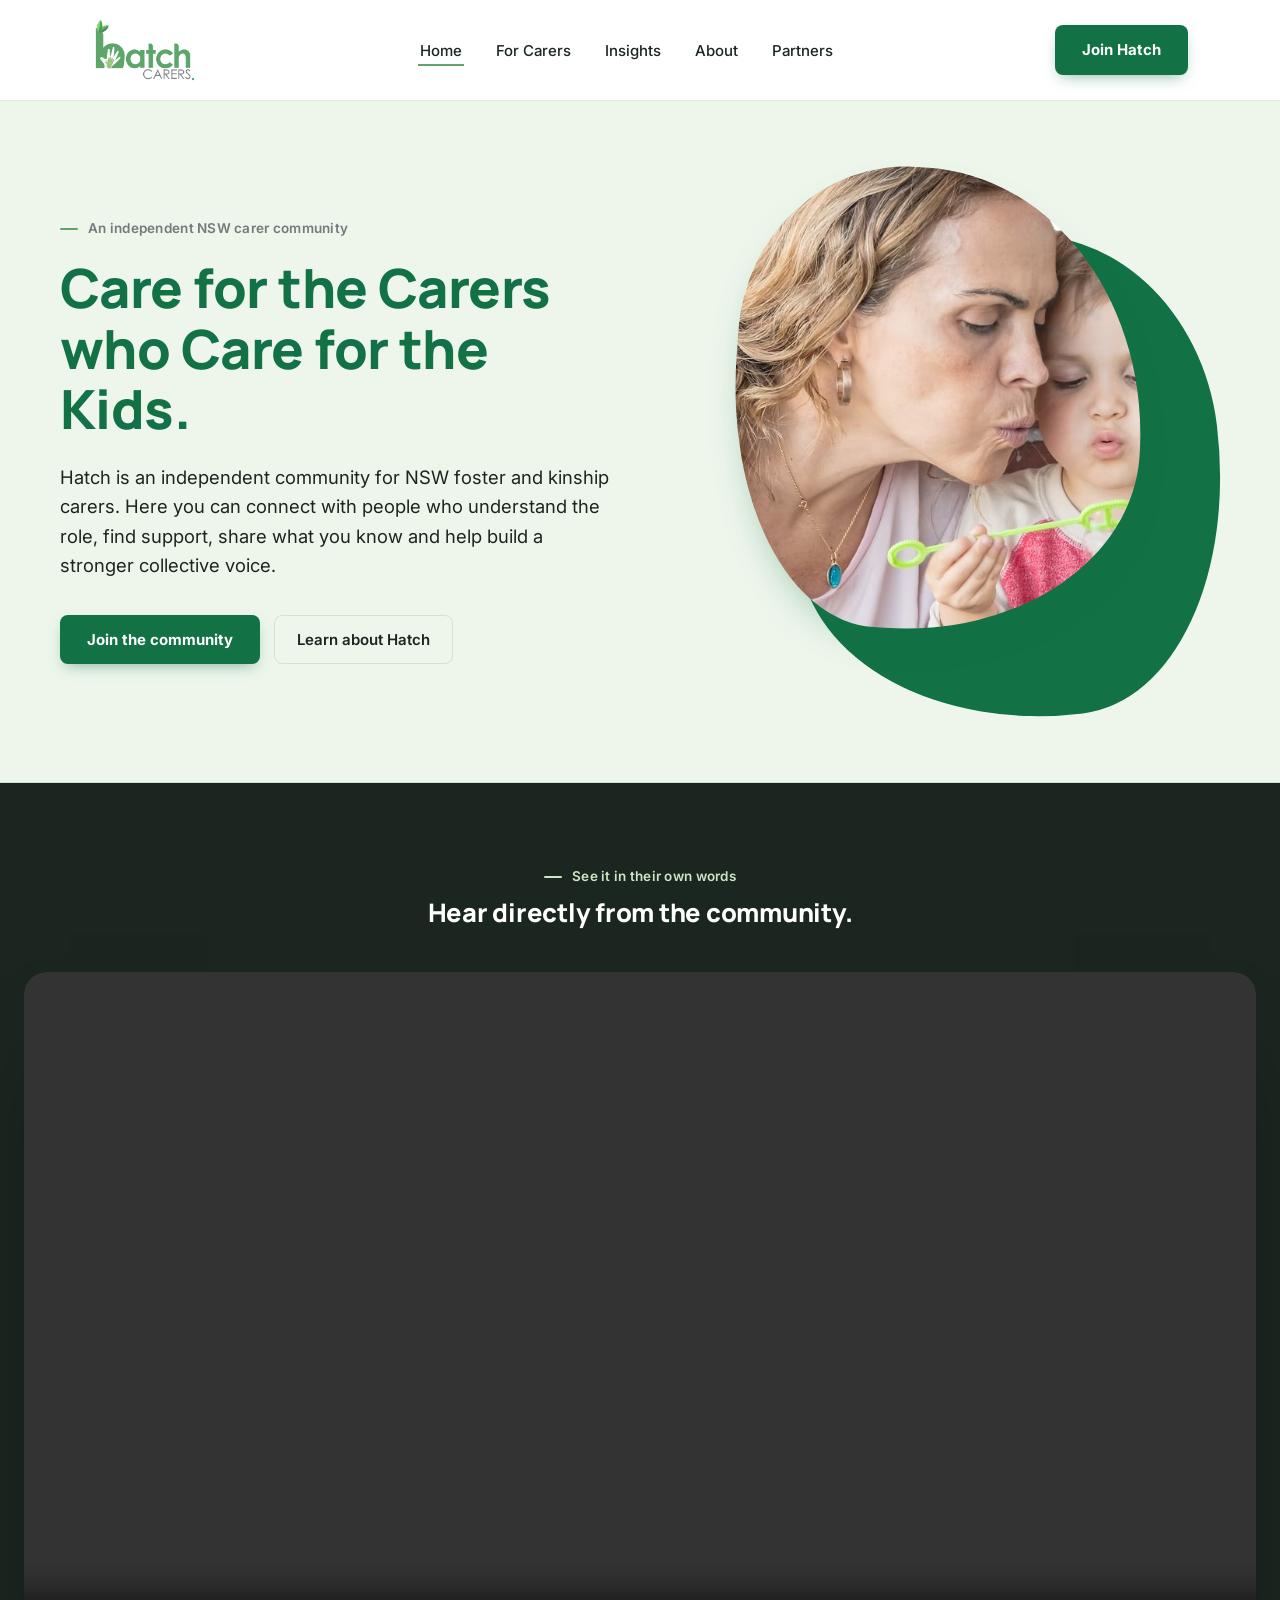
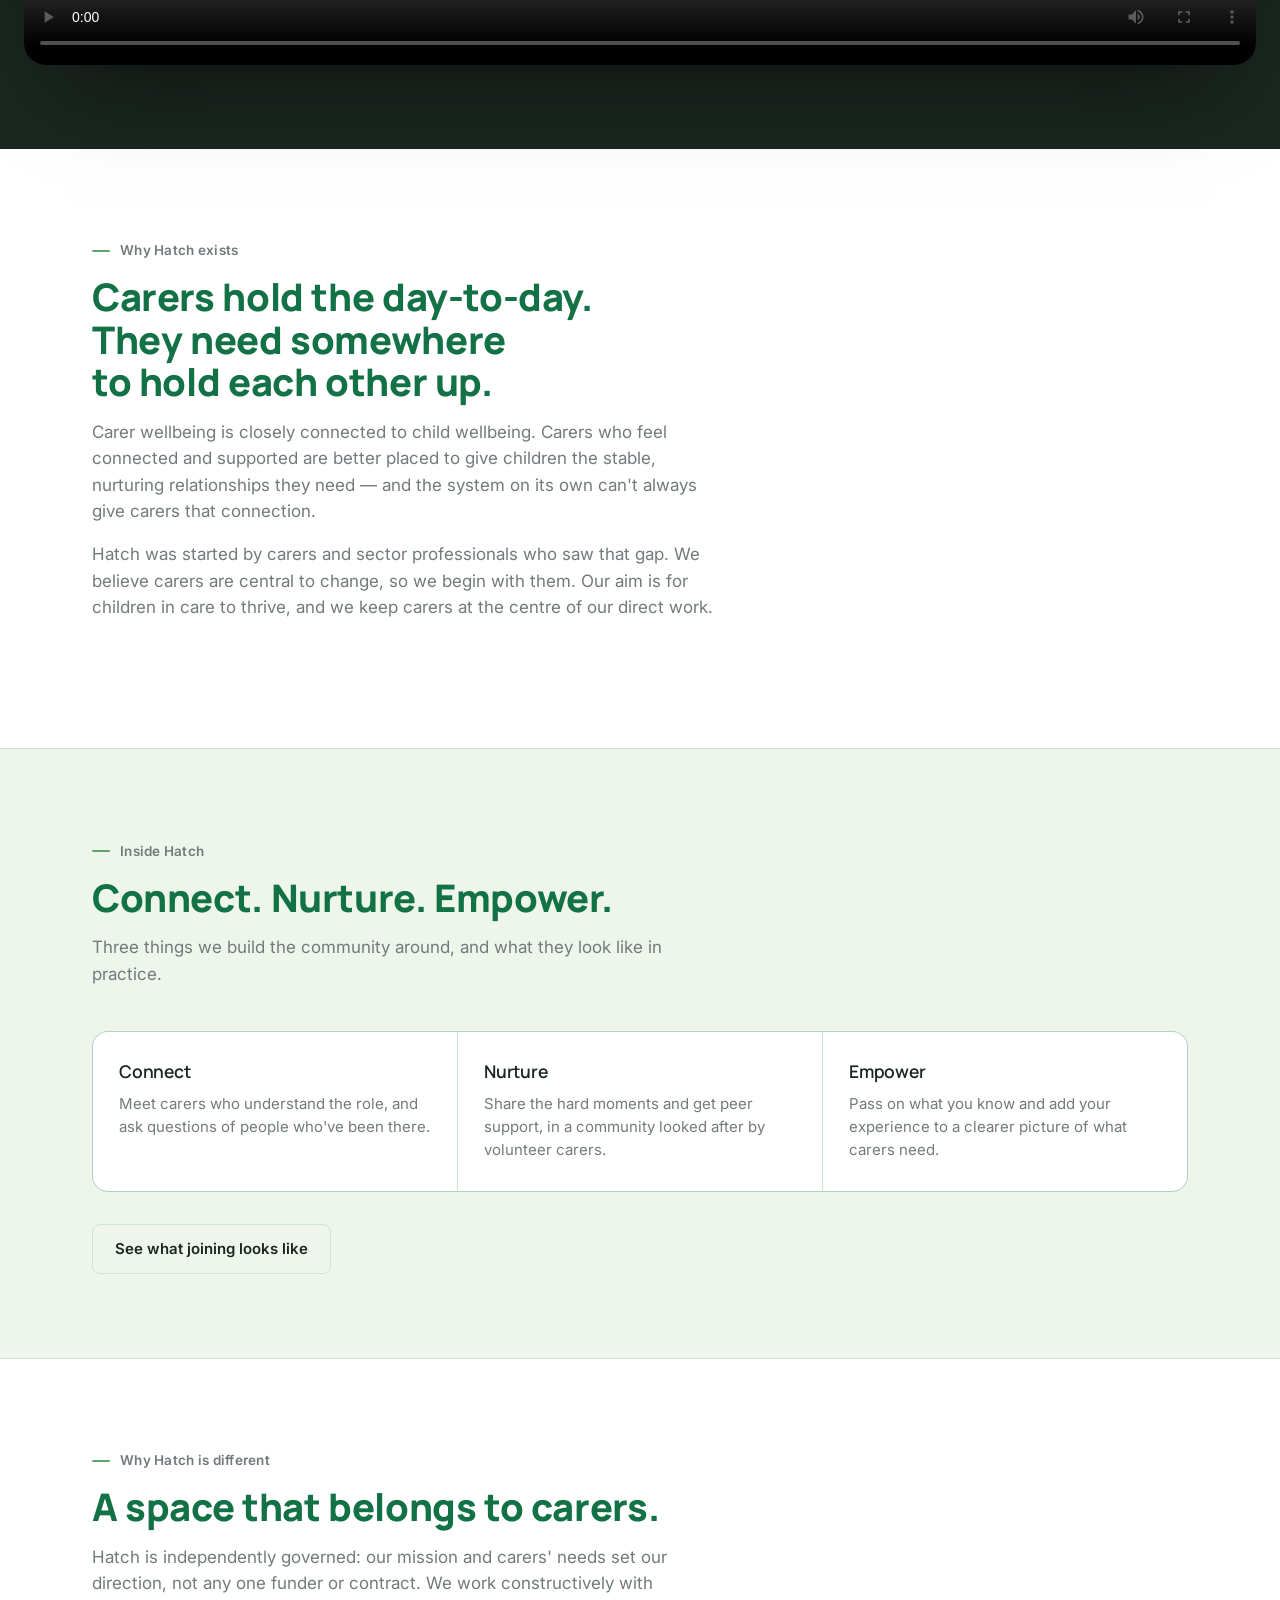
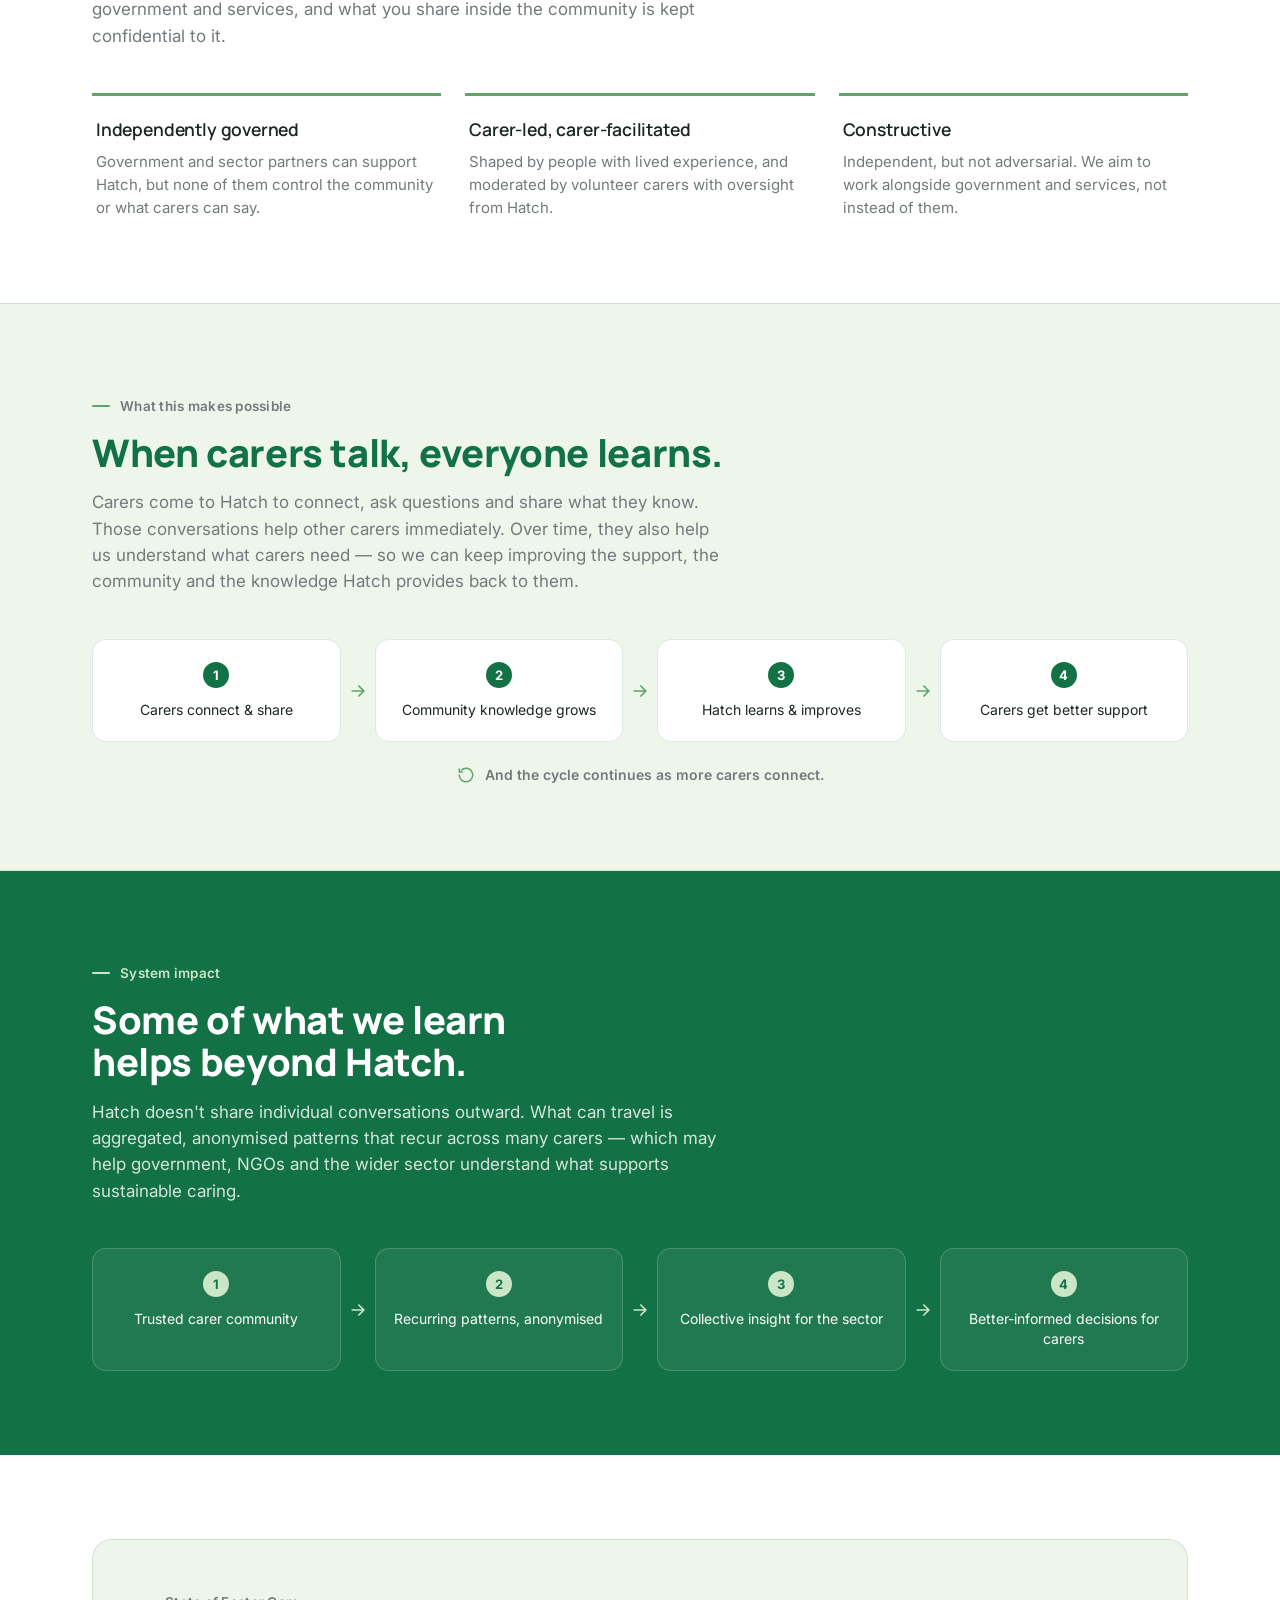
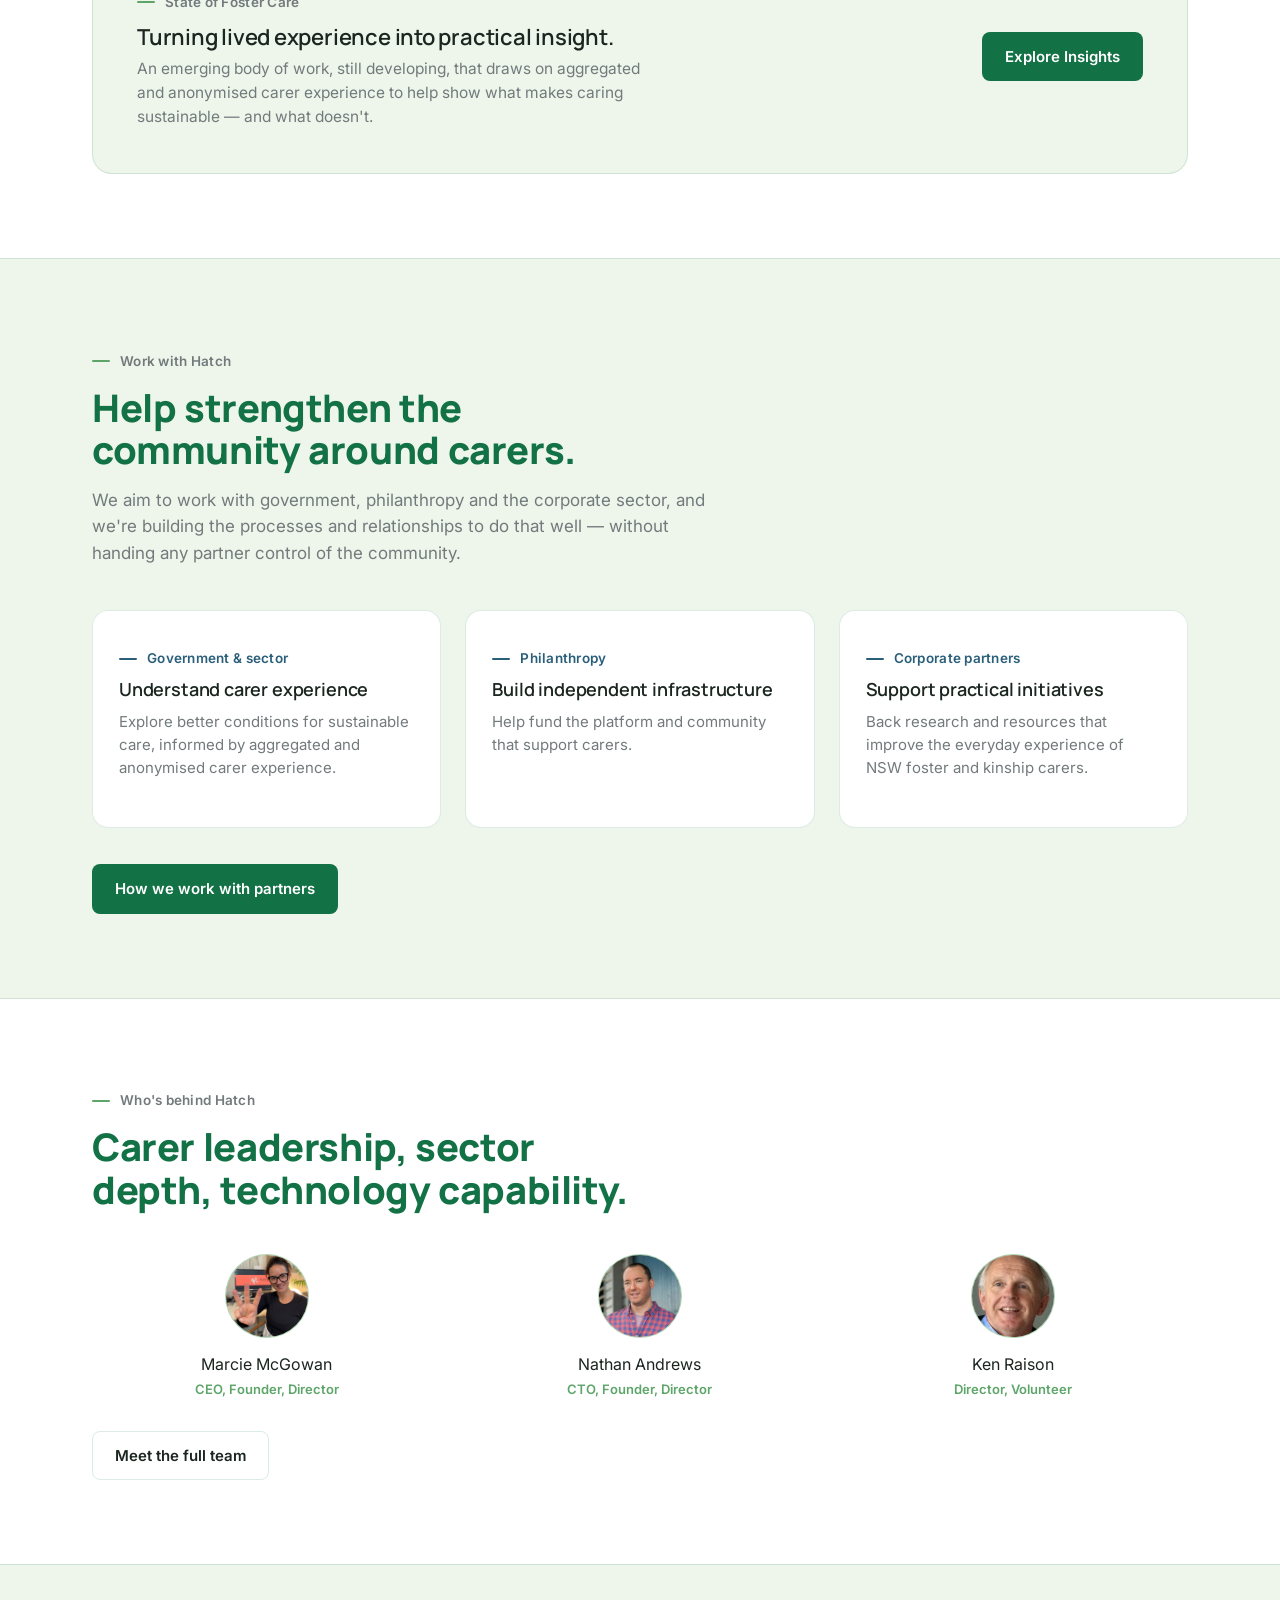
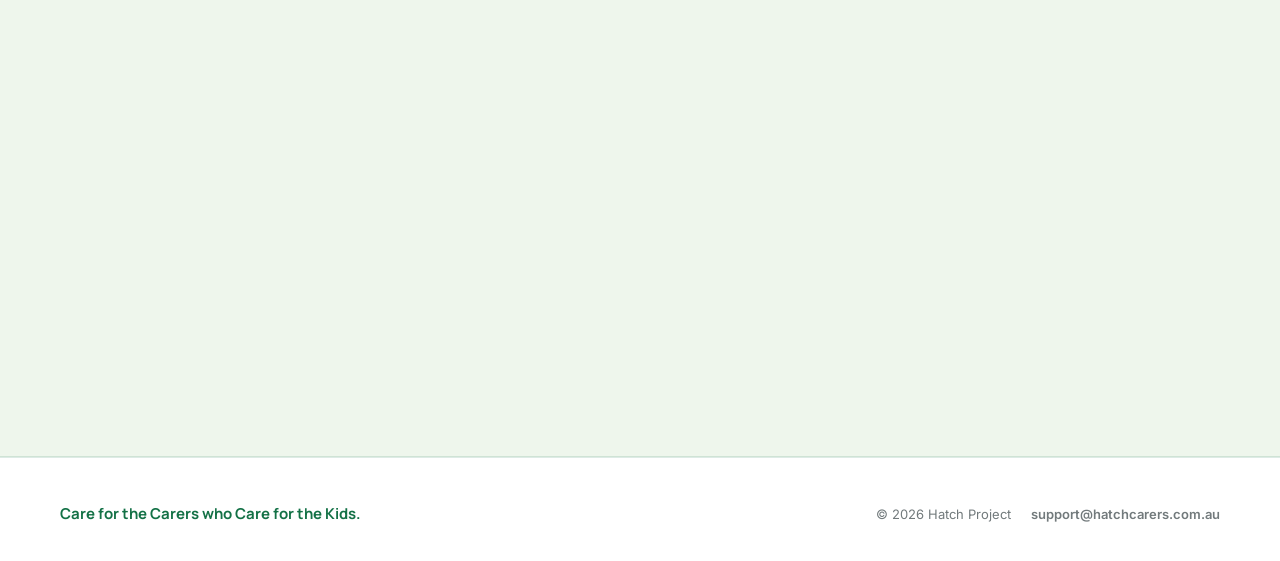
<file: index.html>
<!DOCTYPE html>
<html lang="en">
<head>
<meta charset="UTF-8">
<meta name="viewport" content="width=device-width, initial-scale=1.0">
<title>Hatch Carers — Care for the Carers who Care for the Kids</title>
<meta name="description" content="Hatch is an independent community for NSW foster and kinship carers. Connect with people who understand the role, find support, share what you know and help build a stronger collective voice.">
<link rel="preconnect" href="https://fonts.googleapis.com">
<link rel="preconnect" href="https://fonts.gstatic.com" crossorigin>
<link href="https://fonts.googleapis.com/css2?family=Manrope:wght@600;700;800&family=Inter:wght@400;500;600&display=swap" rel="stylesheet">
<link rel="stylesheet" href="assets/site.css">
<style>
  /* ---------- homepage-only hero ---------- */
  .hero{
    position:relative;
    padding:88px 32px 96px;
    overflow:hidden;
    background:var(--sage-tint);
    border-bottom:1px solid var(--line);
  }
  .hero-grid{
    max-width:var(--max); margin:0 auto;
    display:grid; grid-template-columns:1.1fr 0.9fr;
    gap:56px; align-items:center;
    position:relative; z-index:2;
  }
  .hero h1{ font-size:clamp(34px, 4.6vw, 54px); max-width:15ch; }
  .hero-lede{ margin:24px 0 0; font-size:18.5px; color:var(--ink); max-width:46ch; line-height:1.6; }
  .hero-ctas{ display:flex; gap:14px; margin-top:34px; flex-wrap:wrap; }

  /* ---------- hero photo (two-blob treatment, as approved) ---------- */
  .hero-blob-shadow{
    position:absolute;
    top:10%; left:9%; right:-7%; bottom:-7%;
    background:var(--forest);
    border-radius:58% 42% 39% 61% / 61% 44% 56% 39%;
    transform:rotate(-7deg);
  }
  .hero-blob-photo{
    position:absolute;
    top:-4%; left:-4%; right:11%; bottom:11%;
    border-radius:42% 58% 61% 39% / 39% 61% 42% 58%;
    overflow:hidden;
    transform:rotate(4deg);
    box-shadow:0 18px 40px -18px rgba(19,113,70,0.45);
  }
  .hero-blob-photo img{
    position:absolute; inset:0;
    width:100%; height:100%;
    object-fit:cover; object-position:50% 32%;
    transform:rotate(-4deg) scale(1.22);
  }

  /* ---------- feature video: the human heart of the page ---------- */
  .feature-video{
    background:var(--ink);
    padding:76px 0 84px;
  }
  .feature-video .eyebrow{ color:var(--sage); }
  .feature-video .eyebrow::before{ background:var(--sage); }
  .feature-video h2{ color:#fff; margin-top:12px; }
  .feature-video-stage{
    width:calc(100% - 48px);
    max-width:1400px;
    margin:44px auto 0;
    aspect-ratio:16/9;
    border-radius:22px;
    overflow:hidden;
    background:#000;
    box-shadow:0 50px 90px -45px rgba(0,0,0,0.6);
  }
  .feature-video-stage video{
    display:block; width:100%; height:100%; object-fit:cover;
  }
  @media (max-width:700px){
    .feature-video-stage{ width:100%; border-radius:0; box-shadow:none; }
    .feature-video{ padding:56px 0 64px; }
  }

  @media (max-width: 980px){
    .hero-grid{ grid-template-columns:1fr; }
    .organic-figure{ max-width:320px; margin:0 auto; order:-1; }
  }
  @media (max-width: 760px){
    .hero{ padding:52px 20px 64px; }
  }
</style>
</head>
<body>

<a href="#main" class="skip-link">Skip to content</a>

<header>
  <nav class="nav">
    <a href="index.html" class="logo-link" aria-label="Hatch Carers, home">
      <img src="assets/hatch-logo.png" alt="Hatch Carers">
    </a>

    <button class="nav-toggle" id="navToggle" aria-expanded="false" aria-controls="navLinks" aria-label="Toggle menu">
      <svg viewBox="0 0 24 24" fill="none" stroke-width="2" stroke-linecap="round"><line x1="3" y1="6" x2="21" y2="6"/><line x1="3" y1="12" x2="21" y2="12"/><line x1="3" y1="18" x2="21" y2="18"/></svg>
    </button>

    <ul class="nav-links" id="navLinks">
      <li><a href="index.html" aria-current="page">Home</a></li>
      <li><a href="for-carers.html">For Carers</a></li>
      <li><a href="insights.html">Insights</a></li>
      <li><a href="about.html">About</a></li>
      <li><a href="partners.html">Partners</a></li>
    </ul>

    <div class="nav-cta">
      <a href="join.html" class="btn btn-primary btn-cta">Join Hatch</a>
    </div>
  </nav>
</header>

<main id="main">

  <!-- ================= 1. WHO WE ARE ================= -->
  <section class="hero">
    <div class="hero-grid">
      <div>
        <span class="eyebrow">An independent NSW carer community</span>
        <h1 style="margin-top:18px;">Care for the Carers who Care for the Kids.</h1>
        <p class="hero-lede">
          Hatch is an independent community for NSW foster and kinship carers. Here you
          can connect with people who understand the role, find support, share what you
          know and help build a stronger collective voice.
        </p>
        <div class="hero-ctas">
          <a href="join.html" class="btn btn-primary btn-cta">Join the community</a>
          <a href="about.html" class="btn btn-ghost">Learn about Hatch</a>
        </div>
      </div>

      <div class="organic-figure">
        <div class="hero-visual">
          <div class="hero-blob-shadow"></div>
          <div class="hero-blob-photo">
            <img src="assets/hatch-hero-photo.jpg" alt="">
          </div>
        </div>
      </div>
    </div>
  </section>

  <!-- ================= VIDEO ================= -->
  <section class="feature-video">
    <div class="wrap-narrow" style="text-align:center;">
      <span class="eyebrow" style="justify-content:center;">See it in their own words</span>
      <h2>Hear directly from the community.</h2>
    </div>
    <div class="feature-video-stage reveal">
      <video
        controls
        preload="metadata"
        playsinline
        src="https://video.wixstatic.com/video/26561e_5443d78ac1c54747a25dea208c7080bf/1080p/mp4/file.mp4">
        Your browser doesn't support embedded video.
        <a href="https://video.wixstatic.com/video/26561e_5443d78ac1c54747a25dea208c7080bf/1080p/mp4/file.mp4">Watch it here instead.</a>
      </video>
    </div>
  </section>

  <!-- ================= 2. WHY HATCH EXISTS ================= -->
  <section id="why-hatch">
    <div class="wrap">
      <div class="section-head reveal">
        <span class="eyebrow">Why Hatch exists</span>
        <h2>Carers hold the day&#8209;to&#8209;day. They need somewhere to hold each other up.</h2>
        <p>
          Carer wellbeing is closely connected to child wellbeing. Carers who feel
          connected and supported are better placed to give children the stable, nurturing
          relationships they need &mdash; and the system on its own can't always give
          carers that connection.
        </p>
        <p style="margin-top:16px;">
          Hatch was started by carers and sector professionals who saw that gap. We believe
          carers are central to change, so we begin with them. Our aim is for children in
          care to thrive, and we keep carers at the centre of our direct work.
        </p>
      </div>
    </div>
  </section>

  <!-- ================= 3. THREE PILLARS ================= -->
  <section id="what-you-get" style="background:var(--sage-tint); border-top:1px solid var(--line); border-bottom:1px solid var(--line);">
    <div class="wrap">
      <div class="section-head reveal">
        <span class="eyebrow">Inside Hatch</span>
        <h2>Connect. Nurture. Empower.</h2>
        <p>Three things we build the community around, and what they look like in practice.</p>
      </div>

      <div class="chapter-grid three">
        <div class="chapter-card reveal">
          <h3>Connect</h3>
          <p>Meet carers who understand the role, and ask questions of people who've been there.</p>
        </div>
        <div class="chapter-card reveal">
          <h3>Nurture</h3>
          <p>Share the hard moments and get peer support, in a community looked after by volunteer carers.</p>
        </div>
        <div class="chapter-card reveal">
          <h3>Empower</h3>
          <p>Pass on what you know and add your experience to a clearer picture of what carers need.</p>
        </div>
      </div>

      <div style="margin-top:32px;">
        <a href="for-carers.html" class="btn btn-ghost">See what joining looks like</a>
      </div>
    </div>
  </section>

  <!-- ================= 3b. WHY HATCH IS DIFFERENT ================= -->
  <section>
    <div class="wrap">
      <div class="section-head reveal">
        <span class="eyebrow">Why Hatch is different</span>
        <h2>A space that belongs to carers.</h2>
        <p>
          Hatch is independently governed: our mission and carers' needs set our direction,
          not any one funder or contract. We work constructively with government and
          services, and what you share inside the community is kept confidential to it.
        </p>
      </div>

      <div class="pillar-grid three">
        <div class="pillar reveal">
          <h3>Independently governed</h3>
          <p>Government and sector partners can support Hatch, but none of them control the community or what carers can say.</p>
        </div>
        <div class="pillar reveal">
          <h3>Carer-led, carer-facilitated</h3>
          <p>Shaped by people with lived experience, and moderated by volunteer carers with oversight from Hatch.</p>
        </div>
        <div class="pillar reveal">
          <h3>Constructive</h3>
          <p>Independent, but not adversarial. We aim to work alongside government and services, not instead of them.</p>
        </div>
      </div>
    </div>
  </section>

  <!-- ================= 4. WHAT THIS MAKES POSSIBLE ================= -->
  <section id="collective-voice" style="background:var(--sage-tint); border-top:1px solid var(--line); border-bottom:1px solid var(--line);">
    <div class="wrap">
      <div class="section-head reveal">
        <span class="eyebrow">What this makes possible</span>
        <h2>When carers talk, everyone learns.</h2>
        <p>
          Carers come to Hatch to connect, ask questions and share what they know.
          Those conversations help other carers immediately. Over time, they also help
          us understand what carers need — so we can keep improving the support, the
          community and the knowledge Hatch provides back to them.
        </p>
      </div>

      <div class="loop-wrap reveal">
        <div class="flow">
          <div class="flow-step"><span class="flow-index">1</span><p>Carers connect &amp; share</p></div>
          <div class="flow-arrow"><svg viewBox="0 0 24 24" fill="none" stroke="currentColor" stroke-width="2" stroke-linecap="round"><path d="M5 12h14M13 6l6 6-6 6"/></svg></div>
          <div class="flow-step"><span class="flow-index">2</span><p>Community knowledge grows</p></div>
          <div class="flow-arrow"><svg viewBox="0 0 24 24" fill="none" stroke="currentColor" stroke-width="2" stroke-linecap="round"><path d="M5 12h14M13 6l6 6-6 6"/></svg></div>
          <div class="flow-step"><span class="flow-index">3</span><p>Hatch learns &amp; improves</p></div>
          <div class="flow-arrow"><svg viewBox="0 0 24 24" fill="none" stroke="currentColor" stroke-width="2" stroke-linecap="round"><path d="M5 12h14M13 6l6 6-6 6"/></svg></div>
          <div class="flow-step"><span class="flow-index">4</span><p>Carers get better support</p></div>
        </div>

        <div class="loop-return">
          <svg viewBox="0 0 24 24" fill="none" stroke="currentColor" stroke-width="2" stroke-linecap="round" stroke-linejoin="round"><path d="M3 12a9 9 0 1 0 3-6.7"/><path d="M3 4v4h4"/></svg>
          <span>And the cycle continues as more carers connect.</span>
        </div>
      </div>
    </div>
  </section>

  <!-- ================= 5. IMPACT / SYSTEM CONNECTION ================= -->
  <section class="chain-dark" id="impact">
    <div class="wrap">
      <div class="section-head reveal">
        <span class="eyebrow">System impact</span>
        <h2>Some of what we learn helps beyond Hatch.</h2>
        <p>
          Hatch doesn't share individual conversations outward. What can travel is
          aggregated, anonymised patterns that recur across many carers &mdash; which may
          help government, NGOs and the wider sector understand what supports sustainable
          caring.
        </p>
      </div>

      <div class="flow reveal">
        <div class="flow-step"><span class="flow-index">1</span><p>Trusted carer community</p></div>
        <div class="flow-arrow"><svg viewBox="0 0 24 24" fill="none" stroke="currentColor" stroke-width="2" stroke-linecap="round"><path d="M5 12h14M13 6l6 6-6 6"/></svg></div>
        <div class="flow-step"><span class="flow-index">2</span><p>Recurring patterns, anonymised</p></div>
        <div class="flow-arrow"><svg viewBox="0 0 24 24" fill="none" stroke="currentColor" stroke-width="2" stroke-linecap="round"><path d="M5 12h14M13 6l6 6-6 6"/></svg></div>
        <div class="flow-step"><span class="flow-index">3</span><p>Collective insight for the sector</p></div>
        <div class="flow-arrow"><svg viewBox="0 0 24 24" fill="none" stroke="currentColor" stroke-width="2" stroke-linecap="round"><path d="M5 12h14M13 6l6 6-6 6"/></svg></div>
        <div class="flow-step"><span class="flow-index">4</span><p>Better-informed decisions for carers</p></div>
      </div>
    </div>
  </section>

  <section style="background:var(--paper);">
    <div class="wrap">
      <div class="cta-card reveal">
        <div>
          <span class="eyebrow">State of Foster Care</span>
          <h3>Turning lived experience into practical insight.</h3>
          <p>An emerging body of work, still developing, that draws on aggregated and anonymised
             carer experience to help show what makes caring sustainable &mdash; and what doesn't.</p>
        </div>
        <div class="cta-actions">
          <a href="insights.html" class="btn btn-primary">Explore Insights</a>
        </div>
      </div>
    </div>
  </section>

  <!-- ================= 6. FOR PARTNERS ================= -->
  <section style="background:var(--sage-tint); border-top:1px solid var(--line); border-bottom:1px solid var(--line);">
    <div class="wrap">
      <div class="section-head reveal">
        <span class="eyebrow">Work with Hatch</span>
        <h2>Help strengthen the community around carers.</h2>
        <p>We aim to work with government, philanthropy and the corporate sector, and we're building the processes and relationships to do that well &mdash; without handing any partner control of the community.</p>
      </div>

      <div class="partner-grid">
        <div class="partner-card reveal">
          <span class="eyebrow">Government &amp; sector</span>
          <h3>Understand carer experience</h3>
          <p>Explore better conditions for sustainable care, informed by aggregated and anonymised carer experience.</p>
        </div>
        <div class="partner-card reveal">
          <span class="eyebrow">Philanthropy</span>
          <h3>Build independent infrastructure</h3>
          <p>Help fund the platform and community that support carers.</p>
        </div>
        <div class="partner-card reveal">
          <span class="eyebrow">Corporate partners</span>
          <h3>Support practical initiatives</h3>
          <p>Back research and resources that improve the everyday experience of NSW foster and kinship carers.</p>
        </div>
      </div>

      <div style="margin-top:36px;">
        <a href="partners.html" class="btn btn-primary">How we work with partners</a>
      </div>
    </div>
  </section>

  <!-- ================= TEAM PREVIEW ================= -->
  <section>
    <div class="wrap">
      <div class="section-head reveal">
        <span class="eyebrow">Who's behind Hatch</span>
        <h2>Carer leadership, sector depth, technology capability.</h2>
      </div>

      <div class="team-preview-grid reveal">
        <div class="team-preview-card">
          <img src="assets/team/marcie.jpg" alt="Marcie McGowan">
          <div class="team-name">Marcie McGowan</div>
          <div class="team-title">CEO, Founder, Director</div>
        </div>
        <div class="team-preview-card">
          <img src="assets/team/nathan.jpeg" alt="Nathan Andrews">
          <div class="team-name">Nathan Andrews</div>
          <div class="team-title">CTO, Founder, Director</div>
        </div>
        <div class="team-preview-card">
          <img src="assets/team/ken.png" alt="Ken Raison">
          <div class="team-name">Ken Raison</div>
          <div class="team-title">Director, Volunteer</div>
        </div>
      </div>

      <div style="margin-top:32px;">
        <a href="about.html#team" class="btn btn-ghost">Meet the full team</a>
      </div>
    </div>
  </section>

  <!-- ================= CONTACT ================= -->
  <section id="contact" style="background:var(--sage-tint); border-top:1px solid var(--line); border-bottom:1px solid var(--line);">
    <div class="wrap">
      <div class="contact-simple reveal">
        <span class="eyebrow">Get in touch</span>
        <h2>Have a question?</h2>
        <p>
          If you're a NSW foster or kinship carer ready to join, head to the
          <a href="join.html">application form</a>. If you'd like to volunteer, collaborate
          or partner with us, send us an email.
        </p>
        <a href="mailto:support@hatchcarers.com.au" class="btn btn-primary">Email support@hatchcarers.com.au</a>

        <div class="socials">
          <a class="social-link" href="https://www.facebook.com/p/Hatch-Project-100087091806717" aria-label="Hatch Carers on Facebook">
            <svg viewBox="0 0 24 24" fill="none" stroke-width="1.8"><path d="M14 9h3V6h-3a4 4 0 0 0-4 4v2H7v3h3v6h3v-6h3l1-3h-4v-2a1 1 0 0 1 1-1Z"/></svg>
          </a>
          <a class="social-link" href="https://www.linkedin.com/company/hatchcarers/" aria-label="Hatch Carers on LinkedIn">
            <svg viewBox="0 0 24 24" fill="none" stroke-width="1.8"><rect x="3" y="3" width="18" height="18" rx="2"/><path d="M7 10v7M7 7v.01M12 17v-4.5a2.5 2.5 0 0 1 5 0V17M12 10v7"/></svg>
          </a>
          <a class="social-link" href="https://www.instagram.com/" aria-label="Hatch Carers on Instagram">
            <svg viewBox="0 0 24 24" fill="none" stroke-width="1.8"><rect x="3" y="3" width="18" height="18" rx="5"/><circle cx="12" cy="12" r="3.5"/><circle cx="17.2" cy="6.8" r="1"/></svg>
          </a>
        </div>
      </div>
    </div>
  </section>

</main>

<footer>
  <div class="footer-inner">
    <span class="footer-mission">Care for the Carers who Care for the Kids.</span>
    <span class="footer-meta">
      <span>© <span id="year"></span> Hatch Project</span>
      <a href="mailto:support@hatchcarers.com.au">support@hatchcarers.com.au</a>
    </span>
  </div>
</footer>

<script src="assets/site.js"></script>
</body>
</html>
</file>
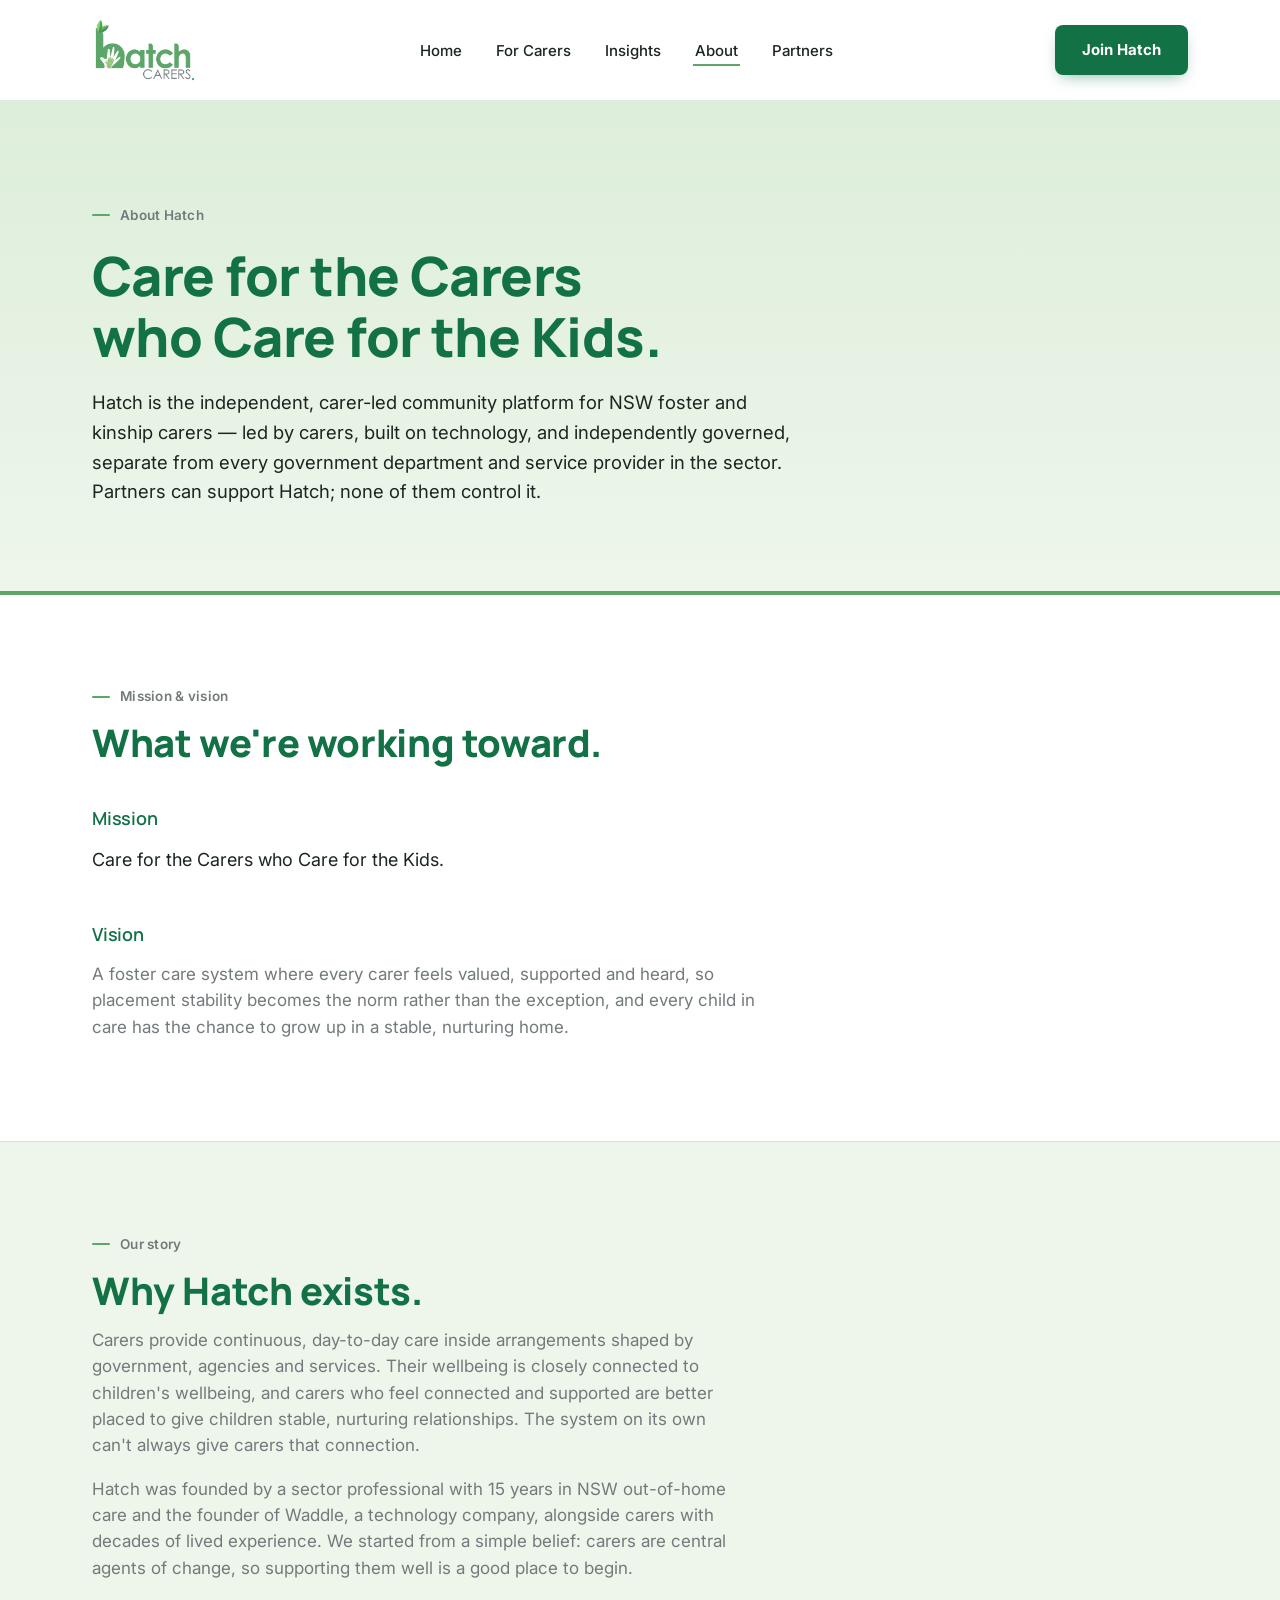
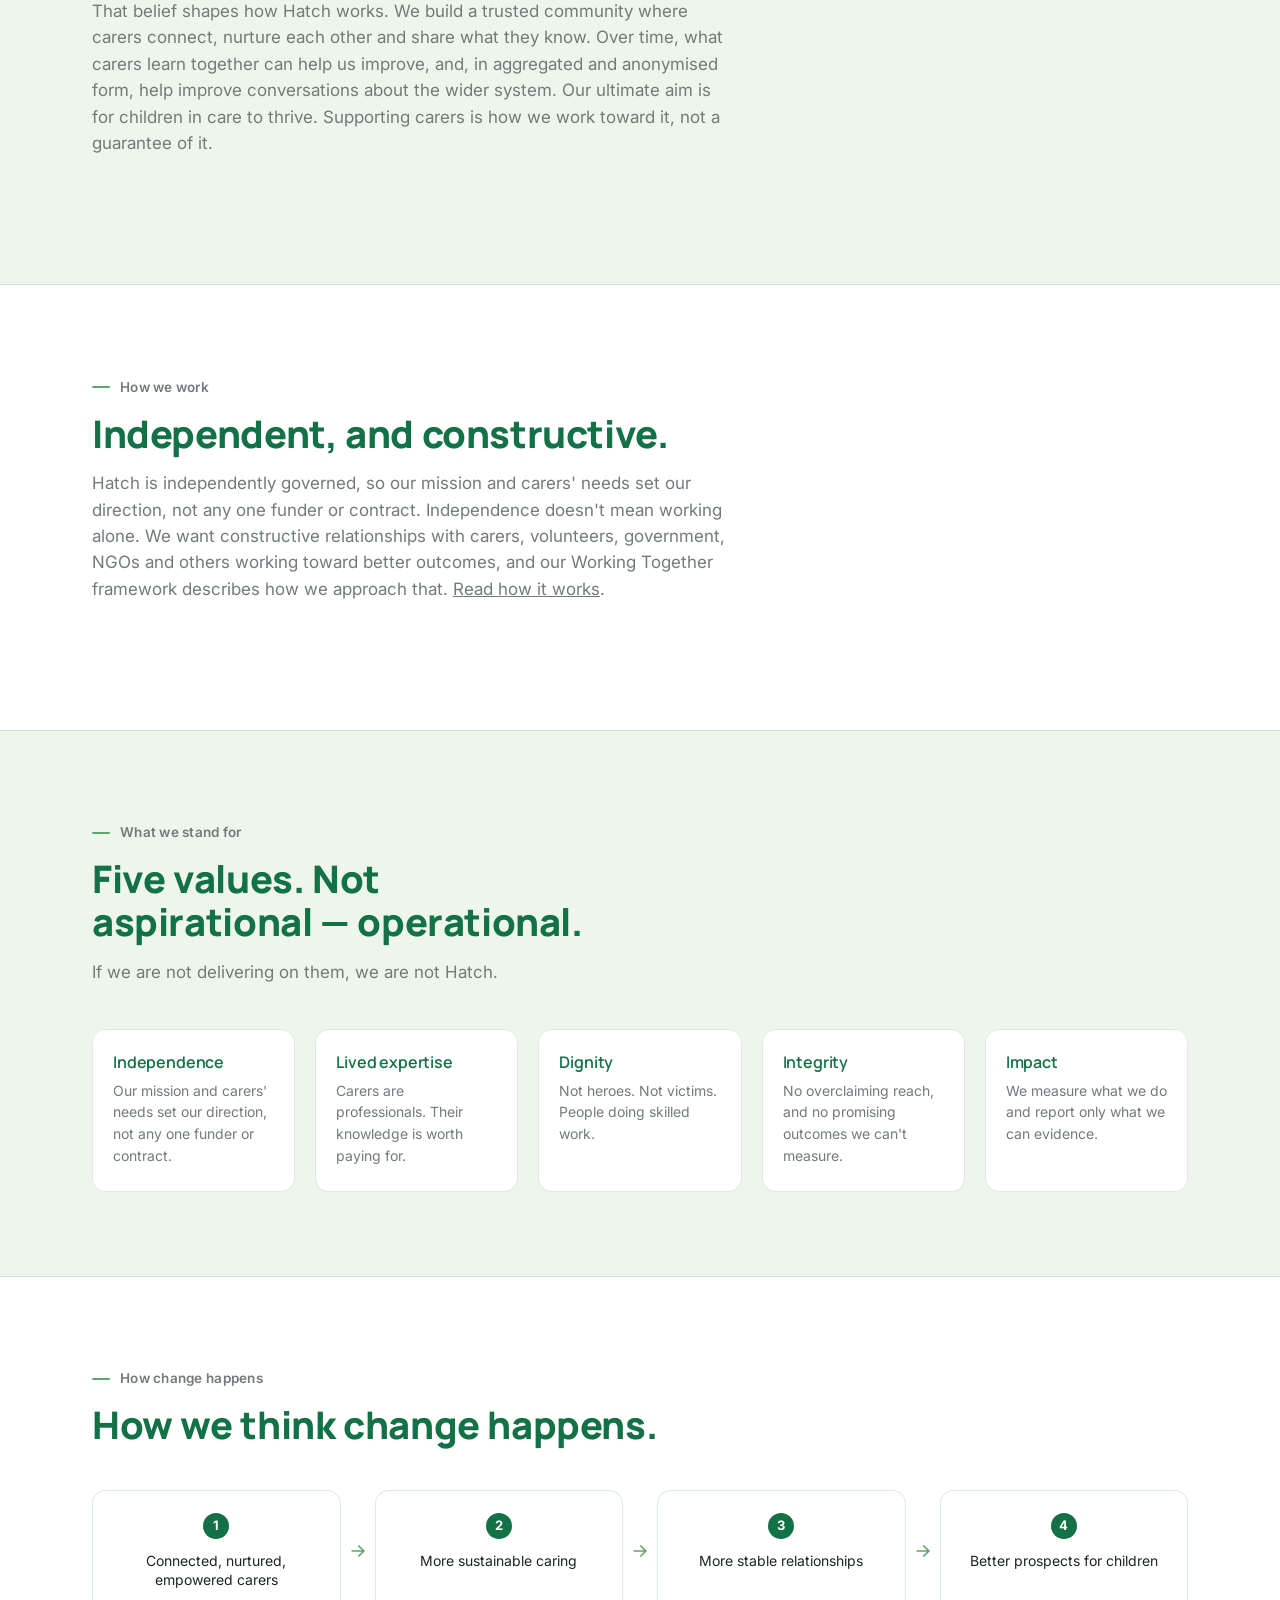
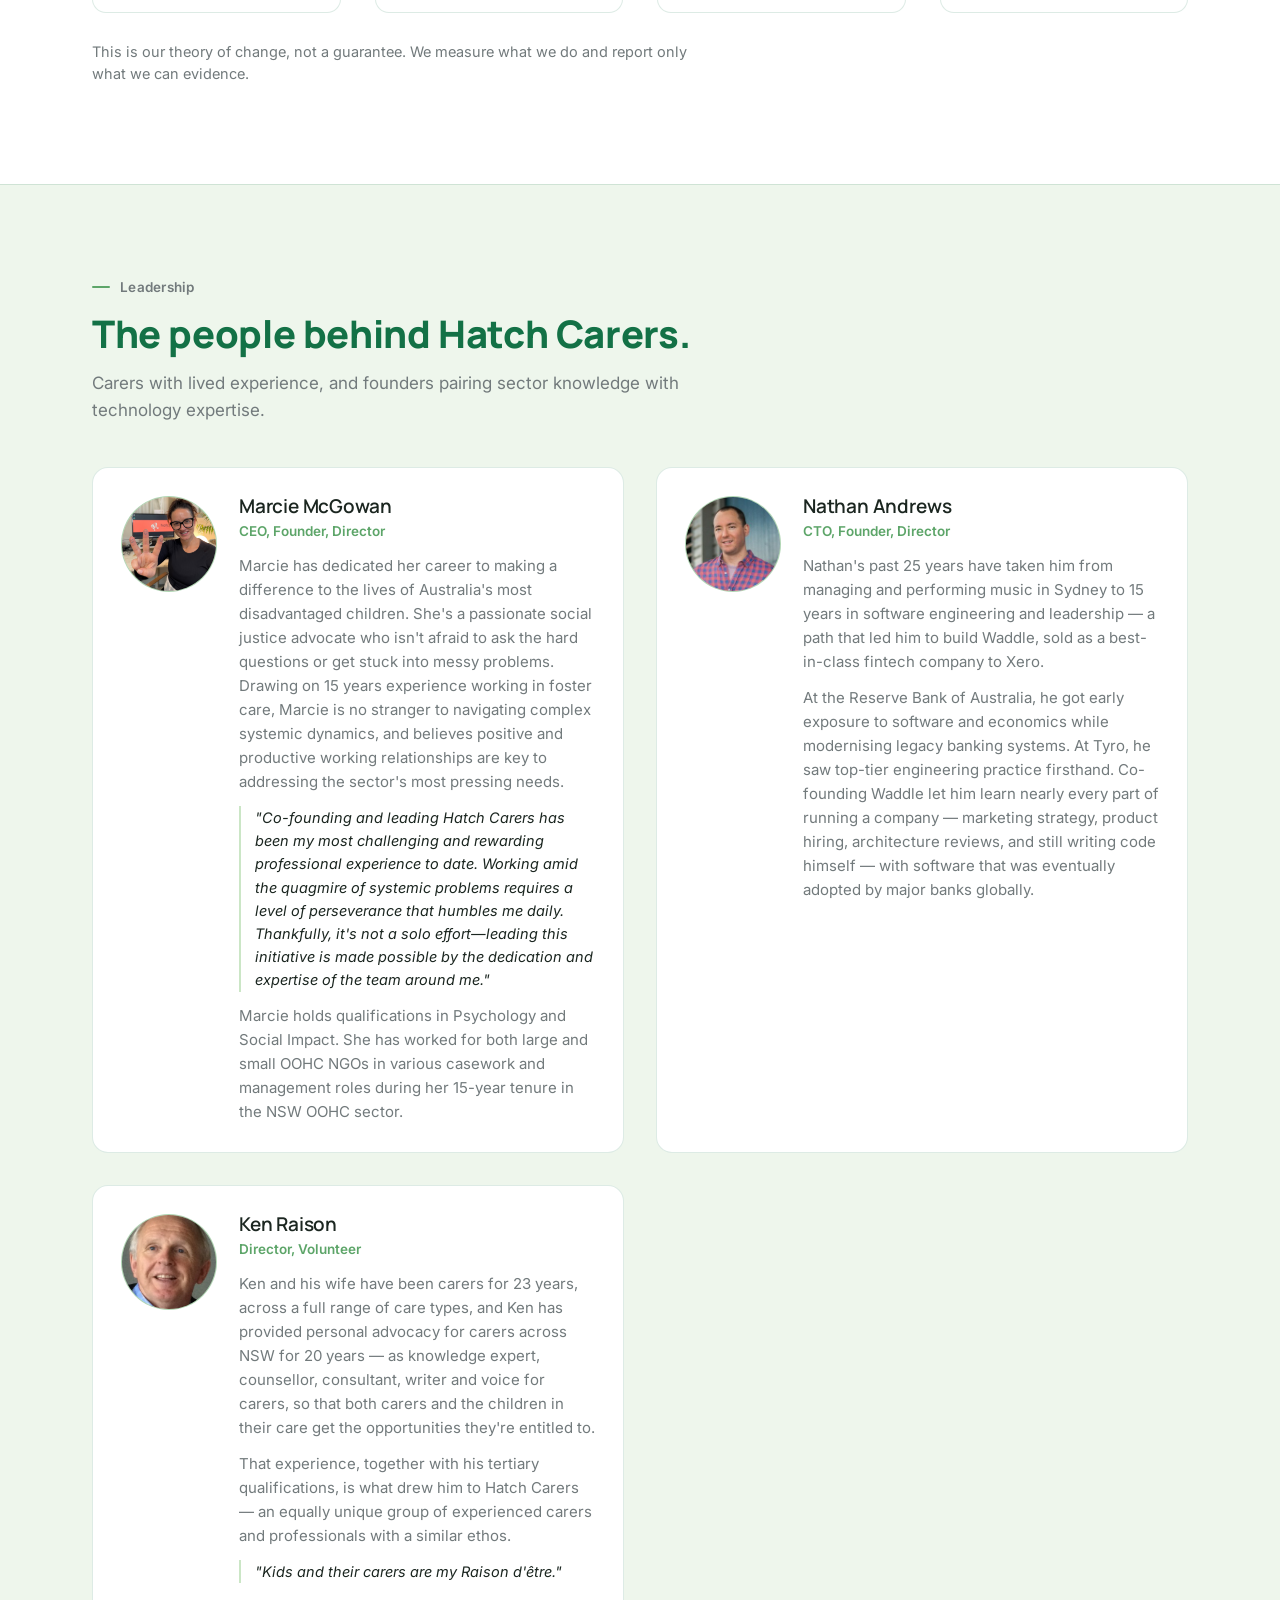
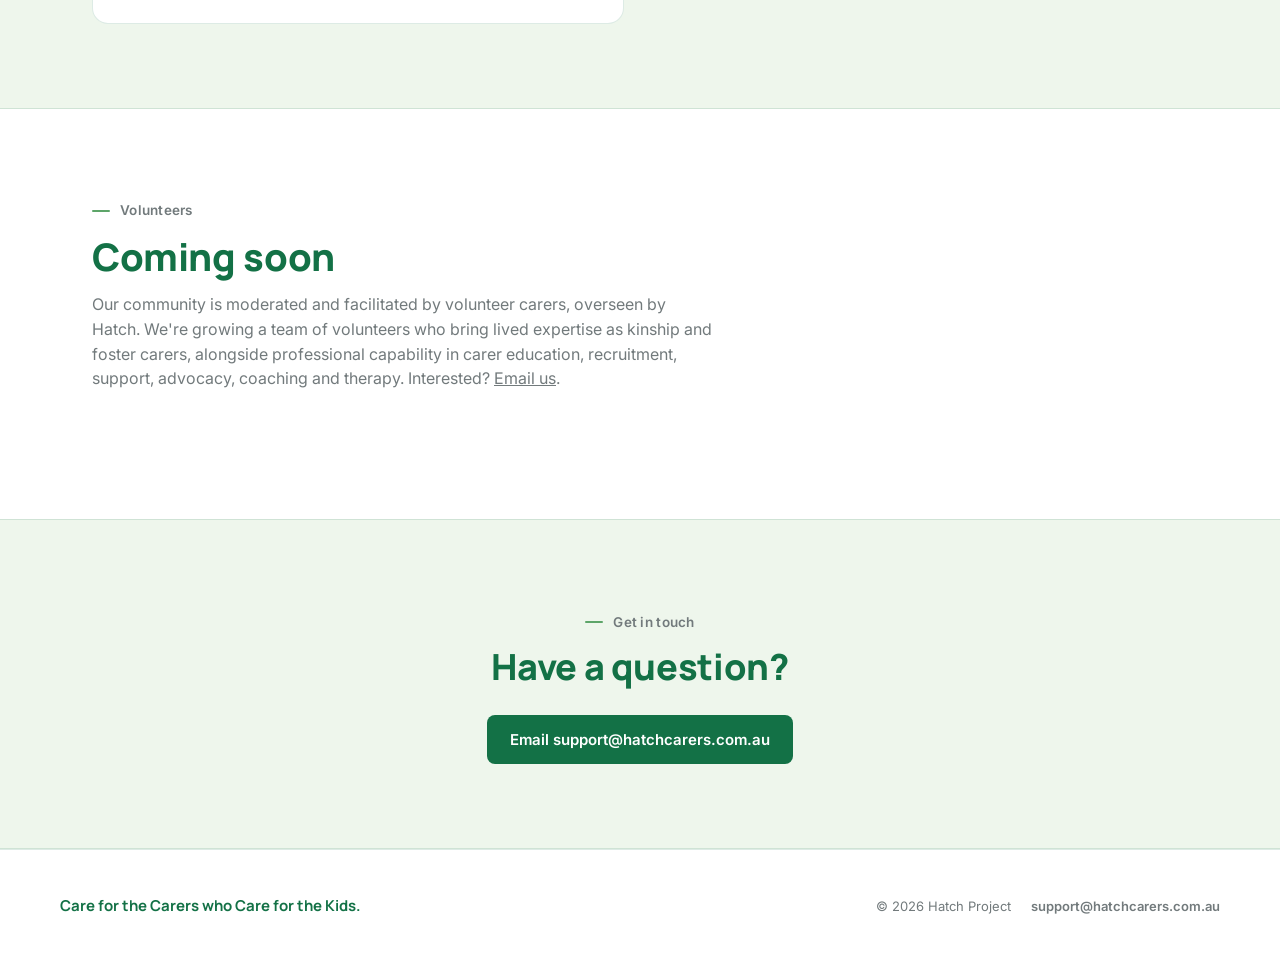
<file: about.html>
<!DOCTYPE html>
<html lang="en">
<head>
<meta charset="UTF-8">
<meta name="viewport" content="width=device-width, initial-scale=1.0">
<title>About — Hatch Carers</title>
<meta name="description" content="Hatch's mission, vision, values, story and the team behind the community.">
<link rel="preconnect" href="https://fonts.googleapis.com">
<link rel="preconnect" href="https://fonts.gstatic.com" crossorigin>
<link href="https://fonts.googleapis.com/css2?family=Manrope:wght@600;700;800&family=Inter:wght@400;500;600&display=swap" rel="stylesheet">
<link rel="stylesheet" href="assets/site.css">
<style>
  .volunteers{ background:var(--paper); }
  .volunteers p.coming-soon{ color:var(--warm-grey); font-size:16px; margin-top:14px; }
</style>
</head>
<body>

<a href="#main" class="skip-link">Skip to content</a>

<header>
  <nav class="nav">
    <a href="index.html" class="logo-link" aria-label="Hatch Carers, home">
      <img src="assets/hatch-logo.png" alt="Hatch Carers">
    </a>
    <button class="nav-toggle" id="navToggle" aria-expanded="false" aria-controls="navLinks" aria-label="Toggle menu">
      <svg viewBox="0 0 24 24" fill="none" stroke-width="2" stroke-linecap="round"><line x1="3" y1="6" x2="21" y2="6"/><line x1="3" y1="12" x2="21" y2="12"/><line x1="3" y1="18" x2="21" y2="18"/></svg>
    </button>
    <ul class="nav-links" id="navLinks">
      <li><a href="index.html">Home</a></li>
      <li><a href="for-carers.html">For Carers</a></li>
      <li><a href="insights.html">Insights</a></li>
      <li><a href="about.html" aria-current="page">About</a></li>
      <li><a href="partners.html">Partners</a></li>
    </ul>
    <div class="nav-cta">
      <a href="join.html" class="btn btn-primary btn-cta">Join Hatch</a>
    </div>
  </nav>
</header>

<main id="main">

  <section class="page-hero">
    <div class="page-hero-inner">
      <span class="eyebrow">About Hatch</span>
      <h1>Care for the Carers who Care for the Kids.</h1>
      <p>
        Hatch is the independent, carer-led community platform for NSW foster and
        kinship carers — led by carers, built on technology, and independently governed,
        separate from every government department and service provider in the sector.
        Partners can support Hatch; none of them control it.
      </p>
    </div>
  </section>

  <!-- MISSION / VISION -->
  <section>
    <div class="wrap-narrow">
      <div class="section-head reveal">
        <span class="eyebrow">Mission &amp; vision</span>
        <h2>What we're working toward.</h2>
      </div>
      <div class="reveal" style="display:grid; gap:32px;">
        <div>
          <h3 style="color:var(--forest); font-size:18px;">Mission</h3>
          <p style="font-size:18px; color:var(--ink);">Care for the Carers who Care for the Kids.</p>
        </div>
        <div>
          <h3 style="color:var(--forest); font-size:18px;">Vision</h3>
          <p style="font-size:17px; color:var(--warm-grey);">
            A foster care system where every carer feels valued, supported and heard, so
            placement stability becomes the norm rather than the exception, and every
            child in care has the chance to grow up in a stable, nurturing home.
          </p>
        </div>
      </div>
    </div>
  </section>

  <!-- STORY -->
  <section style="background:var(--sage-tint); border-top:1px solid var(--line); border-bottom:1px solid var(--line);">
    <div class="wrap-narrow">
      <div class="section-head reveal">
        <span class="eyebrow">Our story</span>
        <h2>Why Hatch exists.</h2>
        <p>
          Carers provide continuous, day-to-day care inside arrangements shaped by
          government, agencies and services. Their wellbeing is closely connected to
          children's wellbeing, and carers who feel connected and supported are better
          placed to give children stable, nurturing relationships. The system on its own
          can't always give carers that connection.
        </p>
        <p style="margin-top:16px;">
          Hatch was founded by a sector professional with 15 years in NSW out-of-home care
          and the founder of Waddle, a technology company, alongside carers with decades of
          lived experience. We started from a simple belief: carers are central agents of
          change, so supporting them well is a good place to begin.
        </p>
        <p style="margin-top:16px;">
          That belief shapes how Hatch works. We build a trusted community where carers
          connect, nurture each other and share what they know. Over time, what carers
          learn together can help us improve, and, in aggregated and anonymised form, help
          improve conversations about the wider system. Our ultimate aim is for children
          in care to thrive. Supporting carers is how we work toward it, not a guarantee of it.
        </p>
      </div>
    </div>
  </section>

  <!-- HOW WE WORK -->
  <section>
    <div class="wrap-narrow">
      <div class="section-head reveal">
        <span class="eyebrow">How we work</span>
        <h2>Independent, and constructive.</h2>
        <p>
          Hatch is independently governed, so our mission and carers' needs set our direction,
          not any one funder or contract. Independence doesn't mean working alone. We want
          constructive relationships with carers, volunteers, government, NGOs and others
          working toward better outcomes, and our Working Together framework describes
          how we approach that. <a href="partners.html#working-together">Read how it works</a>.
        </p>
      </div>
    </div>
  </section>

  <!-- VALUES -->
  <section style="background:var(--sage-tint); border-top:1px solid var(--line); border-bottom:1px solid var(--line);">
    <div class="wrap">
      <div class="section-head reveal">
        <span class="eyebrow">What we stand for</span>
        <h2>Five values. Not aspirational — operational.</h2>
        <p>If we are not delivering on them, we are not Hatch.</p>
      </div>
      <div class="value-list">
        <div class="value reveal">
          <h3>Independence</h3>
          <p>Our mission and carers' needs set our direction, not any one funder or contract.</p>
        </div>
        <div class="value reveal">
          <h3>Lived expertise</h3>
          <p>Carers are professionals. Their knowledge is worth paying for.</p>
        </div>
        <div class="value reveal">
          <h3>Dignity</h3>
          <p>Not heroes. Not victims. People doing skilled work.</p>
        </div>
        <div class="value reveal">
          <h3>Integrity</h3>
          <p>No overclaiming reach, and no promising outcomes we can't measure.</p>
        </div>
        <div class="value reveal">
          <h3>Impact</h3>
          <p>We measure what we do and report only what we can evidence.</p>
        </div>
      </div>
    </div>
  </section>

  <!-- THEORY OF CHANGE -->
  <section>
    <div class="wrap">
      <div class="section-head reveal">
        <span class="eyebrow">How change happens</span>
        <h2>How we think change happens.</h2>
      </div>
      <div class="flow reveal">
        <div class="flow-step"><span class="flow-index">1</span><p>Connected, nurtured, empowered carers</p></div>
        <div class="flow-arrow"><svg viewBox="0 0 24 24" fill="none" stroke="currentColor" stroke-width="2" stroke-linecap="round"><path d="M5 12h14M13 6l6 6-6 6"/></svg></div>
        <div class="flow-step"><span class="flow-index">2</span><p>More sustainable caring</p></div>
        <div class="flow-arrow"><svg viewBox="0 0 24 24" fill="none" stroke="currentColor" stroke-width="2" stroke-linecap="round"><path d="M5 12h14M13 6l6 6-6 6"/></svg></div>
        <div class="flow-step"><span class="flow-index">3</span><p>More stable relationships</p></div>
        <div class="flow-arrow"><svg viewBox="0 0 24 24" fill="none" stroke="currentColor" stroke-width="2" stroke-linecap="round"><path d="M5 12h14M13 6l6 6-6 6"/></svg></div>
        <div class="flow-step"><span class="flow-index">4</span><p>Better prospects for children</p></div>
      </div>
      <p class="note-small">This is our theory of change, not a guarantee. We measure what we do and report only what we can evidence.</p>
    </div>
  </section>

  <!-- TEAM (full) -->
  <section id="team" style="background:var(--sage-tint); border-top:1px solid var(--line); border-bottom:1px solid var(--line);">
    <div class="wrap">
      <div class="section-head reveal">
        <span class="eyebrow">Leadership</span>
        <h2>The people behind Hatch Carers.</h2>
        <p>
          Carers with lived experience, and founders pairing sector knowledge with
          technology expertise.
        </p>
      </div>

      <div class="team-grid">

        <article class="team-card reveal">
          <img class="team-photo" src="assets/team/marcie.jpg" alt="Marcie McGowan">
          <div>
            <h3 class="team-name">Marcie McGowan</h3>
            <span class="team-title">CEO, Founder, Director</span>
            <div class="team-bio">
              <p>
                Marcie has dedicated her career to making a difference to the lives of
                Australia's most disadvantaged children. She's a passionate social justice
                advocate who isn't afraid to ask the hard questions or get stuck into messy
                problems. Drawing on 15 years experience working in foster care, Marcie is
                no stranger to navigating complex systemic dynamics, and believes positive
                and productive working relationships are key to addressing the sector's
                most pressing needs.
              </p>
              <blockquote>
                "Co-founding and leading Hatch Carers has been my most challenging and
                rewarding professional experience to date. Working amid the quagmire of
                systemic problems requires a level of perseverance that humbles me daily.
                Thankfully, it's not a solo effort—leading this initiative is made possible
                by the dedication and expertise of the team around me."
              </blockquote>
              <p>
                Marcie holds qualifications in Psychology and Social Impact. She has worked
                for both large and small OOHC NGOs in various casework and management roles
                during her 15-year tenure in the NSW OOHC sector.
              </p>
            </div>
          </div>
        </article>

        <article class="team-card reveal">
          <img class="team-photo" src="assets/team/nathan.jpeg" alt="Nathan Andrews">
          <div>
            <h3 class="team-name">Nathan Andrews</h3>
            <span class="team-title">CTO, Founder, Director</span>
            <div class="team-bio">
              <p>
                Nathan's past 25 years have taken him from managing and performing music
                in Sydney to 15 years in software engineering and leadership — a path that
                led him to build Waddle, sold as a best-in-class fintech company to Xero.
              </p>
              <p>
                At the Reserve Bank of Australia, he got early exposure to software and
                economics while modernising legacy banking systems. At Tyro, he saw
                top-tier engineering practice firsthand. Co-founding Waddle let him learn
                nearly every part of running a company — marketing strategy, product
                hiring, architecture reviews, and still writing code himself — with
                software that was eventually adopted by major banks globally.
              </p>
            </div>
          </div>
        </article>

        <article class="team-card reveal">
          <img class="team-photo" src="assets/team/ken.png" alt="Ken Raison">
          <div>
            <h3 class="team-name">Ken Raison</h3>
            <span class="team-title">Director, Volunteer</span>
            <div class="team-bio">
              <p>
                Ken and his wife have been carers for 23 years, across a full range of
                care types, and Ken has provided personal advocacy for carers across NSW
                for 20 years — as knowledge expert, counsellor, consultant, writer and
                voice for carers, so that both carers and the children in their care get
                the opportunities they're entitled to.
              </p>
              <p>
                That experience, together with his tertiary qualifications, is what drew
                him to Hatch Carers — an equally unique group of experienced carers and
                professionals with a similar ethos.
              </p>
              <blockquote>
                "Kids and their carers are my Raison d'être."
              </blockquote>
            </div>
          </div>
        </article>

      </div>
    </div>
  </section>

  <section class="volunteers">
    <div class="wrap reveal">
      <div class="section-head">
        <span class="eyebrow">Volunteers</span>
        <h2>Coming soon</h2>
        <p class="coming-soon">Our community is moderated and facilitated by volunteer carers, overseen by Hatch. We're growing a team of volunteers who bring lived expertise as kinship and foster carers, alongside professional capability in carer education, recruitment, support, advocacy, coaching and therapy. Interested? <a href="mailto:support@hatchcarers.com.au?subject=Volunteering%20with%20Hatch">Email us</a>.</p>
      </div>
    </div>
  </section>

  <section id="contact" style="background:var(--sage-tint); border-top:1px solid var(--line); border-bottom:1px solid var(--line);">
    <div class="wrap">
      <div class="contact-simple reveal">
        <span class="eyebrow">Get in touch</span>
        <h2>Have a question?</h2>
        <a href="mailto:support@hatchcarers.com.au" class="btn btn-primary">Email support@hatchcarers.com.au</a>
      </div>
    </div>
  </section>

</main>

<footer>
  <div class="footer-inner">
    <span class="footer-mission">Care for the Carers who Care for the Kids.</span>
    <span class="footer-meta">
      <span>© <span id="year"></span> Hatch Project</span>
      <a href="mailto:support@hatchcarers.com.au">support@hatchcarers.com.au</a>
    </span>
  </div>
</footer>

<script src="assets/site.js"></script>
</body>
</html>
</file>
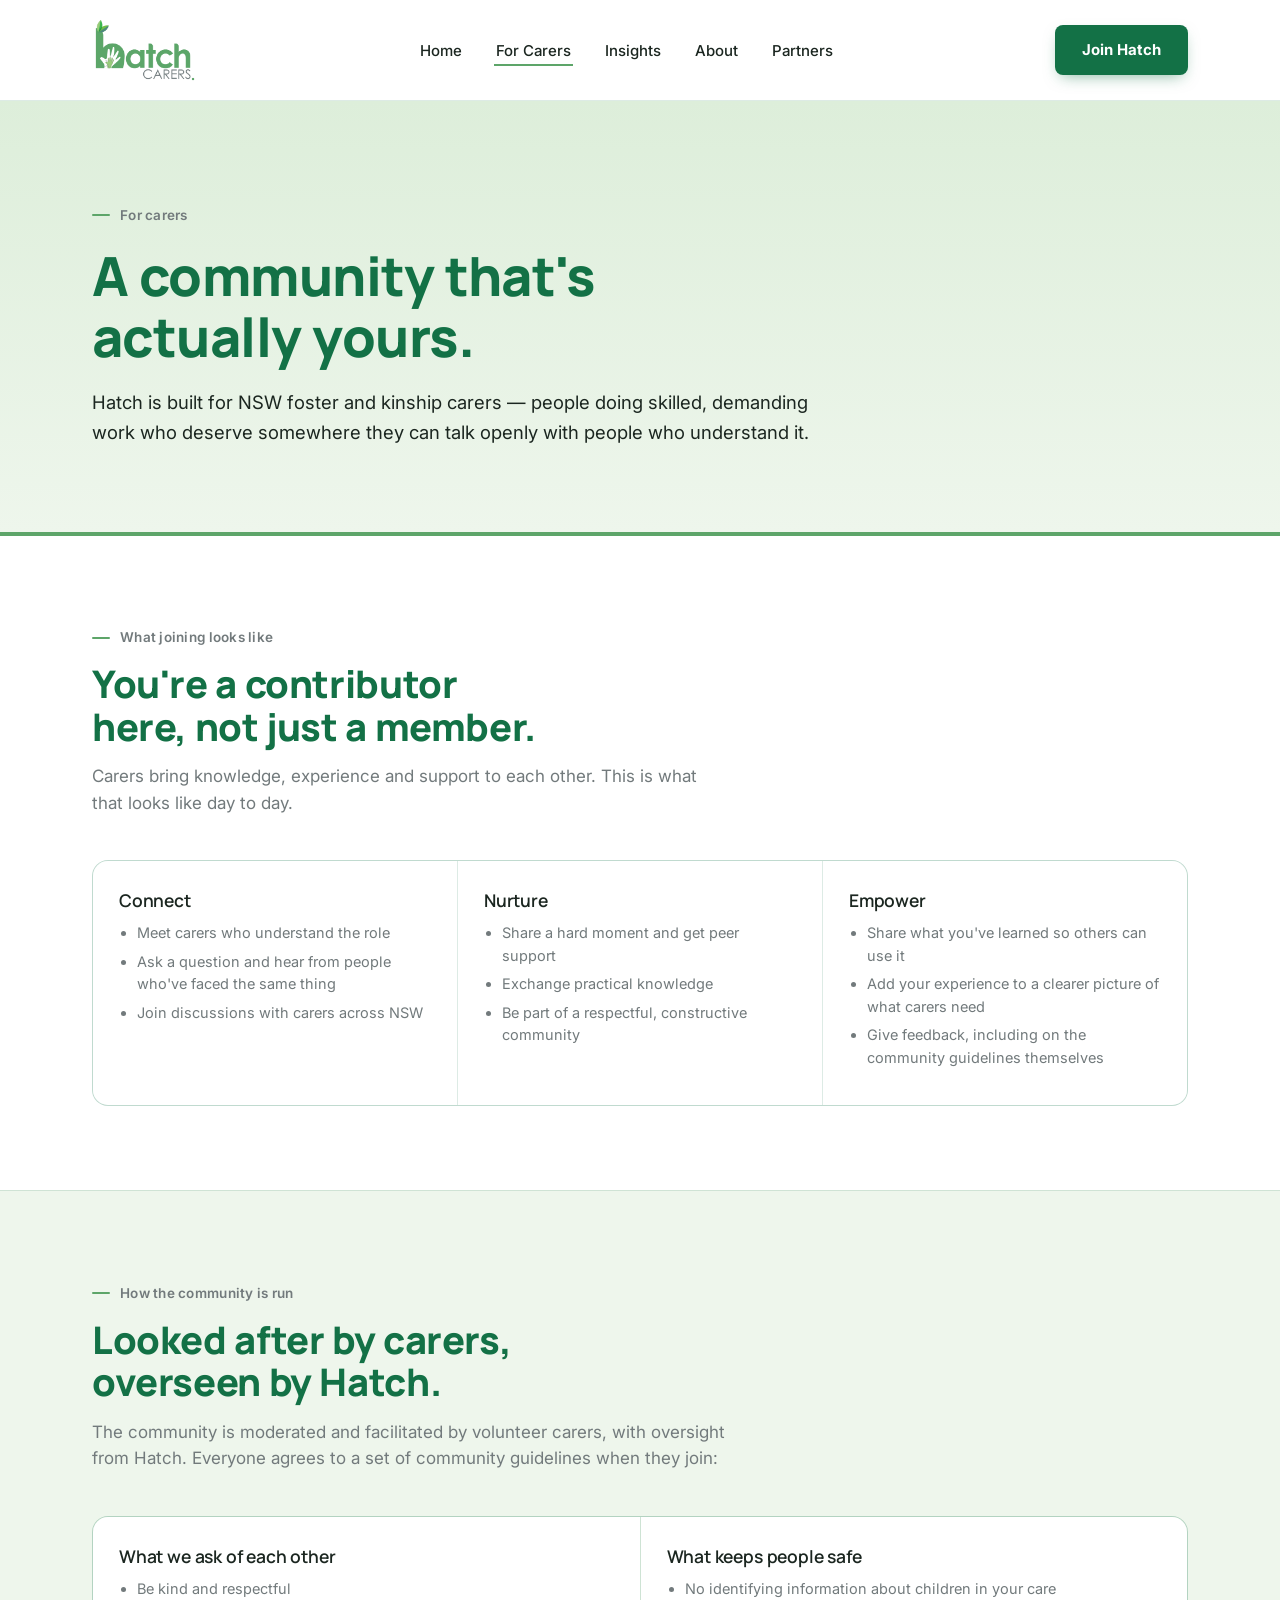
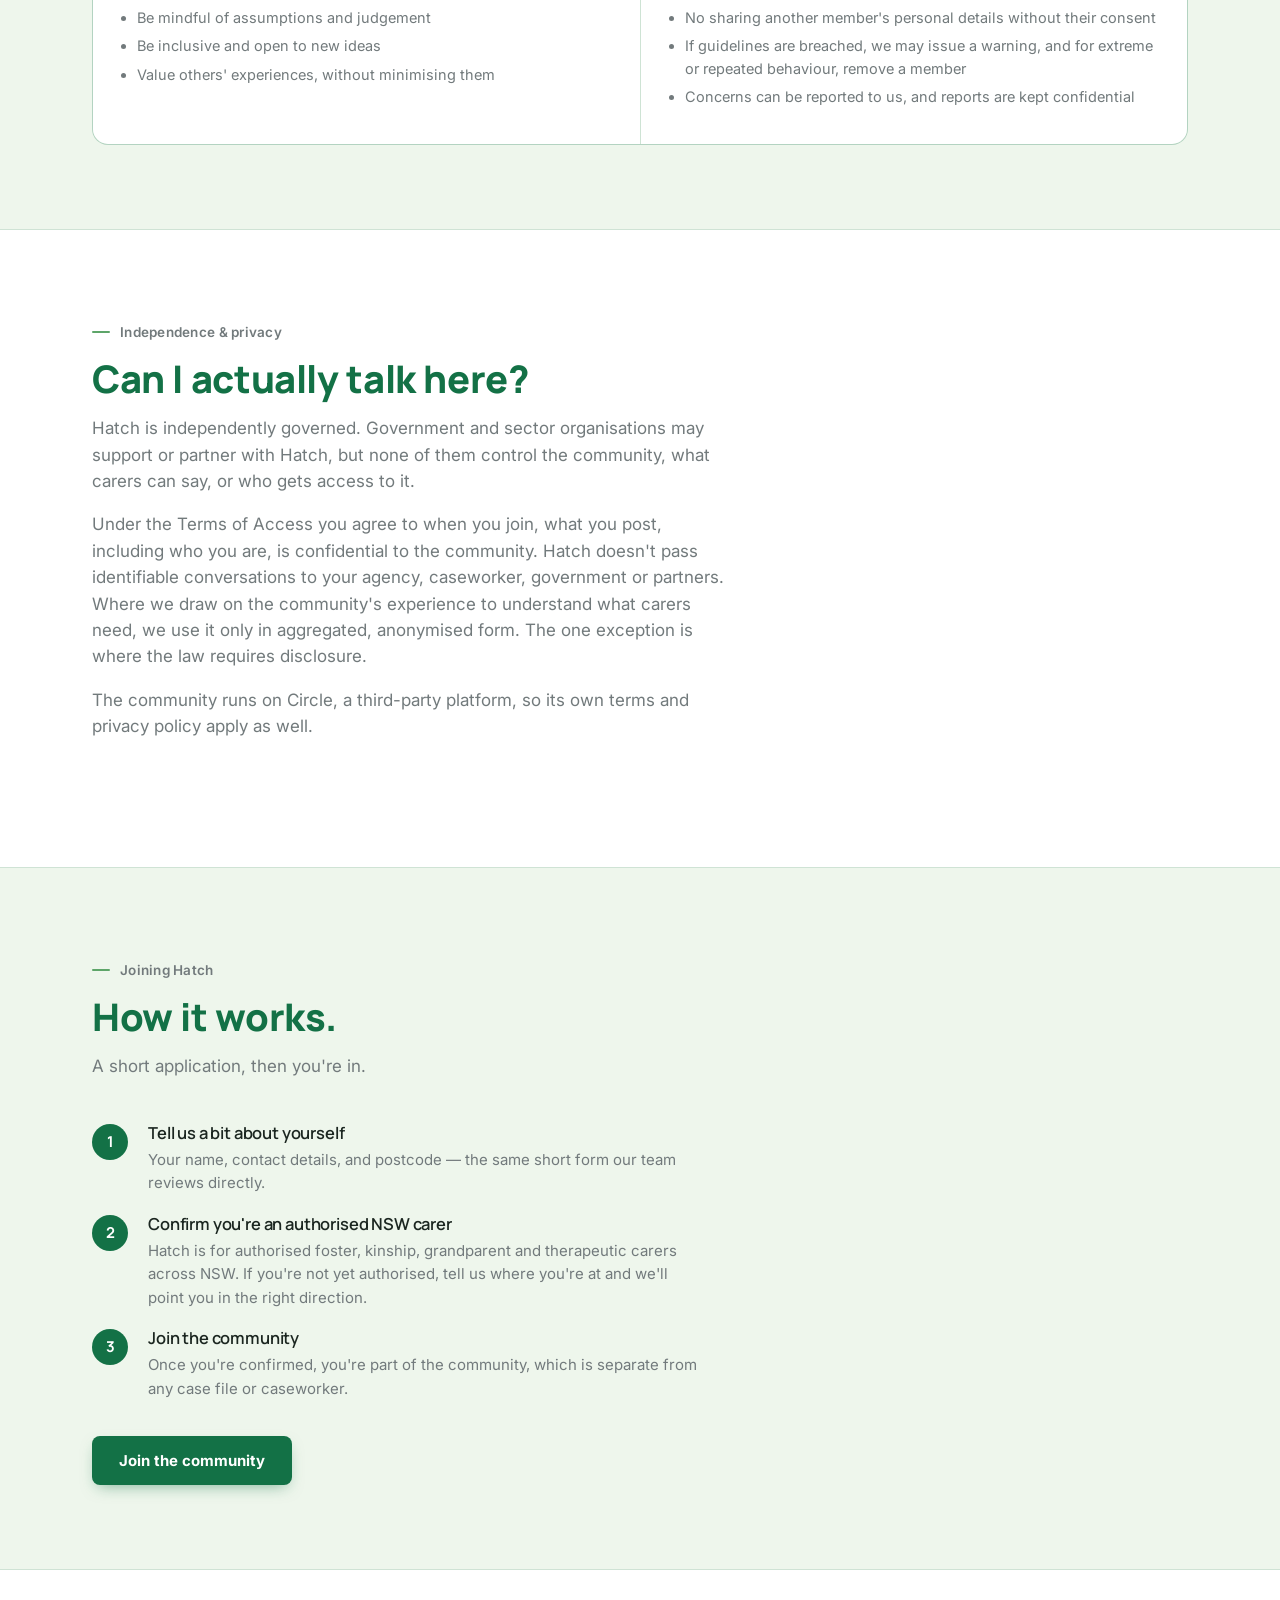
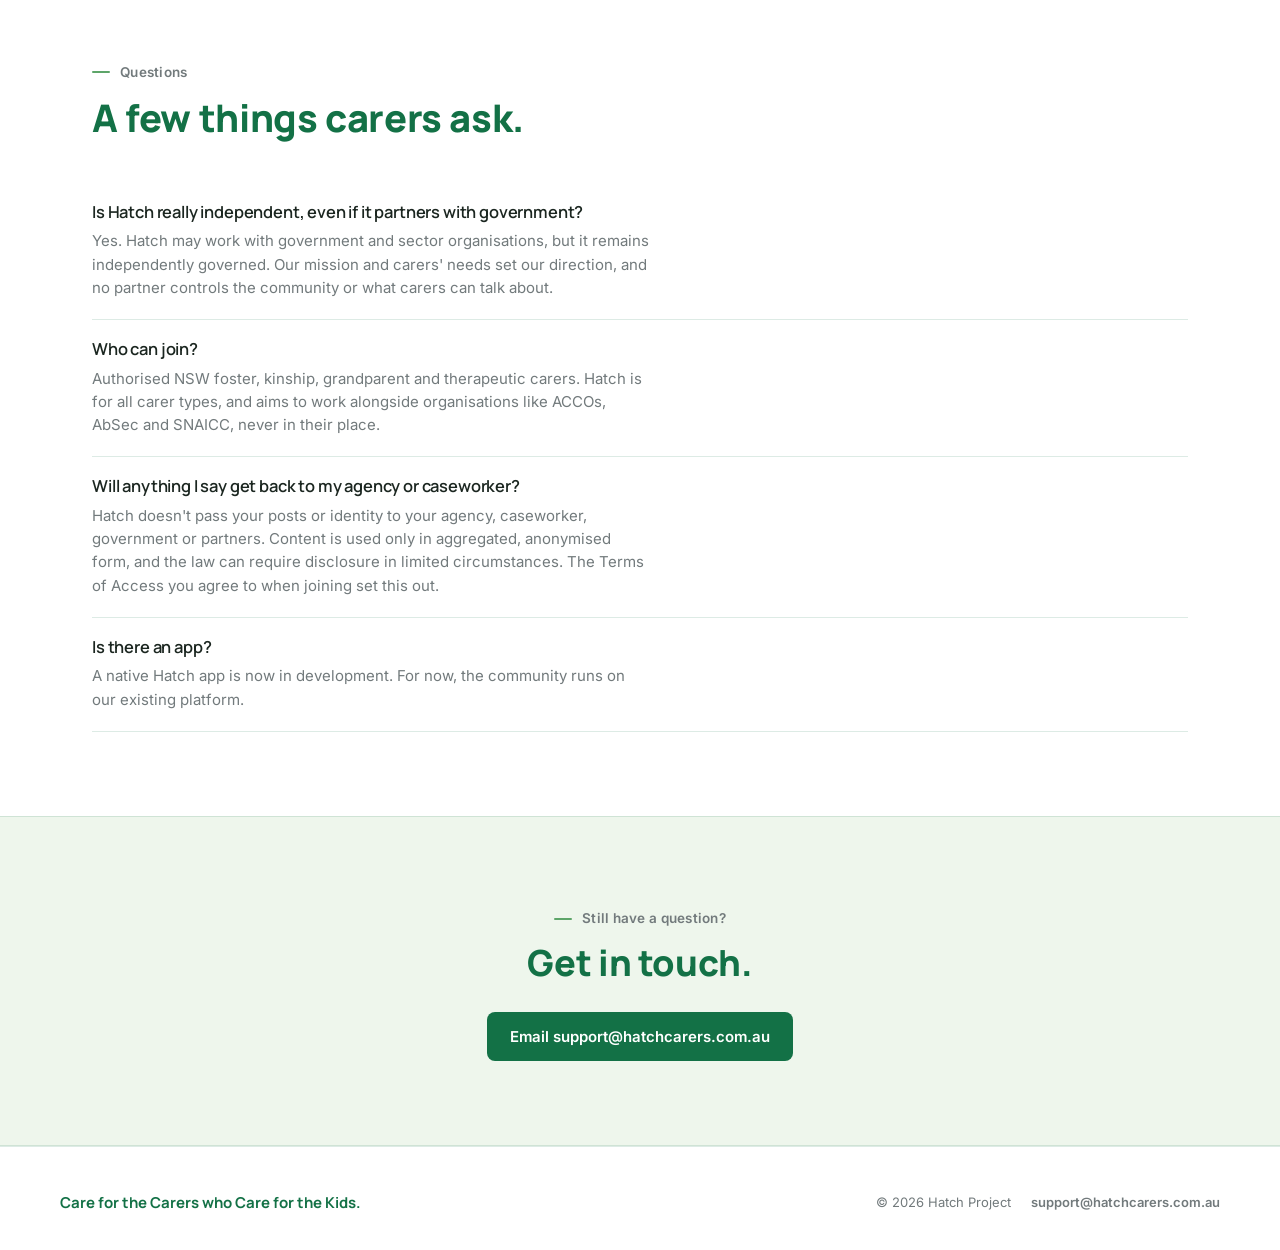
<file: for-carers.html>
<!DOCTYPE html>
<html lang="en">
<head>
<meta charset="UTF-8">
<meta name="viewport" content="width=device-width, initial-scale=1.0">
<title>For Carers — Hatch Carers</title>
<meta name="description" content="What Hatch offers NSW foster and kinship carers, how the community works, and how to join.">
<link rel="preconnect" href="https://fonts.googleapis.com">
<link rel="preconnect" href="https://fonts.gstatic.com" crossorigin>
<link href="https://fonts.googleapis.com/css2?family=Manrope:wght@600;700;800&family=Inter:wght@400;500;600&display=swap" rel="stylesheet">
<link rel="stylesheet" href="assets/site.css">
<style>
  .step-list{ counter-reset:step; margin-top:44px; display:grid; gap:20px; }
  .step{ display:flex; gap:20px; align-items:flex-start; }
  .step-num{
    counter-increment:step; flex:none; width:36px; height:36px; border-radius:50%;
    background:var(--forest); color:#fff; display:flex; align-items:center; justify-content:center;
    font-family:'Manrope',sans-serif; font-weight:700; font-size:15px;
  }
  .step-num::before{ content:counter(step); }
  .step h3{ font-size:16.5px; margin-bottom:6px; }
  .step p{ font-size:15px; color:var(--warm-grey); margin:0; }

  .faq{ margin-top:16px; }
  .faq-item{ border-bottom:1px solid var(--line); padding:20px 0; }
  .faq-item h3{ font-size:16.5px; margin-bottom:8px; }
  .faq-item p{ font-size:15px; color:var(--warm-grey); margin:0; }
</style>
</head>
<body>

<a href="#main" class="skip-link">Skip to content</a>

<header>
  <nav class="nav">
    <a href="index.html" class="logo-link" aria-label="Hatch Carers, home">
      <img src="assets/hatch-logo.png" alt="Hatch Carers">
    </a>
    <button class="nav-toggle" id="navToggle" aria-expanded="false" aria-controls="navLinks" aria-label="Toggle menu">
      <svg viewBox="0 0 24 24" fill="none" stroke-width="2" stroke-linecap="round"><line x1="3" y1="6" x2="21" y2="6"/><line x1="3" y1="12" x2="21" y2="12"/><line x1="3" y1="18" x2="21" y2="18"/></svg>
    </button>
    <ul class="nav-links" id="navLinks">
      <li><a href="index.html">Home</a></li>
      <li><a href="for-carers.html" aria-current="page">For Carers</a></li>
      <li><a href="insights.html">Insights</a></li>
      <li><a href="about.html">About</a></li>
      <li><a href="partners.html">Partners</a></li>
    </ul>
    <div class="nav-cta">
      <a href="join.html" class="btn btn-primary btn-cta">Join Hatch</a>
    </div>
  </nav>
</header>

<main id="main">

  <section class="page-hero">
    <div class="page-hero-inner">
      <span class="eyebrow">For carers</span>
      <h1>A community that's actually yours.</h1>
      <p>
        Hatch is built for NSW foster and kinship carers — people doing skilled, demanding
        work who deserve somewhere they can talk openly with people who understand it.
      </p>
    </div>
  </section>

  <section>
    <div class="wrap">
      <div class="section-head reveal">
        <span class="eyebrow">What joining looks like</span>
        <h2>You're a contributor here, not just a member.</h2>
        <p>Carers bring knowledge, experience and support to each other. This is what that looks like day to day.</p>
      </div>
      <div class="chapter-grid three">
        <div class="chapter-card reveal">
          <h3>Connect</h3>
          <ul class="bullets">
            <li>Meet carers who understand the role</li>
            <li>Ask a question and hear from people who've faced the same thing</li>
            <li>Join discussions with carers across NSW</li>
          </ul>
        </div>
        <div class="chapter-card reveal">
          <h3>Nurture</h3>
          <ul class="bullets">
            <li>Share a hard moment and get peer support</li>
            <li>Exchange practical knowledge</li>
            <li>Be part of a respectful, constructive community</li>
          </ul>
        </div>
        <div class="chapter-card reveal">
          <h3>Empower</h3>
          <ul class="bullets">
            <li>Share what you've learned so others can use it</li>
            <li>Add your experience to a clearer picture of what carers need</li>
            <li>Give feedback, including on the community guidelines themselves</li>
          </ul>
        </div>
      </div>
    </div>
  </section>

  <section style="background:var(--sage-tint); border-top:1px solid var(--line); border-bottom:1px solid var(--line);">
    <div class="wrap-narrow">
      <div class="section-head reveal">
        <span class="eyebrow">How the community is run</span>
        <h2>Looked after by carers, overseen by Hatch.</h2>
        <p>
          The community is moderated and facilitated by volunteer carers, with oversight
          from Hatch. Everyone agrees to a set of community guidelines when they join:
        </p>
      </div>
      <div class="chapter-grid two">
        <div class="chapter-card reveal">
          <h3>What we ask of each other</h3>
          <ul class="bullets">
            <li>Be kind and respectful</li>
            <li>Be mindful of assumptions and judgement</li>
            <li>Be inclusive and open to new ideas</li>
            <li>Value others' experiences, without minimising them</li>
          </ul>
        </div>
        <div class="chapter-card reveal">
          <h3>What keeps people safe</h3>
          <ul class="bullets">
            <li>No identifying information about children in your care</li>
            <li>No sharing another member's personal details without their consent</li>
            <li>If guidelines are breached, we may issue a warning, and for extreme or repeated behaviour, remove a member</li>
            <li>Concerns can be reported to us, and reports are kept confidential</li>
          </ul>
        </div>
      </div>
    </div>
  </section>

  <section>
    <div class="wrap-narrow">
      <div class="section-head reveal">
        <span class="eyebrow">Independence &amp; privacy</span>
        <h2>Can I actually talk here?</h2>
        <p>
          Hatch is independently governed. Government and sector organisations may support
          or partner with Hatch, but none of them control the community, what carers can
          say, or who gets access to it.
        </p>
        <p style="margin-top:16px;">
          Under the Terms of Access you agree to when you join, what you post, including
          who you are, is confidential to the community. Hatch doesn't pass identifiable
          conversations to your agency, caseworker, government or partners. Where we draw
          on the community's experience to understand what carers need, we use it only in
          aggregated, anonymised form. The one exception is where the law requires
          disclosure.
        </p>
        <p style="margin-top:16px;">
          The community runs on Circle, a third-party platform, so its own terms and
          privacy policy apply as well.
        </p>
      </div>
    </div>
  </section>

  <section style="background:var(--sage-tint); border-top:1px solid var(--line); border-bottom:1px solid var(--line);">
    <div class="wrap-narrow">
      <div class="section-head reveal">
        <span class="eyebrow">Joining Hatch</span>
        <h2>How it works.</h2>
        <p>A short application, then you're in.</p>
      </div>

      <div class="step-list reveal">
        <div class="step">
          <div class="step-num"></div>
          <div>
            <h3>Tell us a bit about yourself</h3>
            <p>Your name, contact details, and postcode — the same short form our team reviews directly.</p>
          </div>
        </div>
        <div class="step">
          <div class="step-num"></div>
          <div>
            <h3>Confirm you're an authorised NSW carer</h3>
            <p>Hatch is for authorised foster, kinship, grandparent and therapeutic carers across NSW. If you're not yet authorised, tell us where you're at and we'll point you in the right direction.</p>
          </div>
        </div>
        <div class="step">
          <div class="step-num"></div>
          <div>
            <h3>Join the community</h3>
            <p>Once you're confirmed, you're part of the community, which is separate from any case file or caseworker.</p>
          </div>
        </div>
      </div>

      <div style="margin-top:36px;">
        <a href="join.html" class="btn btn-primary btn-cta">Join the community</a>
      </div>
    </div>
  </section>

  <section>
    <div class="wrap-narrow">
      <div class="section-head reveal">
        <span class="eyebrow">Questions</span>
        <h2>A few things carers ask.</h2>
      </div>

      <div class="faq reveal">
        <div class="faq-item">
          <h3>Is Hatch really independent, even if it partners with government?</h3>
          <p>Yes. Hatch may work with government and sector organisations, but it remains independently governed. Our mission and carers' needs set our direction, and no partner controls the community or what carers can talk about.</p>
        </div>
        <div class="faq-item">
          <h3>Who can join?</h3>
          <p>Authorised NSW foster, kinship, grandparent and therapeutic carers. Hatch is for all carer types, and aims to work alongside organisations like ACCOs, AbSec and SNAICC, never in their place.</p>
        </div>
        <div class="faq-item">
          <h3>Will anything I say get back to my agency or caseworker?</h3>
          <p>Hatch doesn't pass your posts or identity to your agency, caseworker, government or partners. Content is used only in aggregated, anonymised form, and the law can require disclosure in limited circumstances. The Terms of Access you agree to when joining set this out.</p>
        </div>
        <div class="faq-item">
          <h3>Is there an app?</h3>
          <p>A native Hatch app is now in development. For now, the community runs on our existing platform.</p>
        </div>
      </div>
    </div>
  </section>

  <section id="contact" style="background:var(--sage-tint); border-top:1px solid var(--line); border-bottom:1px solid var(--line);">
    <div class="wrap">
      <div class="contact-simple reveal">
        <span class="eyebrow">Still have a question?</span>
        <h2>Get in touch.</h2>
        <a href="mailto:support@hatchcarers.com.au" class="btn btn-primary">Email support@hatchcarers.com.au</a>
      </div>
    </div>
  </section>

</main>

<footer>
  <div class="footer-inner">
    <span class="footer-mission">Care for the Carers who Care for the Kids.</span>
    <span class="footer-meta">
      <span>© <span id="year"></span> Hatch Project</span>
      <a href="mailto:support@hatchcarers.com.au">support@hatchcarers.com.au</a>
    </span>
  </div>
</footer>

<script src="assets/site.js"></script>
</body>
</html>
</file>
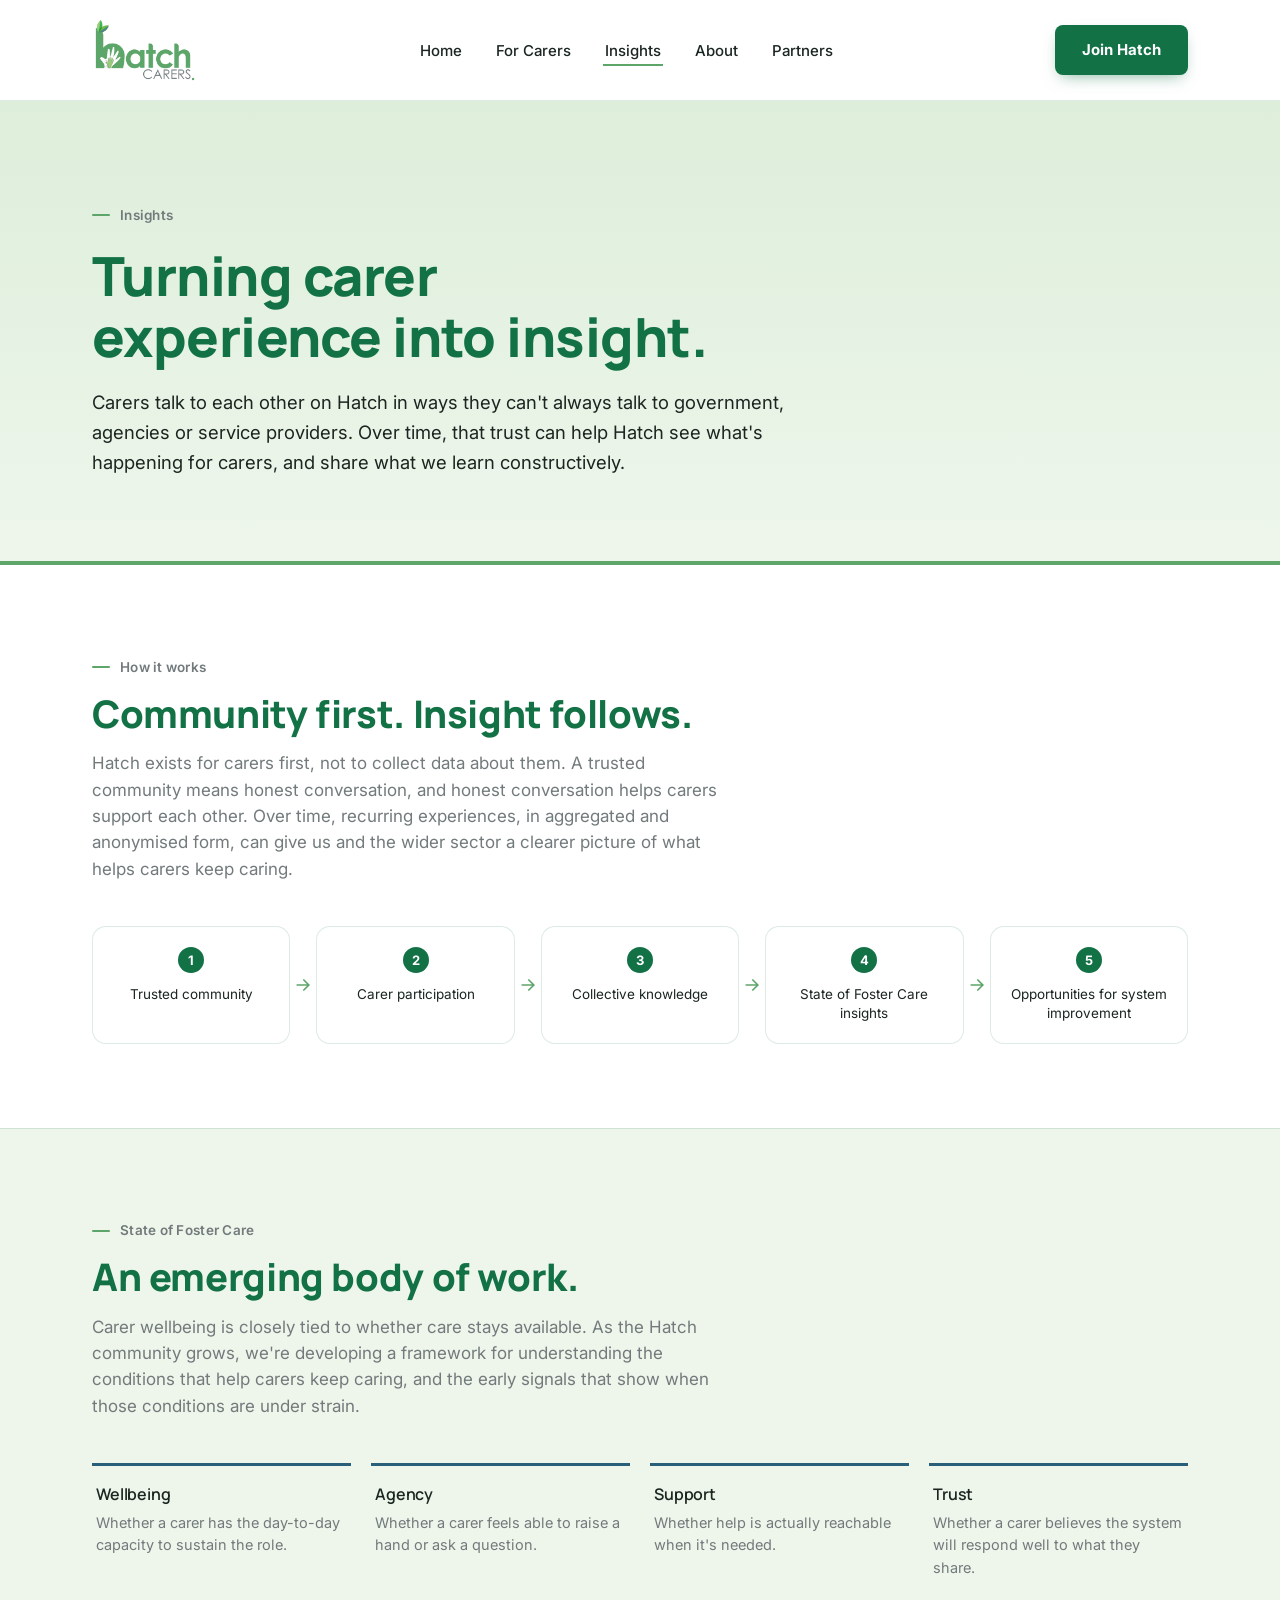
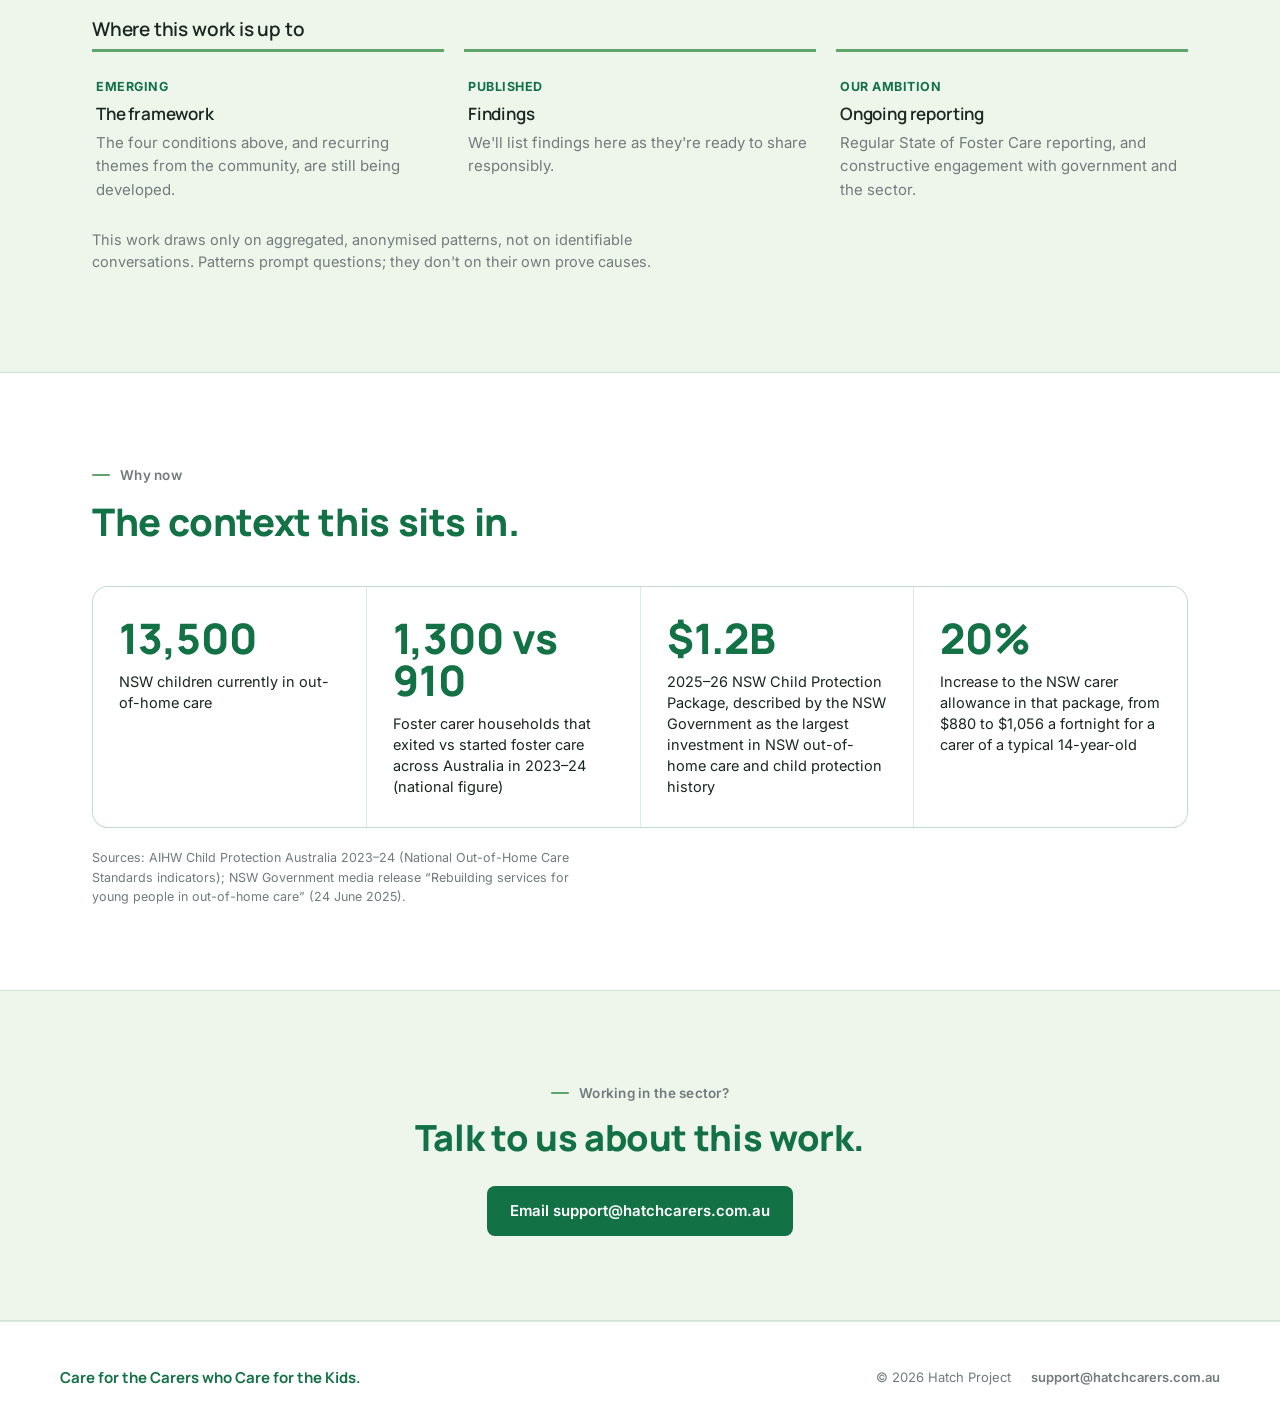
<file: insights.html>
<!DOCTYPE html>
<html lang="en">
<head>
<meta charset="UTF-8">
<meta name="viewport" content="width=device-width, initial-scale=1.0">
<title>Insights — Hatch Carers</title>
<meta name="description" content="How Hatch turns carer experience into insight for the out-of-home-care system, and the State of Foster Care work underway.">
<link rel="preconnect" href="https://fonts.googleapis.com">
<link rel="preconnect" href="https://fonts.gstatic.com" crossorigin>
<link href="https://fonts.googleapis.com/css2?family=Manrope:wght@600;700;800&family=Inter:wght@400;500;600&display=swap" rel="stylesheet">
<link rel="stylesheet" href="assets/site.css">
<style>
  .condition-list{ display:grid; grid-template-columns:repeat(4,1fr); gap:20px; margin-top:44px; }
  .condition{ border-top:3px solid var(--deep-blue); padding:20px 4px 0; }
  .condition h3{ font-size:16px; margin-bottom:8px; }
  .condition p{ font-size:14.5px; color:var(--warm-grey); margin:0; }
  @media (max-width:980px){ .condition-list{ grid-template-columns:repeat(2,1fr); } }
  @media (max-width:760px){ .condition-list{ grid-template-columns:1fr; } }
</style>
</head>
<body>

<a href="#main" class="skip-link">Skip to content</a>

<header>
  <nav class="nav">
    <a href="index.html" class="logo-link" aria-label="Hatch Carers, home">
      <img src="assets/hatch-logo.png" alt="Hatch Carers">
    </a>
    <button class="nav-toggle" id="navToggle" aria-expanded="false" aria-controls="navLinks" aria-label="Toggle menu">
      <svg viewBox="0 0 24 24" fill="none" stroke-width="2" stroke-linecap="round"><line x1="3" y1="6" x2="21" y2="6"/><line x1="3" y1="12" x2="21" y2="12"/><line x1="3" y1="18" x2="21" y2="18"/></svg>
    </button>
    <ul class="nav-links" id="navLinks">
      <li><a href="index.html">Home</a></li>
      <li><a href="for-carers.html">For Carers</a></li>
      <li><a href="insights.html" aria-current="page">Insights</a></li>
      <li><a href="about.html">About</a></li>
      <li><a href="partners.html">Partners</a></li>
    </ul>
    <div class="nav-cta">
      <a href="join.html" class="btn btn-primary btn-cta">Join Hatch</a>
    </div>
  </nav>
</header>

<main id="main">

  <section class="page-hero">
    <div class="page-hero-inner">
      <span class="eyebrow">Insights</span>
      <h1>Turning carer experience into insight.</h1>
      <p>
        Carers talk to each other on Hatch in ways they can't always talk to government,
        agencies or service providers. Over time, that trust can help Hatch see what's
        happening for carers, and share what we learn constructively.
      </p>
    </div>
  </section>

  <section>
    <div class="wrap-narrow">
      <div class="section-head reveal">
        <span class="eyebrow">How it works</span>
        <h2>Community first. Insight follows.</h2>
        <p>
          Hatch exists for carers first, not to collect data about them. A trusted
          community means honest conversation, and honest conversation helps carers support
          each other. Over time, recurring experiences, in aggregated and anonymised form,
          can give us and the wider sector a clearer picture of what helps carers keep
          caring.
        </p>
      </div>

      <div class="flow five reveal">
        <div class="flow-step"><span class="flow-index">1</span><p>Trusted community</p></div>
        <div class="flow-arrow"><svg viewBox="0 0 24 24" fill="none" stroke="currentColor" stroke-width="2" stroke-linecap="round"><path d="M5 12h14M13 6l6 6-6 6"/></svg></div>
        <div class="flow-step"><span class="flow-index">2</span><p>Carer participation</p></div>
        <div class="flow-arrow"><svg viewBox="0 0 24 24" fill="none" stroke="currentColor" stroke-width="2" stroke-linecap="round"><path d="M5 12h14M13 6l6 6-6 6"/></svg></div>
        <div class="flow-step"><span class="flow-index">3</span><p>Collective knowledge</p></div>
        <div class="flow-arrow"><svg viewBox="0 0 24 24" fill="none" stroke="currentColor" stroke-width="2" stroke-linecap="round"><path d="M5 12h14M13 6l6 6-6 6"/></svg></div>
        <div class="flow-step"><span class="flow-index">4</span><p>State of Foster Care insights</p></div>
        <div class="flow-arrow"><svg viewBox="0 0 24 24" fill="none" stroke="currentColor" stroke-width="2" stroke-linecap="round"><path d="M5 12h14M13 6l6 6-6 6"/></svg></div>
        <div class="flow-step"><span class="flow-index">5</span><p>Opportunities for system improvement</p></div>
      </div>
    </div>
  </section>

  <section style="background:var(--sage-tint); border-top:1px solid var(--line); border-bottom:1px solid var(--line);">
    <div class="wrap-narrow">
      <div class="section-head reveal">
        <span class="eyebrow">State of Foster Care</span>
        <h2>An emerging body of work.</h2>
        <p>
          Carer wellbeing is closely tied to whether care stays available. As the Hatch
          community grows, we're developing a framework for understanding the conditions
          that help carers keep caring, and the early signals that show when those
          conditions are under strain.
        </p>
      </div>

      <div class="condition-list reveal">
        <div class="condition">
          <h3>Wellbeing</h3>
          <p>Whether a carer has the day-to-day capacity to sustain the role.</p>
        </div>
        <div class="condition">
          <h3>Agency</h3>
          <p>Whether a carer feels able to raise a hand or ask a question.</p>
        </div>
        <div class="condition">
          <h3>Support</h3>
          <p>Whether help is actually reachable when it's needed.</p>
        </div>
        <div class="condition">
          <h3>Trust</h3>
          <p>Whether a carer believes the system will respond well to what they share.</p>
        </div>
      </div>

      <h3 style="margin:40px 0 4px; font-size:19px;">Where this work is up to</h3>
      <div class="status-grid reveal">
        <div class="status-card">
          <span class="status-tag">Emerging</span>
          <h3>The framework</h3>
          <p>The four conditions above, and recurring themes from the community, are still being developed.</p>
        </div>
        <div class="status-card">
          <span class="status-tag">Published</span>
          <h3>Findings</h3>
          <p>We'll list findings here as they're ready to share responsibly.</p>
        </div>
        <div class="status-card">
          <span class="status-tag">Our ambition</span>
          <h3>Ongoing reporting</h3>
          <p>Regular State of Foster Care reporting, and constructive engagement with government and the sector.</p>
        </div>
      </div>
      <p class="note-small">
        This work draws only on aggregated, anonymised patterns, not on identifiable
        conversations. Patterns prompt questions; they don't on their own prove causes.
      </p>
    </div>
  </section>

  <section>
    <div class="wrap">
      <div class="section-head reveal">
        <span class="eyebrow">Why now</span>
        <h2>The context this sits in.</h2>
      </div>
      <div class="stat-grid reveal">
        <div class="stat">
          <div class="stat-number">13,500</div>
          <div class="stat-label">NSW children currently in out-of-home care</div>
        </div>
        <div class="stat">
          <div class="stat-number">1,300 vs 910</div>
          <div class="stat-label">Foster carer households that exited vs started foster care across Australia in 2023&ndash;24 (national figure)</div>
        </div>
        <div class="stat">
          <div class="stat-number">$1.2B</div>
          <div class="stat-label">2025&ndash;26 NSW Child Protection Package, described by the NSW Government as the largest investment in NSW out-of-home care and child protection history</div>
        </div>
        <div class="stat">
          <div class="stat-number">20%</div>
          <div class="stat-label">Increase to the NSW carer allowance in that package, from $880 to $1,056 a fortnight for a carer of a typical 14-year-old</div>
        </div>
      </div>
      <p class="stat-source">
        Sources: AIHW Child Protection Australia 2023&ndash;24 (National Out-of-Home Care Standards indicators); NSW Government media release
        &ldquo;Rebuilding services for young people in out-of-home care&rdquo; (24 June 2025).
      </p>
    </div>
  </section>

  <section id="contact" style="background:var(--sage-tint); border-top:1px solid var(--line); border-bottom:1px solid var(--line);">
    <div class="wrap">
      <div class="contact-simple reveal">
        <span class="eyebrow">Working in the sector?</span>
        <h2>Talk to us about this work.</h2>
        <a href="mailto:support@hatchcarers.com.au" class="btn btn-primary">Email support@hatchcarers.com.au</a>
      </div>
    </div>
  </section>

</main>

<footer>
  <div class="footer-inner">
    <span class="footer-mission">Care for the Carers who Care for the Kids.</span>
    <span class="footer-meta">
      <span>© <span id="year"></span> Hatch Project</span>
      <a href="mailto:support@hatchcarers.com.au">support@hatchcarers.com.au</a>
    </span>
  </div>
</footer>

<script src="assets/site.js"></script>
</body>
</html>
</file>
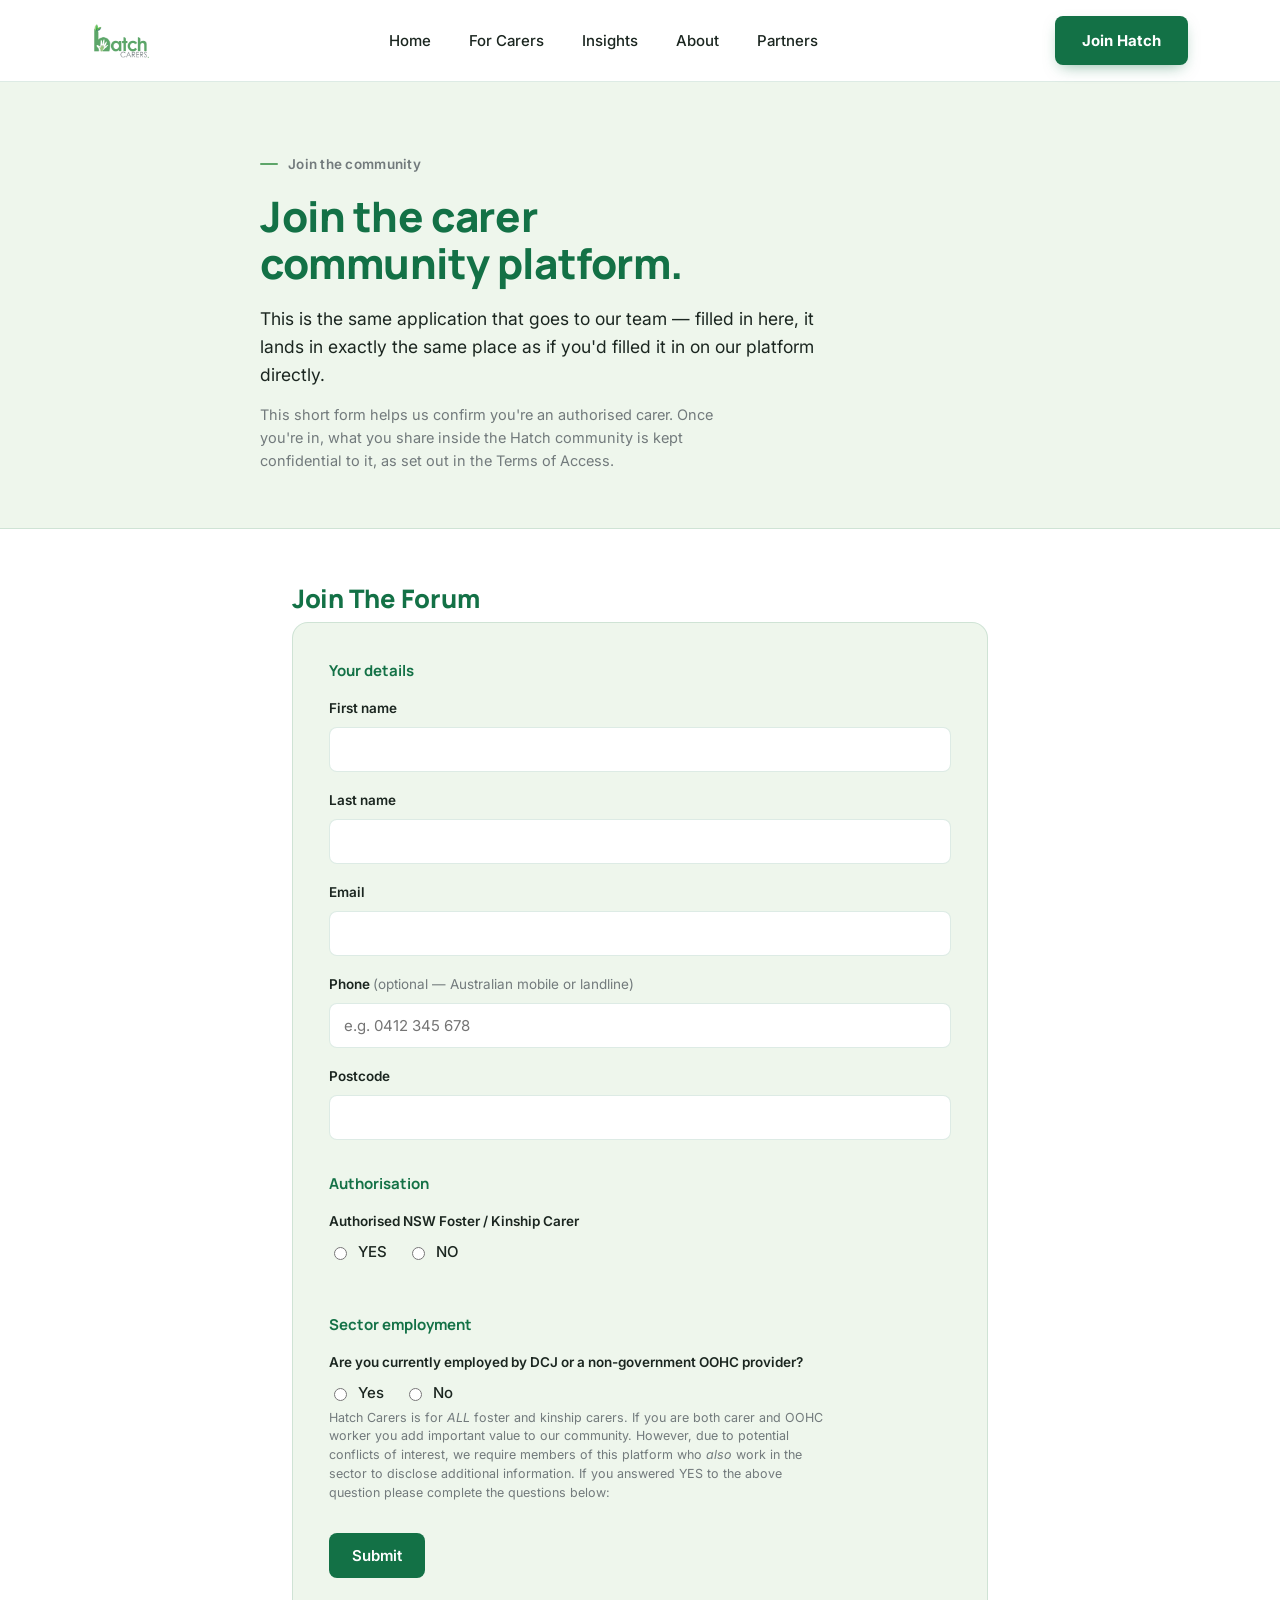
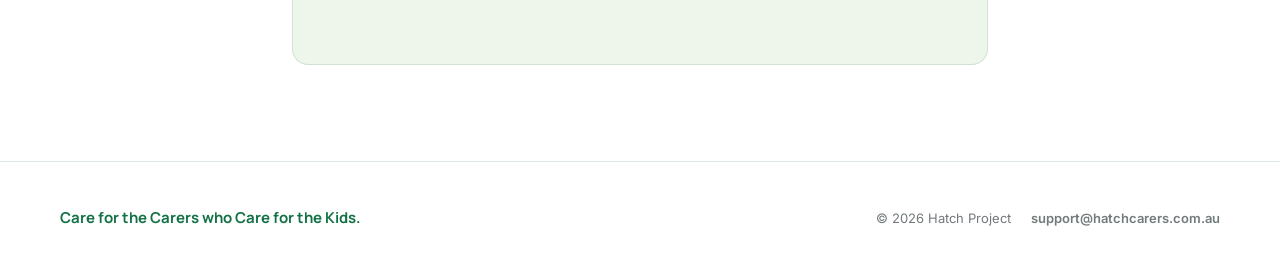
<file: join.html>
<!DOCTYPE html>
<html lang="en">
<head>
<meta charset="UTF-8">
<meta name="viewport" content="width=device-width, initial-scale=1.0">
<title>Join the Carer Community — Hatch Carers</title>
<meta name="description" content="Apply to join the Hatch Carers community platform for NSW foster and kinship carers.">
<link rel="preconnect" href="https://fonts.googleapis.com">
<link rel="preconnect" href="https://fonts.gstatic.com" crossorigin>
<link href="https://fonts.googleapis.com/css2?family=Manrope:wght@600;700;800&family=Inter:wght@400;500;600&display=swap" rel="stylesheet">
<style>
  :root{
    --forest:#137146;
    --green:#5DA569;
    --sage:#CBE6C6;
    --sage-tint:#EEF6EC;
    --deep-blue:#2A5F7A;
    --mid-blue:#97BFCC;
    --pale-blue:#D6EFF6;
    --warm-grey:#727A7C;
    --ink:#1B2620;
    --paper:#FFFFFF;
    --line: rgba(19,113,70,0.14);
    --max: 1160px;
    --form-max: 760px;
  }

  *{ box-sizing:border-box; }
  html{ scroll-behavior:smooth; }

  body{
    margin:0;
    background:var(--paper);
    color:var(--ink);
    font-family:'Inter','Helvetica Neue',Arial,sans-serif;
    font-size:17px;
    line-height:1.55;
    -webkit-font-smoothing:antialiased;
  }

  h1,h2,h3,.display{
    font-family:'Manrope','Century Gothic',Arial,sans-serif;
    font-weight:800;
    line-height:1.12;
    letter-spacing:-0.01em;
    margin:0;
    color:var(--forest);
  }
  h3{ font-weight:600; color:var(--ink); }

  p{ max-width:62ch; }
  a{ color:inherit; }

  .wrap{ max-width:var(--form-max); margin:0 auto; padding:0 32px; }

  .eyebrow{
    font-family:'Inter',sans-serif;
    font-size:13.5px;
    font-weight:600;
    letter-spacing:0.02em;
    color:var(--warm-grey);
    display:inline-flex;
    align-items:center;
    gap:10px;
  }
  .eyebrow::before{
    content:'';
    width:18px;
    height:2px;
    background:var(--green);
    display:inline-block;
    border-radius:2px;
  }

  .skip-link{
    position:fixed; top:-60px; left:16px; z-index:100;
    background:var(--forest); color:#fff;
    padding:12px 18px; border-radius:8px; font-weight:600;
    transition:top .2s ease;
  }
  .skip-link:focus{ top:16px; }

  :focus-visible{
    outline:2.5px solid var(--deep-blue);
    outline-offset:3px;
    border-radius:3px;
  }

  header{
    position:sticky; top:0; z-index:40;
    background:rgba(255,255,255,0.92);
    backdrop-filter:blur(10px) saturate(120%);
    border-bottom:1px solid var(--line);
  }
  .nav{
    display:flex; align-items:center; justify-content:space-between;
    padding:16px 32px;
    max-width:var(--max); margin:0 auto;
    gap:24px;
  }
  .logo-link{ display:flex; align-items:center; }
  .logo-link img{ height:38px; width:auto; display:block; }

  .nav-links{
    display:flex; align-items:center; gap:34px;
    list-style:none; margin:0; padding:0;
  }
  .nav-links a{
    text-decoration:none; font-size:15px; font-weight:500;
    color:var(--ink);
    padding:6px 2px; position:relative;
  }
  .nav-links a::after{
    content:''; position:absolute; left:0; right:0; bottom:0px; height:2px;
    background:var(--green); transform:scaleX(0); transform-origin:left;
    transition:transform .25s ease;
  }
  .nav-links a:hover::after, .nav-links a[aria-current]::after{ transform:scaleX(1); }

  .btn{
    display:inline-flex; align-items:center; gap:8px;
    font-family:'Inter', sans-serif; font-weight:600; font-size:15px;
    padding:12px 22px; border-radius:8px;
    text-decoration:none; cursor:pointer; border:1.5px solid transparent;
    transition:transform .18s ease, box-shadow .18s ease, background .18s ease, border-color .18s ease;
    white-space:nowrap;
  }
  .btn-primary{ background:var(--forest); color:#fff; }
  .btn-cta{
    font-weight:700; padding:12px 26px;
    box-shadow:0 6px 16px -6px rgba(19,113,70,0.55);
  }
  .btn-cta:hover{ box-shadow:0 10px 22px -6px rgba(19,113,70,0.6); }
  .btn-primary:hover{ background:#0E5C39; transform:translateY(-1px); }
  .btn-ghost{ border-color:var(--line); color:var(--ink); background:transparent; }
  .btn-ghost:hover{ border-color:var(--forest); }
  .btn:disabled{ opacity:0.6; cursor:not-allowed; transform:none; }

  .nav-cta{ display:flex; align-items:center; gap:12px; }
  .nav-toggle{ display:none; }

  .page-hero{
    position:relative;
    padding:64px 32px 56px;
    background:var(--sage-tint);
    border-bottom:1px solid var(--line);
  }
  .page-hero-inner{
    max-width:var(--form-max); margin:0 auto;
  }
  .page-hero h1{
    font-size:clamp(30px, 4vw, 42px);
    max-width:16ch;
    margin-top:18px;
  }
  .page-hero p{
    margin:18px 0 0; font-size:17.5px; color:var(--ink); max-width:52ch; line-height:1.6;
  }

  section.form-section{ padding:56px 32px 96px; }
  .form-heading{ margin-bottom:8px; }
  .form-subhead{ color:var(--warm-grey); font-size:15.5px; margin:8px 0 32px; }

  form{
    background:var(--sage-tint); border:1px solid var(--line); border-radius:16px;
    padding:36px;
  }
  fieldset{ border:none; padding:0; margin:0 0 32px; }
  fieldset:last-of-type{ margin-bottom:0; }
  legend{ font-family:'Manrope',sans-serif; font-weight:700; font-size:15px; color:var(--forest); padding:0 0 16px; width:100%; }
  .field{ margin-bottom:18px; display:flex; flex-direction:column; gap:8px; }
  .field:last-child{ margin-bottom:0; }
  .field label{ font-size:13.5px; font-weight:600; color:var(--ink); }
  .field .hint{ font-size:12.5px; color:var(--warm-grey); font-weight:400; margin-top:-4px; line-height:1.5; }
  .field input[type="text"], .field input[type="email"], .field input[type="tel"], .field input[type="date"], .field textarea{
    font-family:'Inter',sans-serif; font-size:15px; padding:12px 14px; border-radius:8px;
    border:1px solid var(--line); background:#fff; color:var(--ink); width:100%;
  }
  .field input:focus, .field textarea:focus{ outline:none; border-color:var(--forest); }
  .field textarea{ min-height:90px; resize:vertical; }
  .radio-row, .checkbox-row{ display:flex; gap:20px; flex-wrap:wrap; }
  .radio-row label, .checkbox-row label{ display:flex; align-items:center; gap:8px; font-weight:500; font-size:15px; cursor:pointer; }
  .conditional{ border-left:2px solid var(--sage); padding-left:18px; margin-top:14px; display:none; }
  .conditional.is-visible{ display:block; }

  #form-status{ font-size:14.5px; font-weight:600; margin-top:16px; min-height:20px; color:var(--forest); }
  #form-status[data-state="error"]{ color:#B3261E; }
  .form-note{ font-size:13px; color:var(--warm-grey); margin-top:14px; }

  footer{
    padding:44px 32px 36px; border-top:1px solid var(--line);
  }
  .footer-inner{
    max-width:var(--max); margin:0 auto;
    display:flex; align-items:center; justify-content:space-between;
    flex-wrap:wrap; gap:16px;
  }
  .footer-mission{
    font-family:'Manrope', sans-serif; font-weight:700; color:var(--forest); font-size:15px;
  }
  .footer-meta{ font-size:13px; color:var(--warm-grey); display:flex; gap:20px; flex-wrap:wrap; }
  .footer-meta a{ text-decoration:none; font-weight:600; color:var(--warm-grey); }
  .footer-meta a:hover{ color:var(--forest); }

  @media (max-width: 760px){
    .nav-links{
      position:fixed; inset:64px 16px auto 16px;
      background:var(--paper); border:1px solid var(--line); border-radius:14px;
      flex-direction:column; align-items:flex-start; padding:18px 22px; gap:16px;
      box-shadow:0 20px 50px -25px rgba(19,113,70,0.35);
      transform:translateY(-12px); opacity:0; pointer-events:none;
      transition:transform .2s ease, opacity .2s ease;
    }
    .nav-links.is-open{ transform:translateY(0); opacity:1; pointer-events:auto; }
    .nav-toggle{
      display:flex; align-items:center; justify-content:center;
      width:40px; height:40px; border-radius:8px; border:1px solid var(--line);
      background:transparent; cursor:pointer;
    }
    .nav-toggle svg{ width:20px; height:20px; stroke:var(--ink); }
    .page-hero{ padding:48px 20px 40px; }
    section.form-section{ padding:40px 20px 64px; }
    .wrap, .nav, .page-hero-inner{ padding-left:20px; padding-right:20px; }
    form{ padding:24px; }
    .radio-row, .checkbox-row{ gap:14px; }
  }
</style>
</head>
<body>

<a href="#main" class="skip-link">Skip to content</a>

<header>
  <nav class="nav">
    <a href="index.html" class="logo-link" aria-label="Hatch Carers, home">
      <img src="assets/hatch-logo.png" alt="Hatch Carers">
    </a>

    <button class="nav-toggle" id="navToggle" aria-expanded="false" aria-controls="navLinks" aria-label="Toggle menu">
      <svg viewBox="0 0 24 24" fill="none" stroke-width="2" stroke-linecap="round"><line x1="3" y1="6" x2="21" y2="6"/><line x1="3" y1="12" x2="21" y2="12"/><line x1="3" y1="18" x2="21" y2="18"/></svg>
    </button>

    <ul class="nav-links" id="navLinks">
      <li><a href="index.html">Home</a></li>
      <li><a href="for-carers.html">For Carers</a></li>
      <li><a href="insights.html">Insights</a></li>
      <li><a href="about.html">About</a></li>
      <li><a href="partners.html">Partners</a></li>
    </ul>

    <div class="nav-cta">
      <a href="#carerForm" class="btn btn-primary btn-cta" aria-current="page">Join Hatch</a>
    </div>
  </nav>
</header>

<main id="main">

  <section class="page-hero">
    <div class="page-hero-inner">
      <span class="eyebrow">Join the community</span>
      <h1>Join the carer community platform.</h1>
      <p>
        This is the same application that goes to our team — filled in here, it lands in
        exactly the same place as if you'd filled it in on our platform directly.
      </p>
      <p style="margin-top:14px; font-size:14.5px; color:var(--warm-grey);">
        This short form helps us confirm you're an authorised carer. Once you're in,
        what you share inside the Hatch community is kept confidential to it, as set out in the Terms of Access.
      </p>
    </div>
  </section>

  <section class="form-section">
    <div class="wrap">
      <h2 class="form-heading">Join The Forum</h2>

      <form id="carerForm" novalidate>

        <fieldset>
          <legend>Your details</legend>
          <div class="field">
            <label for="firstName">First name</label>
            <input type="text" id="firstName" name="first_name_03a4" autocomplete="given-name" required>
          </div>
          <div class="field">
            <label for="lastName">Last name</label>
            <input type="text" id="lastName" name="last_name_f755" autocomplete="family-name" required>
          </div>
          <div class="field">
            <label for="email">Email</label>
            <input type="email" id="email" name="email_692d" autocomplete="email" required>
          </div>
          <div class="field">
            <label for="phone">Phone <span style="font-weight:400;color:var(--warm-grey)">(optional — Australian mobile or landline)</span></label>
            <input type="tel" id="phone" name="phone_8a7b" autocomplete="tel" placeholder="e.g. 0412 345 678">
          </div>
          <div class="field">
            <label for="postcode">Postcode</label>
            <input type="text" id="postcode" name="postcode" inputmode="numeric" maxlength="4">
          </div>
        </fieldset>

        <fieldset>
          <legend>Authorisation</legend>
          <div class="field">
            <label>Authorised NSW Foster / Kinship Carer</label>
            <div class="radio-row">
              <label><input type="radio" name="authorised_nsw_carer" value="YES" required> YES</label>
              <label><input type="radio" name="authorised_nsw_carer" value="NO" required> NO</label>
            </div>
          </div>

          <div class="conditional" id="notAuthorisedBlock">
            <div class="field">
              <label for="notAuthorisedInfo">If not authorized, please provide info about your interest in joining our community:</label>
              <textarea id="notAuthorisedInfo" name="if_not_authorised_who_are_you" rows="3"></textarea>
            </div>
          </div>

          <div class="conditional" id="authorisedBlock">
            <div class="field">
              <label for="authorisedDate">When were you authorised?</label>
              <input type="date" id="authorisedDate" name="when_were_you_authorised">
            </div>
            <div class="field">
              <label for="agency">Agency</label>
              <input type="text" id="agency" name="agency">
            </div>
            <div class="field">
              <label><input type="checkbox" id="proofAvailable" name="form_field_a9ad"> If requested, can you provide proof of authorisation? (ie placement letter)</label>
            </div>
          </div>
        </fieldset>

        <fieldset>
          <legend>Sector employment</legend>
          <div class="field">
            <label>Are you currently employed by DCJ or a non-government OOHC provider?</label>
            <div class="radio-row">
              <label><input type="radio" name="employedDcjChoice" id="employedDcjYes" value="Yes"> Yes</label>
              <label><input type="radio" name="employedDcjChoice" id="employedDcjNo" value="No"> No</label>
            </div>
            <p class="hint">Hatch Carers is for <em>ALL</em> foster and kinship carers. If you are both carer and OOHC worker you add important value to our community. However, due to potential conflicts of interest, we require members of this platform who <em>also</em> work in the sector to disclose additional information. If you answered YES to the above question please complete the questions below:</p>
          </div>

          <div class="conditional" id="dcjBlock">
            <div class="field">
              <label for="employer">Who is your employer?</label>
              <input type="text" id="employer" name="who_is_your_employer">
            </div>
            <div class="field">
              <label for="roleTitle">What is your role title?</label>
              <input type="text" id="roleTitle" name="what_is_your_role_title">
            </div>
            <div class="field">
              <label for="roleCapacity">Do you work with foster and kinship carers in your role? If so, in what capacity?</label>
              <textarea id="roleCapacity" name="do_you_work_with_foster_and_kinship_carers_in_your_role_if_so_in" rows="3"></textarea>
            </div>
          </div>
        </fieldset>

        <button type="submit" class="btn btn-primary" id="submitBtn">Submit</button>
<p id="form-status" role="status"></p>
      </form>
    </div>
  </section>

</main>

<footer>
  <div class="footer-inner">
    <span class="footer-mission">Care for the Carers who Care for the Kids.</span>
    <span class="footer-meta">
      <span>© <span id="year"></span> Hatch Project</span>
      <a href="mailto:support@hatchcarers.com.au">support@hatchcarers.com.au</a>
    </span>
  </div>
</footer>

<script>
  document.getElementById('year').textContent = new Date().getFullYear();

  const navToggle = document.getElementById('navToggle');
  const navLinks  = document.getElementById('navLinks');
  navToggle.addEventListener('click', () => {
    const open = navLinks.classList.toggle('is-open');
    navToggle.setAttribute('aria-expanded', String(open));
  });
  navLinks.querySelectorAll('a').forEach(a => a.addEventListener('click', () => {
    navLinks.classList.remove('is-open');
    navToggle.setAttribute('aria-expanded', 'false');
  }));

  const WIX_ENDPOINT = "https://marciemcgowan.wixsite.com/website/_functions/submitCarerApplication";

  // ─── Field sanitisers ────────────────────────────────────────────────────────

  /**
   * Phone: Wix requires E.164 international format (+61XXXXXXXXX).
   * Accepts Australian mobiles (04xx) and landlines (02/03/07/08).
   * Returns empty string if the field was left blank — Wix accepts that.
   */
  function sanitisePhone(raw) {
    if (!raw) return '';
    // Strip everything except digits and leading +
    let p = raw.replace(/[\s\-().]/g, '');
    if (!p) return '';
    // Already in international format
    if (p.startsWith('+')) return p;
    // Australian local format: leading 0 → +61
    if (p.startsWith('0')) return '+61' + p.slice(1);
    // Bare 9-digit number (no leading 0, no +) — assume AU
    return '+61' + p;
  }

  /**
   * Date: Wix expects ISO 8601 (YYYY-MM-DD) or an empty string.
   * The date input already produces that format, but guard against
   * browser quirks returning undefined or null.
   */
  function sanitiseDate(raw) {
    if (!raw || typeof raw !== 'string') return '';
    // Validate it looks like a date before sending
    return /^\d{4}-\d{2}-\d{2}$/.test(raw.trim()) ? raw.trim() : '';
  }

  /**
   * Text: trim whitespace. Never send null/undefined — always a string.
   */
  function sanitiseText(raw) {
    return (raw || '').trim();
  }

  /**
   * Email: trim and lowercase.
   */
  function sanitiseEmail(raw) {
    return (raw || '').trim().toLowerCase();
  }

  // ─── Conditional show/hide ───────────────────────────────────────────────────

  function bindRadioToggle(name, showValueMap) {
    document.querySelectorAll(`input[name="${name}"]`).forEach(input => {
      input.addEventListener('change', () => {
        Object.entries(showValueMap).forEach(([value, el]) => {
          el.classList.toggle('is-visible', input.value === value && input.checked);
        });
      });
    });
  }

  bindRadioToggle('authorised_nsw_carer', {
    'YES': document.getElementById('authorisedBlock'),
    'NO':  document.getElementById('notAuthorisedBlock')
  });

  const dcjBlock = document.getElementById('dcjBlock');
  document.querySelectorAll('input[name="employedDcjChoice"]').forEach(input => {
    input.addEventListener('change', () => {
      dcjBlock.classList.toggle('is-visible', input.value === 'Yes' && input.checked);
    });
  });

  // ─── Form submission ─────────────────────────────────────────────────────────

  const form      = document.getElementById('carerForm');
  const status    = document.getElementById('form-status');
  const submitBtn = document.getElementById('submitBtn');

  form.addEventListener('submit', async (e) => {
    e.preventDefault();
    submitBtn.disabled = true;
    status.dataset.state = '';
    status.textContent = 'Submitting…';

    const fd = new FormData(form);

    const payload = {
      // ── Personal details ──────────────────────────────────────────────────
      first_name_03a4: sanitiseText(fd.get('first_name_03a4')),
      last_name_f755:  sanitiseText(fd.get('last_name_f755')),
      email_692d:      sanitiseEmail(fd.get('email_692d')),

      // Phone: convert to E.164 (+61…) so Wix accepts it; empty string if blank
      phone_8a7b: sanitisePhone(fd.get('phone_8a7b')),

      // Postcode: keep as plain string, no leading zeros stripped
      postcode: sanitiseText(fd.get('postcode')),

      // ── Authorisation ─────────────────────────────────────────────────────
      authorised_nsw_carer:       sanitiseText(fd.get('authorised_nsw_carer')),
      if_not_authorised_who_are_you: sanitiseText(fd.get('if_not_authorised_who_are_you')),

      // Date: ISO 8601 (YYYY-MM-DD) or empty string — never null
      when_were_you_authorised: sanitiseDate(fd.get('when_were_you_authorised')),

      agency:         sanitiseText(fd.get('agency')),
      form_field_a9ad: document.getElementById('proofAvailable').checked,

      // ── Sector employment ─────────────────────────────────────────────────
      // Wix expects an array for checkbox-group fields
      are_you_currently_employed_by_dcj_or_a_non_government_oohc_provi:
        document.getElementById('employedDcjYes').checked ? ['Yes'] : [],

      who_is_your_employer: sanitiseText(fd.get('who_is_your_employer')),
      what_is_your_role_title: sanitiseText(fd.get('what_is_your_role_title')),
      do_you_work_with_foster_and_kinship_carers_in_your_role_if_so_in:
        sanitiseText(fd.get('do_you_work_with_foster_and_kinship_carers_in_your_role_if_so_in'))
    };

    try {
      const res = await fetch(WIX_ENDPOINT, {
        method: 'POST',
        headers: { 'Content-Type': 'application/json' },
        body: JSON.stringify(payload)
      });

      if (!res.ok) throw new Error('Request failed: ' + res.status);

      status.dataset.state = 'success';
      status.textContent = "Thanks — your application has been submitted.";
      form.reset();
      document.querySelectorAll('.conditional').forEach(el => el.classList.remove('is-visible'));

    } catch (err) {
      status.dataset.state = 'error';
      status.textContent = "Sorry, something went wrong and your application didn't go through. Please email us at support@hatchcarers.com.au and tell us you'd like to join.";
      console.error(err);
    } finally {
      submitBtn.disabled = false;
    }
  });
</script>

</body>
</html>
</file>
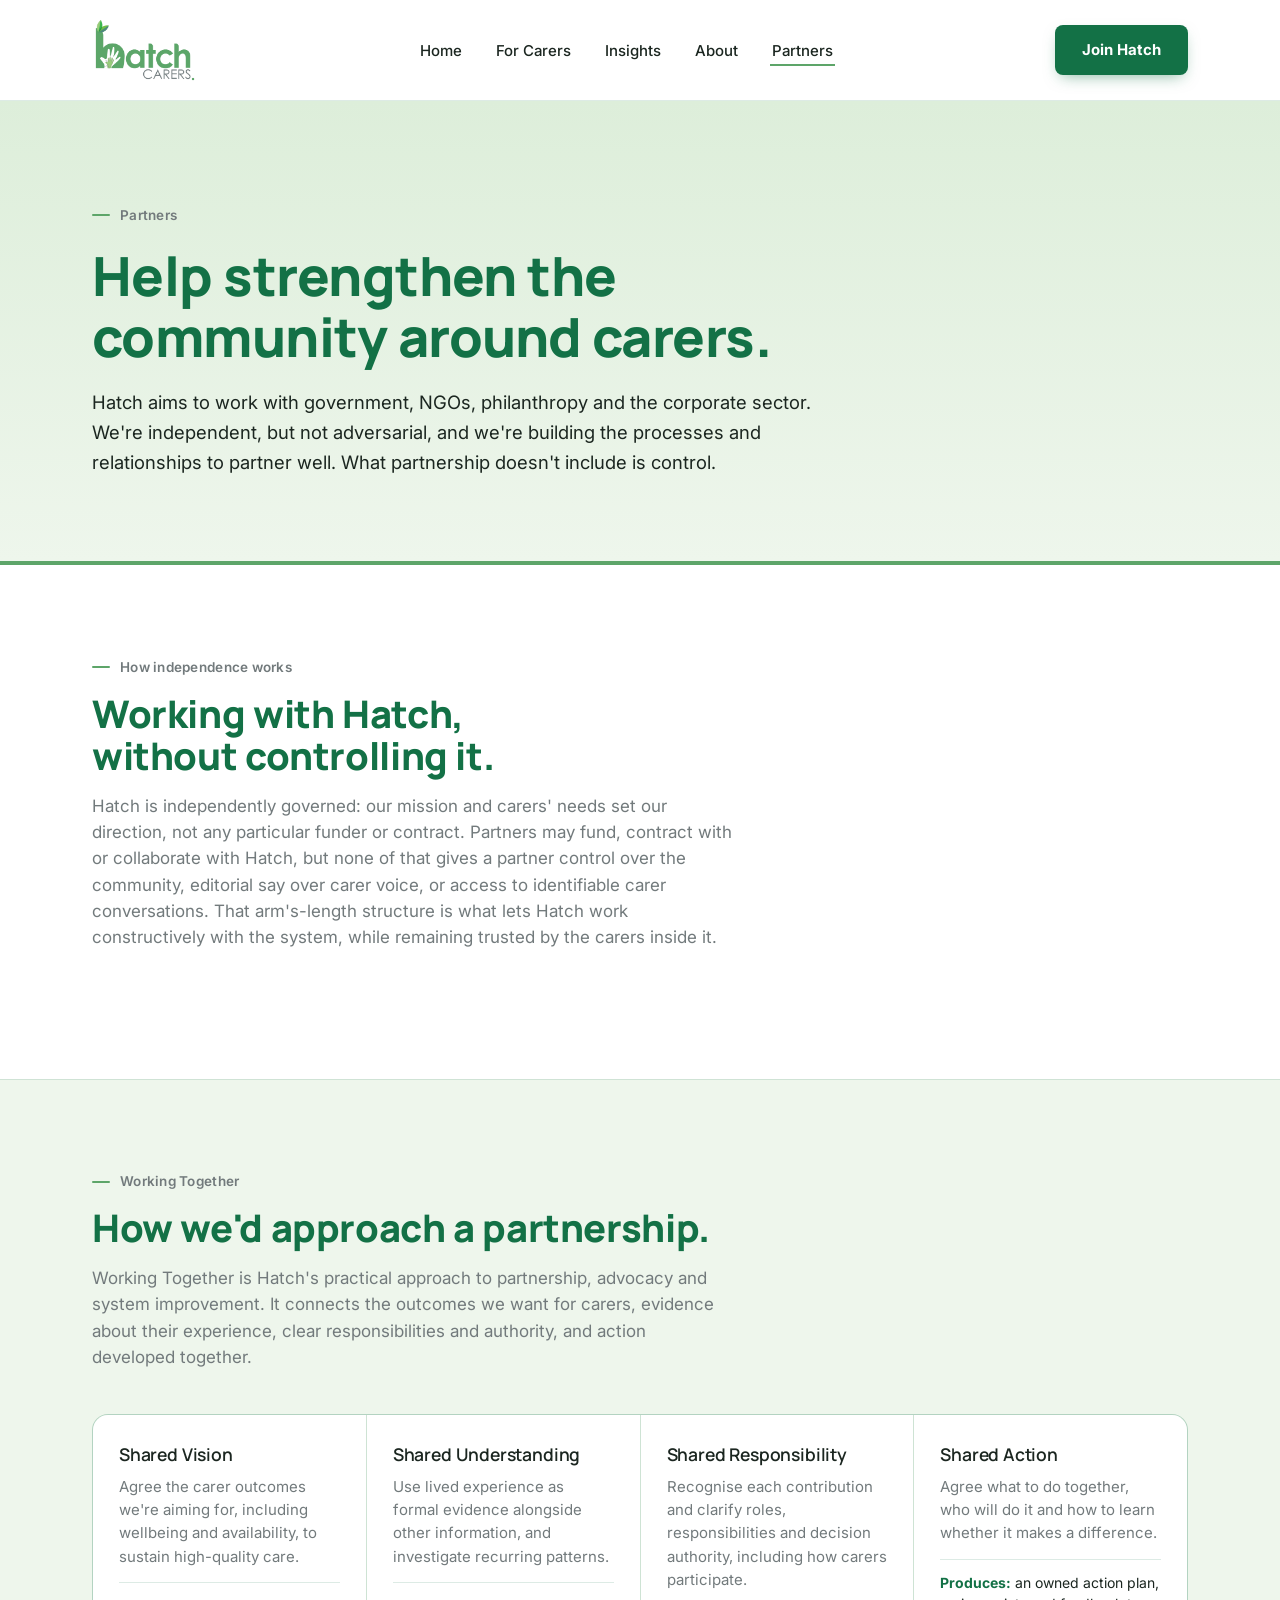
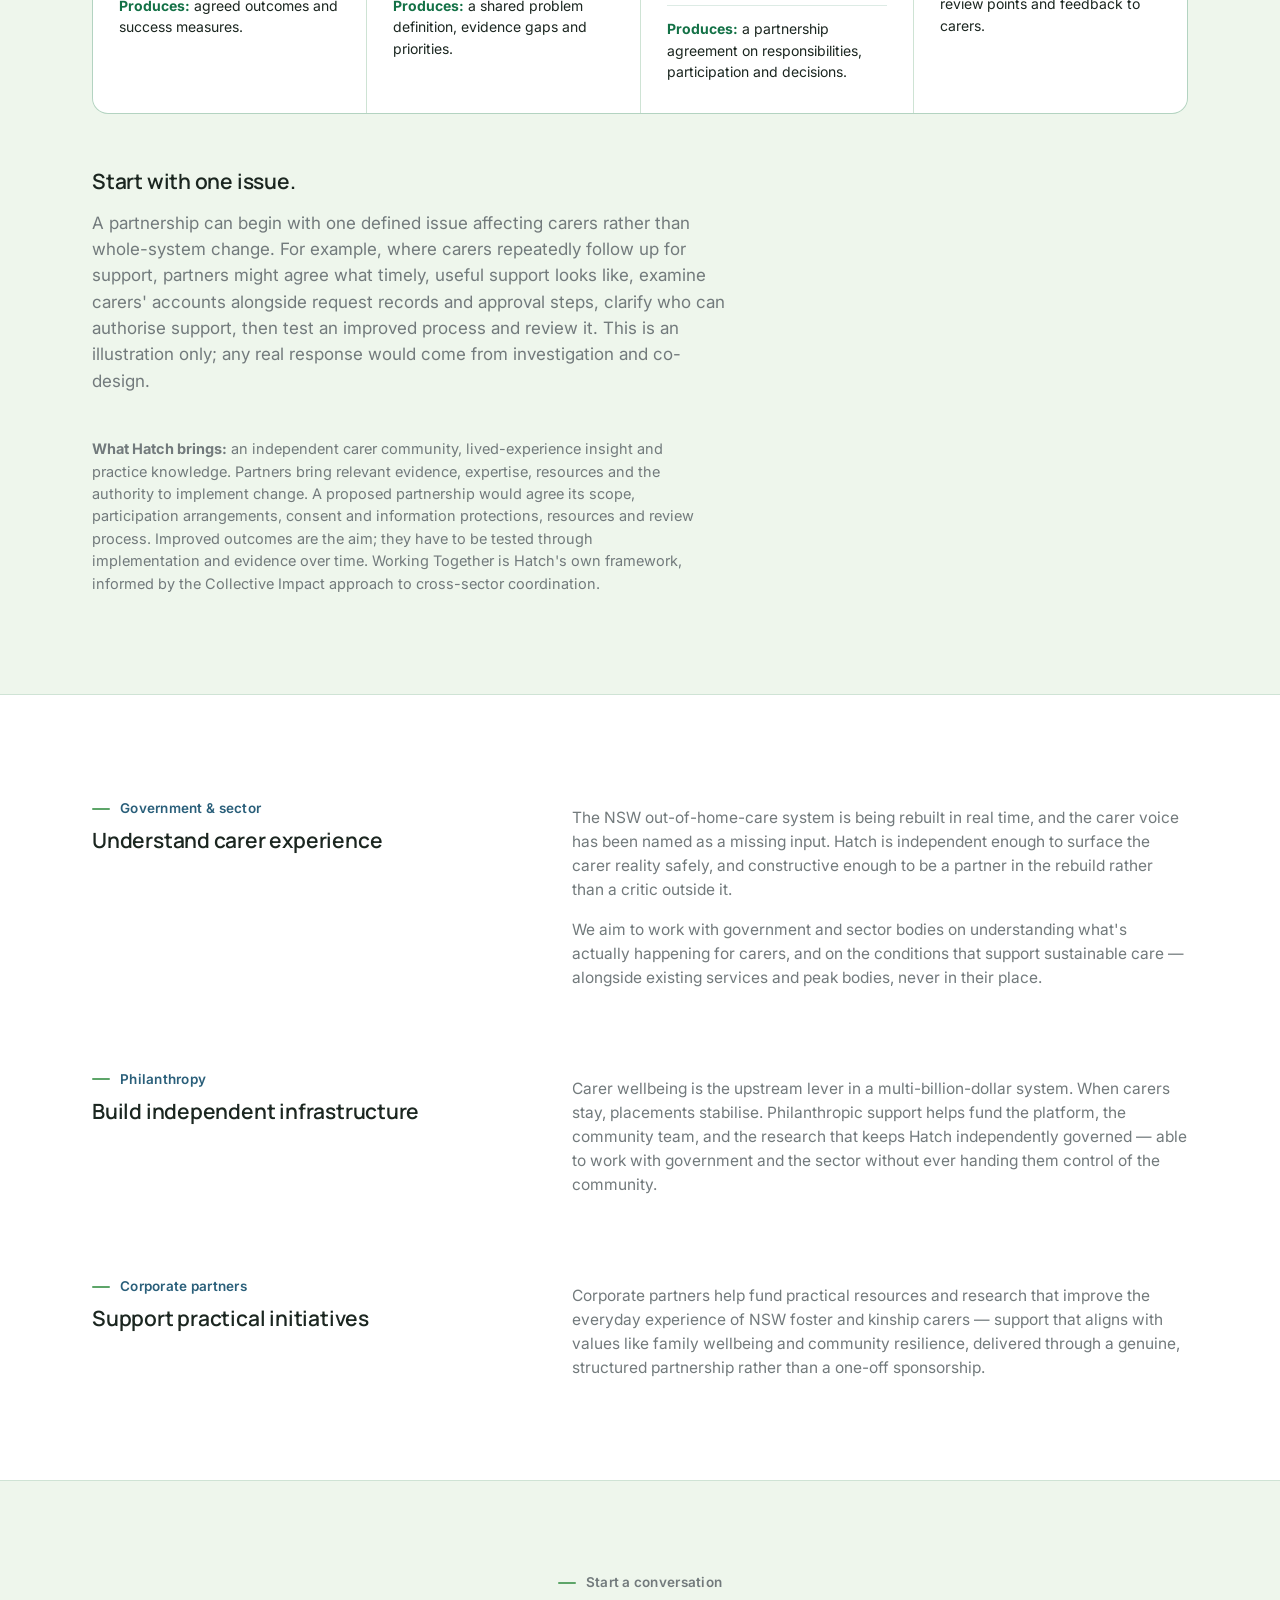
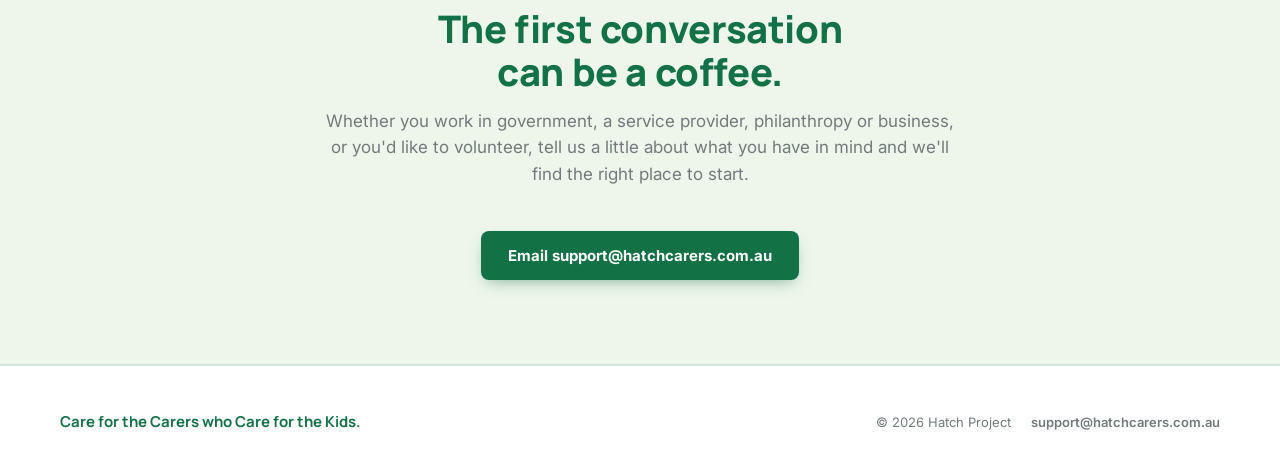
<file: partners.html>
<!DOCTYPE html>
<html lang="en">
<head>
<meta charset="UTF-8">
<meta name="viewport" content="width=device-width, initial-scale=1.0">
<title>Partners — Hatch Carers</title>
<meta name="description" content="How government, philanthropy and corporate partners can work with Hatch Carers.">
<link rel="preconnect" href="https://fonts.googleapis.com">
<link rel="preconnect" href="https://fonts.gstatic.com" crossorigin>
<link href="https://fonts.googleapis.com/css2?family=Manrope:wght@600;700;800&family=Inter:wght@400;500;600&display=swap" rel="stylesheet">
<link rel="stylesheet" href="assets/site.css">
<style>
  .partner-detail{ display:grid; gap:56px; margin-top:12px; }
  .partner-row{ display:grid; grid-template-columns:1fr 1.4fr; gap:40px; align-items:start; }
  .partner-row h3{ font-size:21px; margin:10px 0 12px; }
  .partner-row p{ font-size:15.5px; color:var(--warm-grey); }
  @media (max-width:900px){ .partner-row{ grid-template-columns:1fr; } }
</style>
</head>
<body>

<a href="#main" class="skip-link">Skip to content</a>

<header>
  <nav class="nav">
    <a href="index.html" class="logo-link" aria-label="Hatch Carers, home">
      <img src="assets/hatch-logo.png" alt="Hatch Carers">
    </a>
    <button class="nav-toggle" id="navToggle" aria-expanded="false" aria-controls="navLinks" aria-label="Toggle menu">
      <svg viewBox="0 0 24 24" fill="none" stroke-width="2" stroke-linecap="round"><line x1="3" y1="6" x2="21" y2="6"/><line x1="3" y1="12" x2="21" y2="12"/><line x1="3" y1="18" x2="21" y2="18"/></svg>
    </button>
    <ul class="nav-links" id="navLinks">
      <li><a href="index.html">Home</a></li>
      <li><a href="for-carers.html">For Carers</a></li>
      <li><a href="insights.html">Insights</a></li>
      <li><a href="about.html">About</a></li>
      <li><a href="partners.html" aria-current="page">Partners</a></li>
    </ul>
    <div class="nav-cta">
      <a href="join.html" class="btn btn-primary btn-cta">Join Hatch</a>
    </div>
  </nav>
</header>

<main id="main">

  <section class="page-hero">
    <div class="page-hero-inner">
      <span class="eyebrow">Partners</span>
      <h1>Help strengthen the community around carers.</h1>
      <p>
        Hatch aims to work with government, NGOs, philanthropy and the corporate sector.
        We're independent, but not adversarial, and we're building the processes and
        relationships to partner well. What partnership doesn't include is control.
      </p>
    </div>
  </section>

  <section>
    <div class="wrap-narrow">
      <div class="section-head reveal">
        <span class="eyebrow">How independence works</span>
        <h2>Working with Hatch, without controlling it.</h2>
        <p>
          Hatch is independently governed: our mission and carers' needs set our
          direction, not any particular funder or contract. Partners may fund, contract
          with or collaborate with Hatch, but none of that gives a partner control over
          the community, editorial say over carer voice, or access to identifiable
          carer conversations. That arm's-length structure is what lets Hatch work
          constructively with the system, while remaining trusted by the carers inside it.
        </p>
      </div>
    </div>
  </section>

  <section id="working-together" style="background:var(--sage-tint); border-top:1px solid var(--line); border-bottom:1px solid var(--line);">
    <div class="wrap">
      <div class="section-head reveal">
        <span class="eyebrow">Working Together</span>
        <h2>How we'd approach a partnership.</h2>
        <p>
          Working Together is Hatch's practical approach to partnership, advocacy and
          system improvement. It connects the outcomes we want for carers, evidence about
          their experience, clear responsibilities and authority, and action developed together.
        </p>
      </div>

      <div class="chapter-grid">
        <div class="chapter-card reveal">
          <h3>Shared Vision</h3>
          <p>Agree the carer outcomes we're aiming for, including wellbeing and availability, to sustain high-quality care.</p>
          <p class="card-output"><strong>Produces:</strong> agreed outcomes and success measures.</p>
        </div>
        <div class="chapter-card reveal">
          <h3>Shared Understanding</h3>
          <p>Use lived experience as formal evidence alongside other information, and investigate recurring patterns.</p>
          <p class="card-output"><strong>Produces:</strong> a shared problem definition, evidence gaps and priorities.</p>
        </div>
        <div class="chapter-card reveal">
          <h3>Shared Responsibility</h3>
          <p>Recognise each contribution and clarify roles, responsibilities and decision authority, including how carers participate.</p>
          <p class="card-output"><strong>Produces:</strong> a partnership agreement on responsibilities, participation and decisions.</p>
        </div>
        <div class="chapter-card reveal">
          <h3>Shared Action</h3>
          <p>Agree what to do together, who will do it and how to learn whether it makes a difference.</p>
          <p class="card-output"><strong>Produces:</strong> an owned action plan, review points and feedback to carers.</p>
        </div>
      </div>

      <div class="section-head reveal" style="margin-top:56px;">
        <h3 style="font-size:21px;">Start with one issue.</h3>
        <p>
          A partnership can begin with one defined issue affecting carers rather than
          whole-system change. For example, where carers repeatedly follow up for support,
          partners might agree what timely, useful support looks like, examine carers'
          accounts alongside request records and approval steps, clarify who can authorise
          support, then test an improved process and review it. This is an illustration only;
          any real response would come from investigation and co-design.
        </p>
      </div>

      <p class="note-small">
        <strong>What Hatch brings:</strong> an independent carer community, lived-experience
        insight and practice knowledge. Partners bring relevant evidence, expertise, resources
        and the authority to implement change. A proposed partnership would agree its scope,
        participation arrangements, consent and information protections, resources and review
        process. Improved outcomes are the aim; they have to be tested through implementation
        and evidence over time. Working Together is Hatch's own framework, informed by the
        Collective Impact approach to cross-sector coordination.
      </p>
    </div>
  </section>

  <section>
    <div class="wrap">
      <div class="partner-detail">

        <div class="partner-row reveal">
          <div>
            <span class="eyebrow" style="color:var(--deep-blue);">Government &amp; sector</span>
            <h3>Understand carer experience</h3>
          </div>
          <div>
            <p>
              The NSW out-of-home-care system is being rebuilt in real time, and the
              carer voice has been named as a missing input. Hatch is independent enough
              to surface the carer reality safely, and constructive enough to be a partner
              in the rebuild rather than a critic outside it.
            </p>
            <p>
              We aim to work with government and sector bodies on understanding what's actually
              happening for carers, and on the conditions that support sustainable care —
              alongside existing services and peak bodies, never in their place.
            </p>
          </div>
        </div>

        <div class="partner-row reveal">
          <div>
            <span class="eyebrow" style="color:var(--deep-blue);">Philanthropy</span>
            <h3>Build independent infrastructure</h3>
          </div>
          <div>
            <p>
              Carer wellbeing is the upstream lever in a multi-billion-dollar system. When
              carers stay, placements stabilise. Philanthropic support helps fund the
              platform, the community team, and the research that keeps Hatch independently
              governed — able to work with government and the sector without ever handing
              them control of the community.
            </p>
          </div>
        </div>

        <div class="partner-row reveal">
          <div>
            <span class="eyebrow" style="color:var(--deep-blue);">Corporate partners</span>
            <h3>Support practical initiatives</h3>
          </div>
          <div>
            <p>
              Corporate partners help fund practical resources and research that improve
              the everyday experience of NSW foster and kinship carers — support that
              aligns with values like family wellbeing and community resilience, delivered
              through a genuine, structured partnership rather than a one-off sponsorship.
            </p>
          </div>
        </div>

      </div>
    </div>
  </section>

  <section style="background:var(--sage-tint); border-top:1px solid var(--line); border-bottom:1px solid var(--line);">
    <div class="wrap-narrow">
      <div class="section-head center reveal">
        <span class="eyebrow">Start a conversation</span>
        <h2>The first conversation can be a coffee.</h2>
        <p>Whether you work in government, a service provider, philanthropy or business, or you'd like to volunteer, tell us a little about what you have in mind and we'll find the right place to start.</p>
      </div>
      <div style="text-align:center;">
        <a href="mailto:support@hatchcarers.com.au" class="btn btn-primary btn-cta">Email support@hatchcarers.com.au</a>
      </div>
    </div>
  </section>

</main>

<footer>
  <div class="footer-inner">
    <span class="footer-mission">Care for the Carers who Care for the Kids.</span>
    <span class="footer-meta">
      <span>© <span id="year"></span> Hatch Project</span>
      <a href="mailto:support@hatchcarers.com.au">support@hatchcarers.com.au</a>
    </span>
  </div>
</footer>

<script src="assets/site.js"></script>
</body>
</html>
</file>
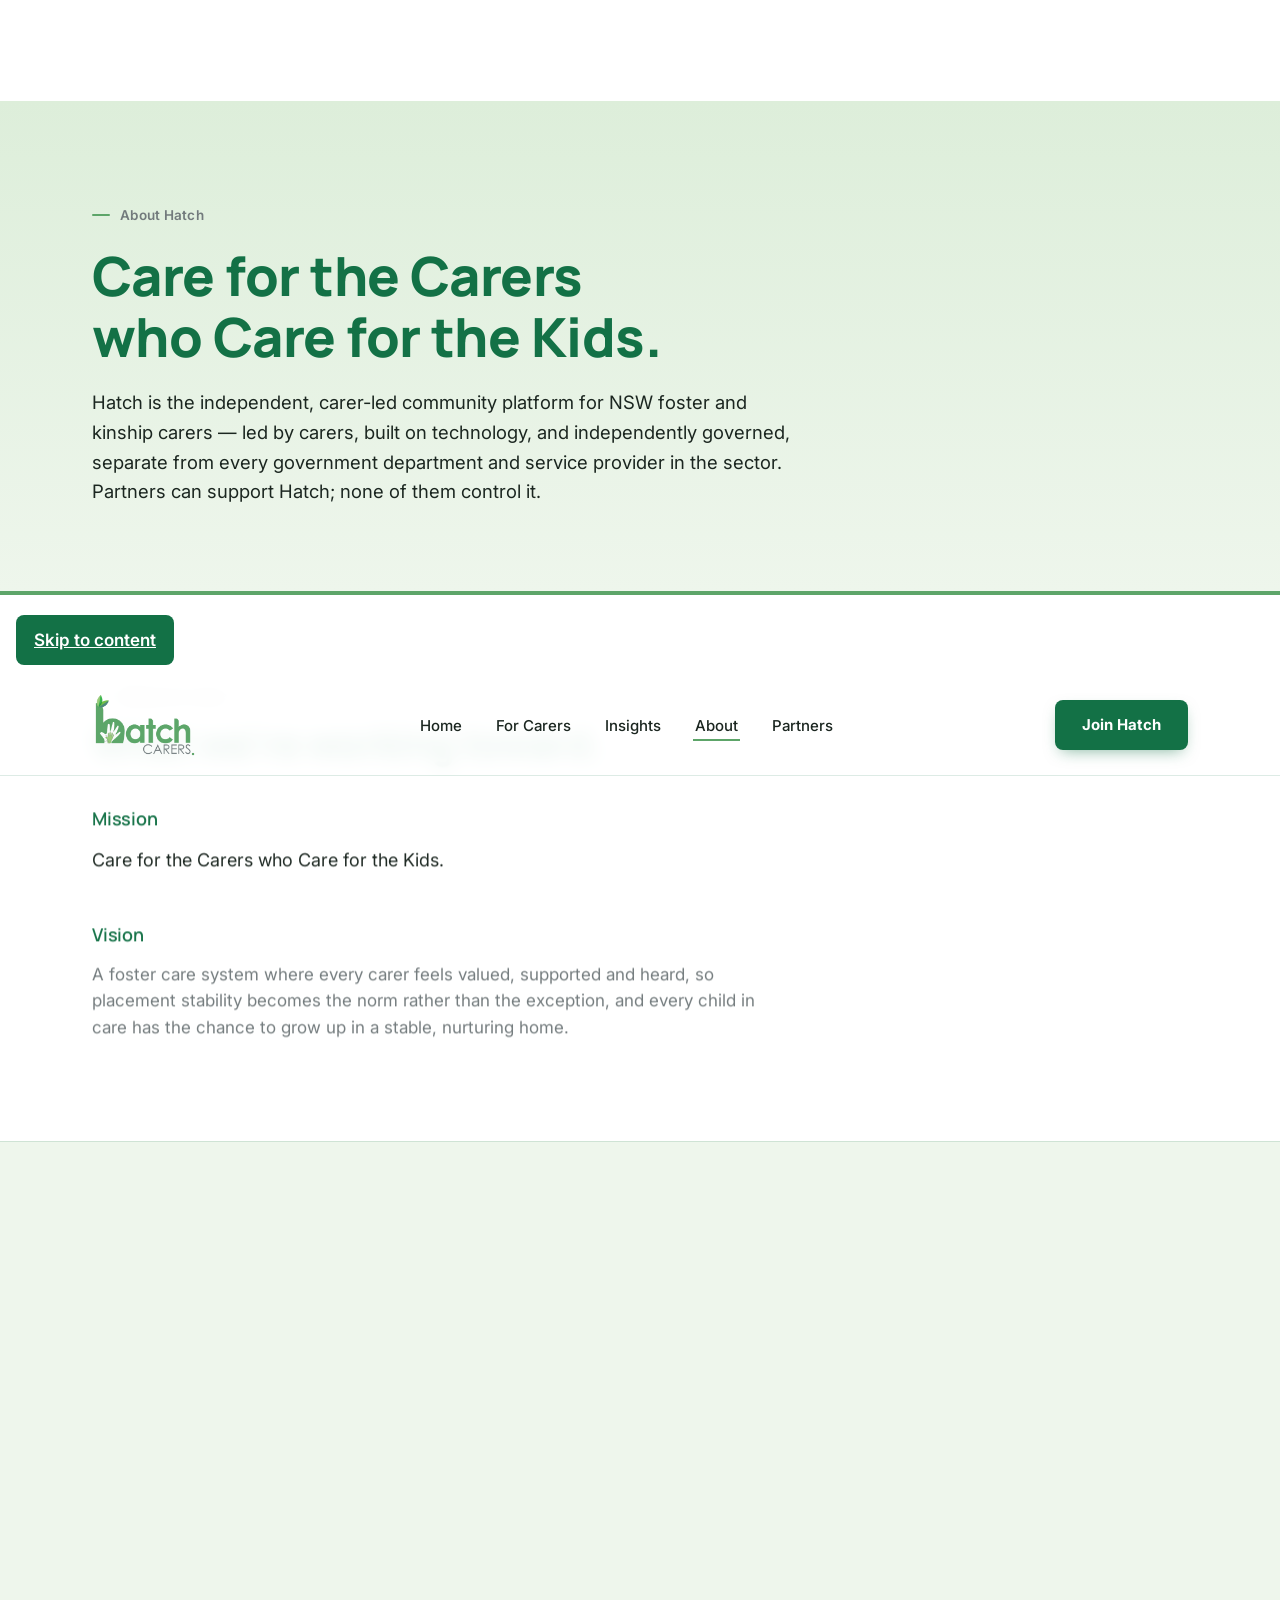
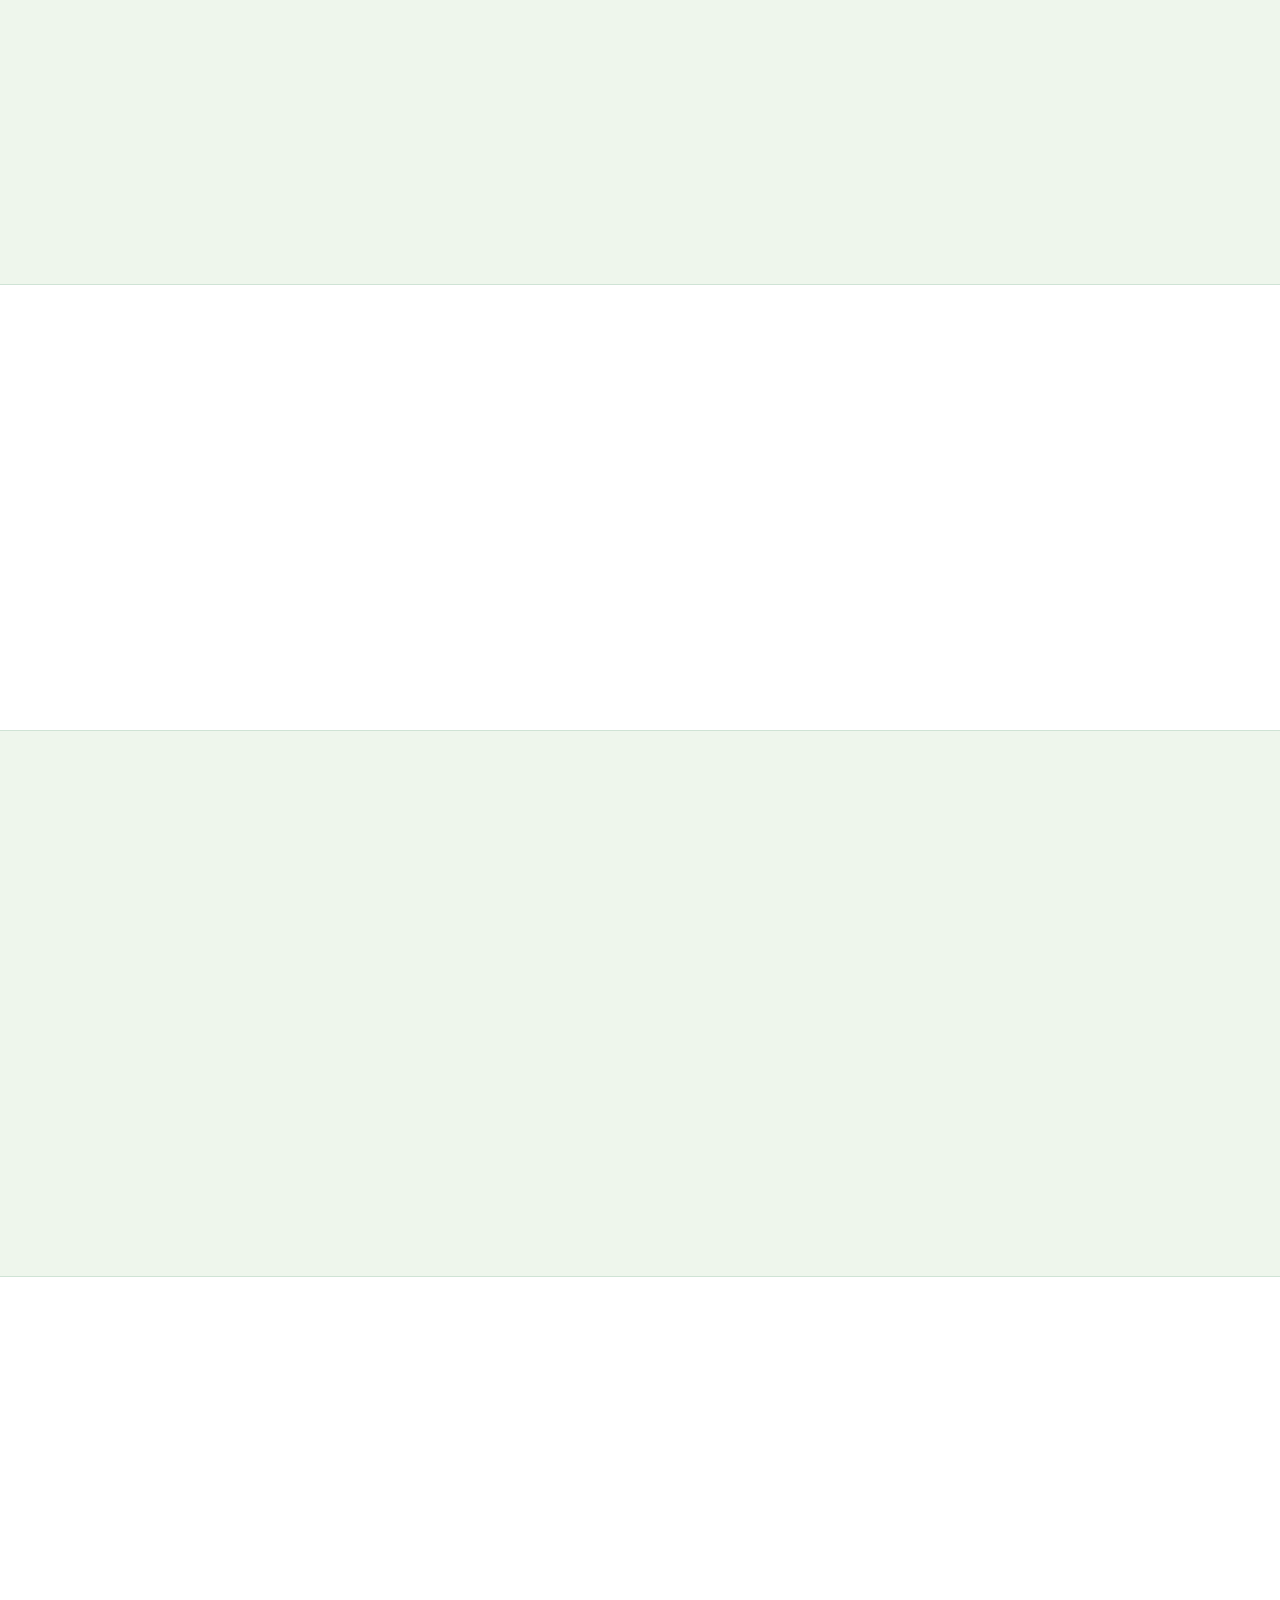
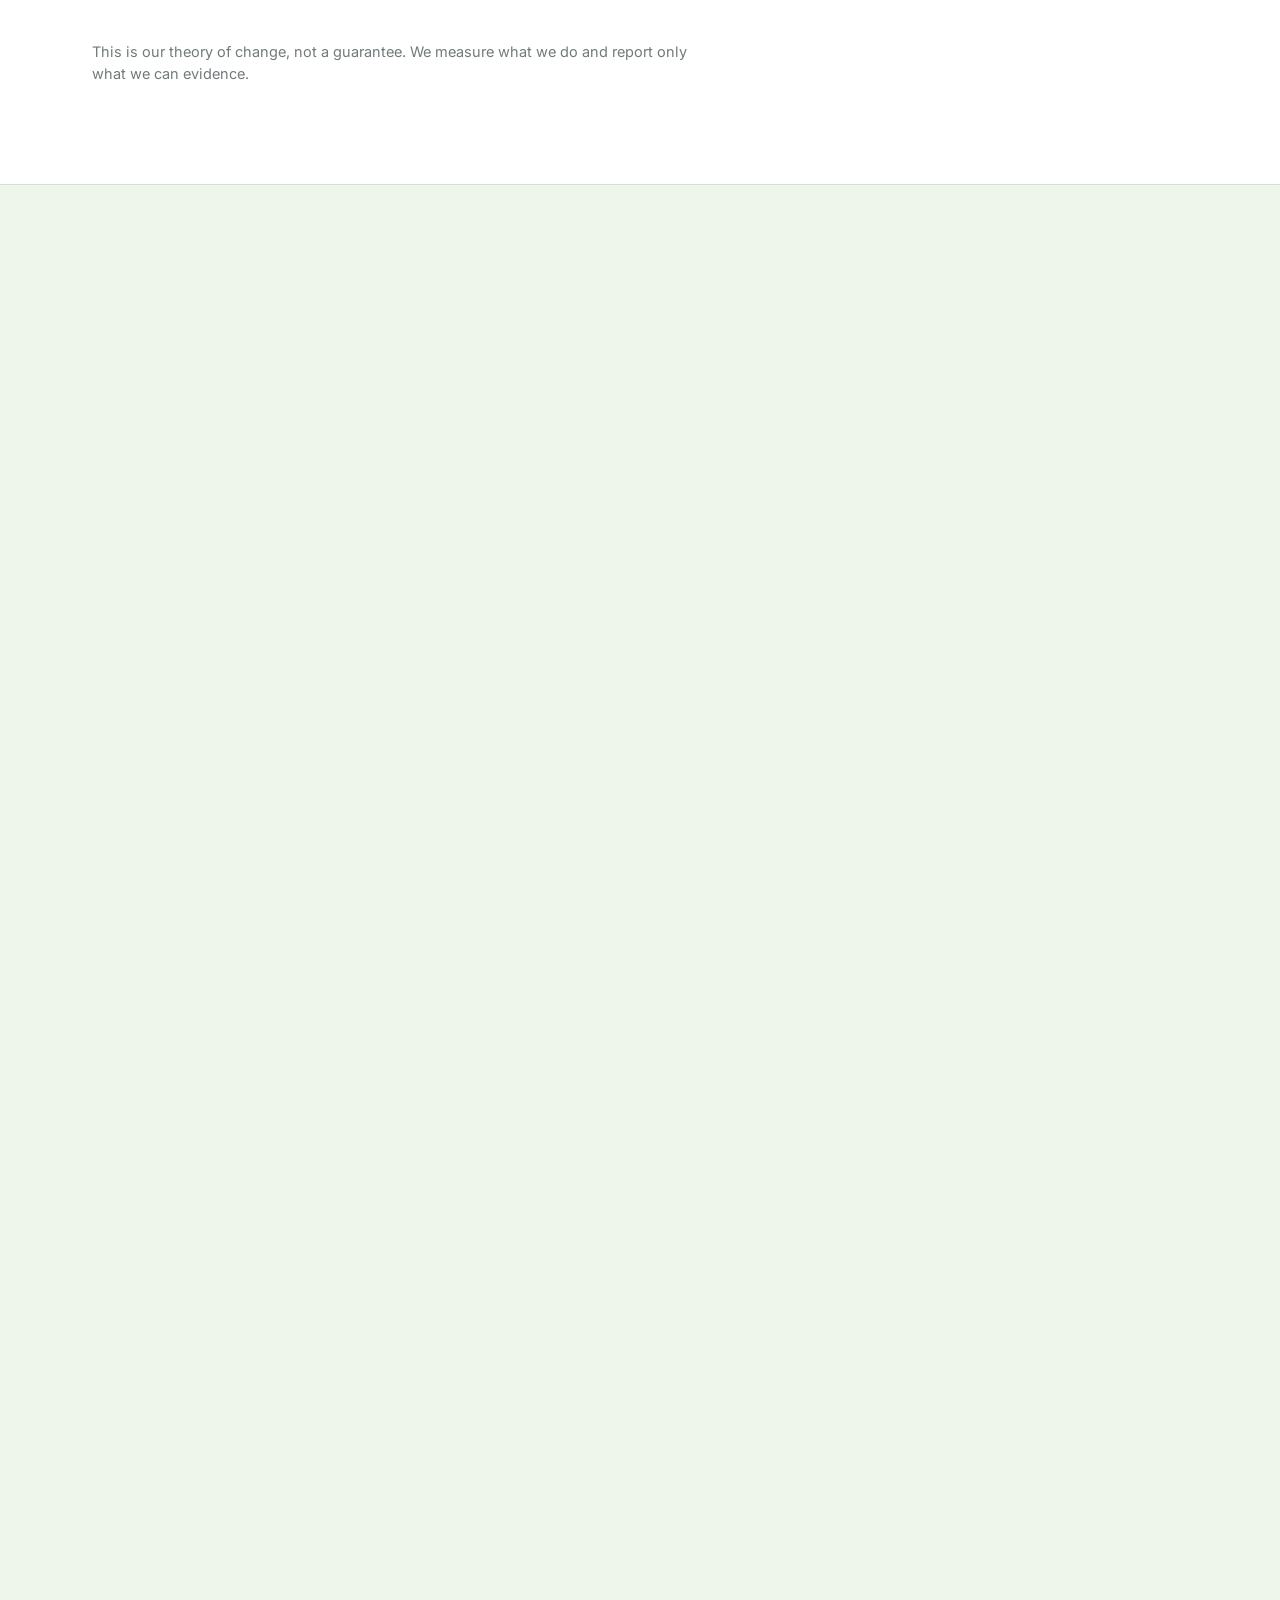
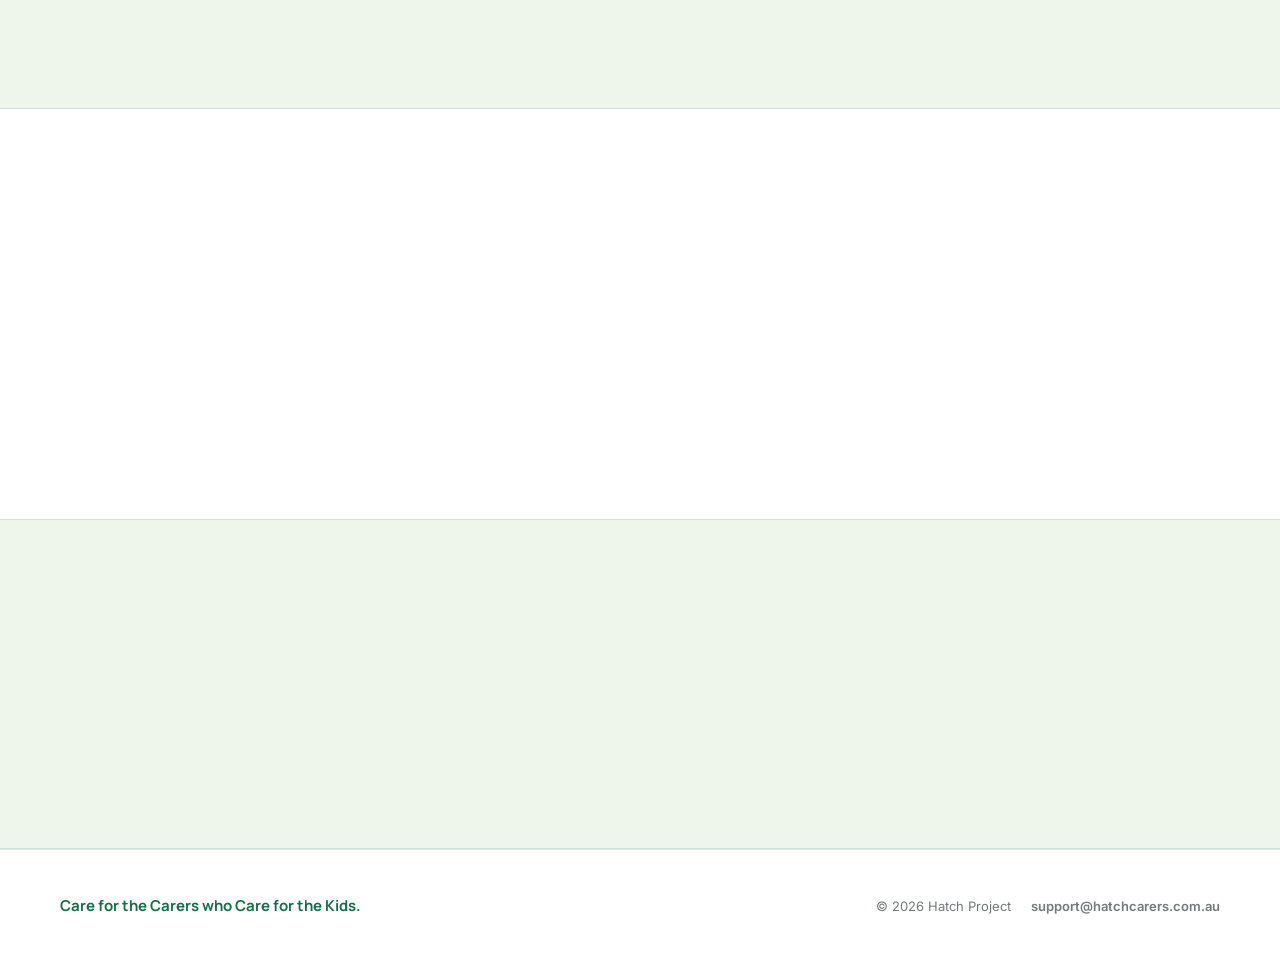
<file: team.html>
<!DOCTYPE html>
<html lang="en">
<head>
<meta charset="UTF-8">
<meta http-equiv="refresh" content="0; url=about.html#team">
<link rel="canonical" href="about.html#team">
<title>Our Team — Hatch Carers</title>
<meta name="robots" content="noindex">
</head>
<body>
<p>Our team now lives on the <a href="about.html#team">About page</a>.</p>
</body>
</html>
</file>
<file: assets/site.css>
/* ===================================================================
   Hatch Carers — shared design system
   Used by every page. Page-specific layout lives in a small <style>
   block in each HTML file; everything reusable lives here.
=================================================================== */

:root{
  --forest:#137146;
  --green:#5DA569;
  --sage:#CBE6C6;
  --sage-tint:#EEF6EC;
  --deep-blue:#2A5F7A;
  --mid-blue:#97BFCC;
  --pale-blue:#D6EFF6;
  --warm-grey:#727A7C;
  --ink:#1B2620;
  --paper:#FFFFFF;
  --line: rgba(19,113,70,0.14);
  --max: 1160px;
}

*{ box-sizing:border-box; }
html{ scroll-behavior:smooth; }

body{
  margin:0;
  background:var(--paper);
  color:var(--ink);
  font-family:'Inter','Helvetica Neue',Arial,sans-serif;
  font-size:17px;
  line-height:1.55;
  -webkit-font-smoothing:antialiased;
}

h1,h2,h3,.display{
  font-family:'Manrope','Century Gothic',Arial,sans-serif;
  font-weight:800;
  line-height:1.12;
  letter-spacing:-0.01em;
  margin:0;
  color:var(--forest);
}
h3{ font-weight:600; color:var(--ink); }

p{ max-width:62ch; }
a{ color:inherit; }

.wrap{ max-width:var(--max); margin:0 auto; padding:0 32px; }
.wrap-narrow{ max-width:var(--max); margin:0 auto; padding:0 32px; } /* same left edge as .wrap; line length is limited by the text blocks themselves */

.eyebrow{
  font-family:'Inter',sans-serif;
  font-size:13.5px;
  font-weight:600;
  letter-spacing:0.02em;
  color:var(--warm-grey);
  display:inline-flex;
  align-items:center;
  gap:10px;
}
.eyebrow::before{
  content:'';
  width:18px;
  height:2px;
  background:var(--green);
  display:inline-block;
  border-radius:2px;
}

.skip-link{
  position:fixed; top:-60px; left:16px; z-index:100;
  background:var(--forest); color:#fff;
  padding:12px 18px; border-radius:8px; font-weight:600;
  transition:top .2s ease;
}
.skip-link:focus{ top:16px; }

:focus-visible{
  outline:2.5px solid var(--deep-blue);
  outline-offset:3px;
  border-radius:3px;
}

/* ---------- header / nav ---------- */
header{
  position:sticky; top:0; z-index:40;
  background:rgba(255,255,255,0.92);
  backdrop-filter:blur(10px) saturate(120%);
  border-bottom:1px solid var(--line);
}
.nav{
  display:flex; align-items:center; justify-content:space-between;
  padding:16px 32px;
  max-width:var(--max); margin:0 auto;
  gap:24px;
}
.logo-link{ display:flex; align-items:center; }
.logo-link img{ height:68px; width:auto; display:block; }

.nav-links{
  display:flex; align-items:center; gap:30px;
  list-style:none; margin:0; padding:0;
}
.nav-links a{
  text-decoration:none; font-size:15px; font-weight:500;
  color:var(--ink);
  padding:6px 2px; position:relative;
}
.nav-links a::after{
  content:''; position:absolute; left:0; right:0; bottom:0px; height:2px;
  background:var(--green); transform:scaleX(0); transform-origin:left;
  transition:transform .25s ease;
}
.nav-links a:hover::after, .nav-links a[aria-current]::after{ transform:scaleX(1); }

.btn{
  display:inline-flex; align-items:center; gap:8px;
  font-family:'Inter', sans-serif; font-weight:600; font-size:15px;
  padding:12px 22px; border-radius:8px;
  text-decoration:none; cursor:pointer; border:1.5px solid transparent;
  transition:transform .18s ease, box-shadow .18s ease, background .18s ease, border-color .18s ease;
  white-space:nowrap;
}
.btn-primary{ background:var(--forest); color:#fff; }
.btn-cta{
  font-weight:700; padding:12px 26px;
  box-shadow:0 6px 16px -6px rgba(19,113,70,0.55);
}
.btn-cta:hover{ box-shadow:0 10px 22px -6px rgba(19,113,70,0.6); }
.btn-primary:hover{ background:#0E5C39; transform:translateY(-1px); }
.btn-ghost{ border-color:var(--line); color:var(--ink); background:transparent; }
.btn-ghost:hover{ border-color:var(--forest); }
.btn:disabled{ opacity:0.6; cursor:not-allowed; transform:none; }

.nav-cta{ display:flex; align-items:center; gap:12px; }
.nav-toggle{ display:none; }

/* ---------- generic page hero (non-home pages) ---------- */
.page-hero{
  position:relative;
  padding:96px 0 84px;
  background:linear-gradient(180deg, #DDEEDA 0%, var(--sage-tint) 100%);
  border-bottom:4px solid var(--green);
}
.page-hero-inner{ max-width:var(--max); margin:0 auto; padding:0 32px; }
.page-hero h1{ font-size:clamp(34px, 5vw, 54px); max-width:20ch; margin-top:20px; text-wrap:balance; }
.page-hero p{ margin:22px 0 0; font-size:18.5px; color:var(--ink); max-width:60ch; line-height:1.6; }

/* ---------- section shells ---------- */
section{ padding:84px 0; }
.section-head{ max-width:640px; margin:0 0 44px; }
.section-head.center{ margin-left:auto; margin-right:auto; text-align:center; }
.section-head h2{ font-size:clamp(26px,3.2vw,38px); margin-top:14px; text-wrap:balance; }
.section-head p{ margin-top:16px; font-size:17px; color:var(--warm-grey); }

/* ---------- generic 4-up card grid (stats / values / chapters) ---------- */
.stat-grid, .chapter-grid, .value-list, .audience-grid, .partner-grid{
  display:grid; grid-template-columns:repeat(4, 1fr); gap:1px;
  background:var(--line);
  border:1px solid var(--line);
  border-radius:16px;
  overflow:hidden;
}
.value-list{ background:none; border:none; gap:20px; grid-template-columns:repeat(auto-fit, minmax(200px, 1fr)); }
.partner-grid{ grid-template-columns:repeat(3,1fr); background:none; border:none; gap:24px; }
.chapter-grid.three, .stat-grid.three{ grid-template-columns:repeat(3,1fr); }
.pillar-grid.three{ grid-template-columns:repeat(3,1fr); }
.chapter-grid.two{ grid-template-columns:repeat(2,1fr); }
.chapter-card .bullets{ margin:12px 0 0; padding-left:18px; font-size:14.5px; color:var(--warm-grey); }
.chapter-card .bullets li{ margin-bottom:6px; }
.chapter-card .card-output{ margin-top:14px; padding-top:12px; border-top:1px solid var(--line); font-size:14px; color:var(--ink); }
.chapter-card .card-output strong{ color:var(--forest); }
.note-small{ margin-top:28px; font-size:14.5px; color:var(--warm-grey); max-width:68ch; }
.status-grid{ display:grid; grid-template-columns:repeat(3,1fr); gap:20px; margin-top:8px; }
.status-card{ border-top:3px solid var(--green); padding:20px 4px 0; }
.status-card .status-tag{ font-size:12.5px; font-weight:700; letter-spacing:.04em; text-transform:uppercase; color:var(--forest); }
.status-card h3{ font-size:17px; margin:6px 0 8px; }
.status-card p{ font-size:15px; color:var(--warm-grey); margin:0; }

.stat, .chapter-card, .value, .audience, .partner-card{
  background:var(--paper);
  padding:30px 26px;
}
.value{ border:1px solid var(--line); border-radius:14px; padding:24px 20px; }
.partner-card{ border:1px solid var(--line); border-radius:16px; padding:30px 26px; }

.stat-number{
  font-family:'Manrope', sans-serif; font-weight:800; font-size:clamp(30px,3.4vw,42px);
  color:var(--forest); line-height:1;
}
.stat-label{ margin-top:12px; font-size:14.5px; color:var(--ink); line-height:1.45; }
.stat-source{ margin:20px 0 0; font-size:12.5px; color:var(--warm-grey); }

.chapter-card h3{ font-size:17.5px; margin-bottom:10px; }
.chapter-card p{ font-size:15px; color:var(--warm-grey); margin:0; }
.chapter-card .num{
  font-family:'Manrope',sans-serif; font-weight:800; font-size:13px; color:var(--green);
  letter-spacing:0.04em; margin-bottom:10px; display:block;
}

.value h3{ font-size:16px; color:var(--forest); margin-bottom:8px; }
.value p{ font-size:14px; color:var(--warm-grey); margin:0; }

.audience .eyebrow{ color:var(--deep-blue); font-size:12.5px; }
.audience .eyebrow::before{ background:var(--deep-blue); }
.audience h3{ font-size:16.5px; margin:12px 0 8px; }
.audience p{ font-size:14px; color:var(--warm-grey); margin:0; }

.partner-card h3{ font-size:18px; margin:10px 0 10px; }
.partner-card p{ font-size:15px; color:var(--warm-grey); margin:0 0 18px; }
.partner-card .eyebrow{ color:var(--deep-blue); }
.partner-card .eyebrow::before{ background:var(--deep-blue); }

/* ---------- pillar-style 4-up (no shared border grid) ---------- */
.pillar-grid{
  display:grid; grid-template-columns:repeat(4, 1fr); gap:24px; margin-top:8px;
}
.pillar{ border-top:3px solid var(--green); padding:24px 4px 0; }
.pillar h3{ font-size:17.5px; margin-bottom:10px; }
.pillar p{ font-size:15px; color:var(--warm-grey); margin:0; }

/* ---------- flow / chain sequences ---------- */
.flow{
  display:flex; align-items:stretch; gap:0; margin-top:44px; flex-wrap:wrap;
}
.flow-step{
  flex:1 1 160px;
  background:var(--paper); border:1px solid var(--line); border-radius:14px;
  padding:22px 18px; text-align:center; position:relative;
}
.flow-step .flow-index{
  width:26px; height:26px; border-radius:50%; background:var(--forest); color:#fff;
  display:flex; align-items:center; justify-content:center; font-size:13px; font-weight:700;
  margin:0 auto 12px;
}
.flow-step p{ font-size:14px; color:var(--ink); margin:0; max-width:none; line-height:1.4; }
.flow.five .flow-step{ flex:1 1 100px; padding:20px 10px; }
.flow.five .flow-step p{ font-size:13.5px; }
.flow.five .flow-arrow{ width:26px; }
.flow-arrow{
  display:flex; align-items:center; justify-content:center; flex:0 0 auto; width:34px;
  color:var(--green);
}
.flow-arrow svg{ width:20px; height:20px; }

/* ---------- loop (value returns to carers first, then branches outward) ---------- */
.loop-return{
  display:flex; align-items:center; justify-content:center; gap:10px;
  margin-top:22px; color:var(--warm-grey); font-size:14px; font-weight:600;
}
.loop-return svg{ width:18px; height:18px; color:var(--green); flex:none; }
.loop-branch{ margin-top:8px; display:flex; flex-direction:column; align-items:center; }
.loop-branch-connector{ width:2px; height:30px; background:var(--line); }
.loop-branch-card{
  max-width:480px; text-align:center;
  border:1px solid var(--line); border-radius:14px; padding:22px 26px;
  background:var(--pale-blue);
}
.loop-branch-card .eyebrow{ justify-content:center; color:var(--deep-blue); }
.loop-branch-card .eyebrow::before{ background:var(--deep-blue); }
.loop-branch-card h3{ margin:10px 0 8px; font-size:17px; }
.loop-branch-card p{ font-size:14.5px; color:var(--ink); margin:0 auto; max-width:44ch; }

/* ---------- insight chain (dark) ---------- */
.chain-dark{ background:var(--forest); color:#fff; }
.chain-dark h2{ color:#fff; }
.chain-dark .eyebrow{ color:var(--sage); }
.chain-dark .eyebrow::before{ background:var(--sage); }
.chain-dark .section-head p{ color:rgba(255,255,255,0.82); }
.chain-dark .flow-step{ background:rgba(255,255,255,0.06); border-color:rgba(255,255,255,0.18); }
.chain-dark .flow-step p{ color:#fff; }
.chain-dark .flow-step .flow-index{ background:var(--sage); color:var(--forest); }
.chain-dark .flow-arrow{ color:var(--sage); }

/* ---------- insight quote block ---------- */
.insight{ background:var(--forest); color:#fff; }
.insight .eyebrow{ color:var(--sage); }
.insight .eyebrow::before{ background:var(--sage); }
.insight-inner{ max-width:820px; text-align:left; }
.insight blockquote{
  margin:22px 0 0; font-family:'Manrope', sans-serif; font-weight:700;
  font-size:clamp(24px,3.4vw,34px); line-height:1.32; color:#fff;
}
.insight footer{
  all:unset; display:block; margin-top:18px; font-size:14.5px; color:var(--sage); font-weight:600;
}
.insight-body{ margin-top:28px; font-size:17px; color:rgba(255,255,255,0.86); max-width:64ch; }

/* ---------- CTA banner card (State of Foster Care, Partner with Hatch, etc) ---------- */
.cta-card{
  background:var(--sage-tint); border:1px solid var(--line); border-radius:20px;
  padding:44px; display:flex; align-items:center; justify-content:space-between; gap:32px;
  flex-wrap:wrap;
}
.cta-card h3{ font-size:22px; margin:12px 0 8px; }
.cta-card p{ font-size:15.5px; color:var(--warm-grey); margin:0; max-width:52ch; }
.cta-card .cta-actions{ flex:none; }

/* ---------- video ---------- */
.video-frame{
  border-radius:16px; overflow:hidden;
  border:1px solid var(--line);
  box-shadow:0 24px 50px -28px rgba(19,113,70,0.4);
  background:#000;
}
.video-frame video{ display:block; width:100%; height:100%; object-fit:cover; }

/* organic blob mask used behind the hero video */
.organic-figure{ width:100%; align-self:center; }
.hero-visual{
  position:relative;
  width:100%; max-width:440px;
  height:0; padding-top:100%;
  margin:0 auto;
}
.hero-blob-shadow{
  position:absolute;
  top:10%; left:9%; right:-7%; bottom:-7%;
  background:var(--forest);
  border-radius:58% 42% 39% 61% / 61% 44% 56% 39%;
  transform:rotate(-7deg);
}
.hero-blob-media{
  position:absolute;
  top:-4%; left:-4%; right:11%; bottom:11%;
  border-radius:42% 58% 61% 39% / 39% 61% 42% 58%;
  overflow:hidden;
  transform:rotate(4deg);
  box-shadow:0 18px 40px -18px rgba(19,113,70,0.45);
}
.hero-blob-media video{
  position:absolute; inset:0;
  width:100%; height:100%;
  object-fit:cover;
  transform:rotate(-4deg) scale(1.22);
}
.hero-play{
  position:absolute; inset:0; display:flex; align-items:center; justify-content:center;
  background:rgba(19,38,32,0.18); cursor:pointer; border:none; padding:0;
  transform:rotate(-4deg) scale(1.22);
}
.hero-play svg{ width:56px; height:56px; filter:drop-shadow(0 6px 14px rgba(0,0,0,0.35)); }
.hero-play[data-playing="true"]{ display:none; }

/* ---------- team ---------- */
.team-grid{ display:grid; grid-template-columns:repeat(2, 1fr); gap:32px; }
.team-card{
  background:var(--paper); border:1px solid var(--line); border-radius:16px;
  padding:28px; display:flex; gap:22px; align-items:flex-start;
}
.team-photo{
  width:96px; height:96px; border-radius:50%; object-fit:cover; flex:none;
  background:var(--sage); border:1px solid var(--line);
}
.team-name{ font-size:19px; margin-bottom:4px; }
.team-title{ font-size:13.5px; font-weight:600; color:var(--green); margin-bottom:12px; display:block; }
.team-bio p{ font-size:15px; color:var(--warm-grey); margin:0 0 12px; line-height:1.6; }
.team-bio p:last-child{ margin-bottom:0; }
.team-bio blockquote{
  margin:12px 0; padding-left:14px; border-left:2px solid var(--sage);
  font-style:italic; color:var(--ink); font-size:14.5px; line-height:1.6;
}

/* condensed team preview (used on homepage) */
.team-preview-grid{ display:grid; grid-template-columns:repeat(3,1fr); gap:24px; }
.team-preview-card{ text-align:center; }
.team-preview-card img{
  width:84px; height:84px; border-radius:50%; object-fit:cover; margin:0 auto 14px;
  background:var(--sage); border:1px solid var(--line); display:block;
}
.team-preview-card .team-name{ font-size:16px; margin-bottom:2px; }
.team-preview-card .team-title{ font-size:13px; margin-bottom:0; }

/* ---------- contact ---------- */
.contact-simple{ max-width:560px; margin:0 auto; text-align:center; }
.contact-simple h2{ font-size:clamp(26px,3vw,36px); margin-top:14px; }
.contact-simple p{ color:var(--warm-grey); font-size:16.5px; margin:16px auto 0; max-width:44ch; }
.contact-simple .btn{ margin-top:28px; }
.socials{ display:flex; gap:12px; margin-top:32px; justify-content:center; }
.social-link{
  width:38px; height:38px; border-radius:50%; border:1px solid var(--line);
  display:flex; align-items:center; justify-content:center; text-decoration:none;
  transition:background .2s ease, border-color .2s ease;
}
.social-link:hover{ background:var(--forest); border-color:var(--forest); }
.social-link:hover svg{ stroke:#fff; }
.social-link svg{ width:16px; height:16px; stroke:var(--ink); transition:stroke .2s ease; }

/* ---------- footer ---------- */
footer{ padding:44px 32px 36px; border-top:1px solid var(--line); }
.footer-inner{
  max-width:var(--max); margin:0 auto;
  display:flex; align-items:center; justify-content:space-between;
  flex-wrap:wrap; gap:16px;
}
.footer-mission{ font-family:'Manrope', sans-serif; font-weight:700; color:var(--forest); font-size:15px; }
.footer-meta{ font-size:13px; color:var(--warm-grey); display:flex; gap:20px; flex-wrap:wrap; }
.footer-meta a{ text-decoration:none; font-weight:600; color:var(--warm-grey); }
.footer-meta a:hover{ color:var(--forest); }

/* ---------- reveal-on-scroll ---------- */
.reveal{ opacity:0; transform:translateY(16px); transition:opacity .6s ease, transform .6s ease; }
.reveal.is-visible{ opacity:1; transform:translateY(0); }
@media (prefers-reduced-motion: reduce){
  html{ scroll-behavior:auto; }
  .reveal{ opacity:1; transform:none; transition:none; }
}

/* ---------- responsive ---------- */
@media (max-width: 980px){
  .stat-grid, .chapter-grid{ grid-template-columns:repeat(2,1fr); }
  .chapter-grid.three, .stat-grid.three, .status-grid, .pillar-grid.three{ grid-template-columns:1fr; }
  .pillar-grid{ grid-template-columns:repeat(2,1fr); }
  .value-list{ grid-template-columns:repeat(2,1fr); }
  .audience-grid{ grid-template-columns:repeat(2,1fr); }
  .partner-grid{ grid-template-columns:1fr; }
  .team-preview-grid{ grid-template-columns:repeat(3,1fr); }
  .flow{ flex-direction:column; }
  .flow-arrow, .flow.five .flow-arrow{ transform:rotate(90deg); width:auto; height:28px; }
}

@media (max-width: 760px){
  .logo-link img{ height:52px; }
  .nav-links{
    position:fixed; inset:64px 16px auto 16px;
    background:var(--paper); border:1px solid var(--line); border-radius:14px;
    flex-direction:column; align-items:flex-start; padding:18px 22px; gap:16px;
    box-shadow:0 20px 50px -25px rgba(19,113,70,0.35);
    transform:translateY(-12px); opacity:0; pointer-events:none;
    transition:transform .2s ease, opacity .2s ease;
  }
  .nav-links.is-open{ transform:translateY(0); opacity:1; pointer-events:auto; }
  .nav-toggle{
    display:flex; align-items:center; justify-content:center;
    width:40px; height:40px; border-radius:8px; border:1px solid var(--line);
    background:transparent; cursor:pointer;
  }
  .nav-toggle svg{ width:20px; height:20px; stroke:var(--ink); }
  .page-hero{ padding:56px 0 48px; }
  section{ padding:60px 0; }
  .wrap, .wrap-narrow, .nav, .page-hero-inner{ padding-left:20px; padding-right:20px; }
  .stat-grid, .pillar-grid, .value-list, .audience-grid, .chapter-grid, .chapter-grid.two{ grid-template-columns:1fr; }
  .team-grid{ grid-template-columns:1fr; }
  .team-preview-grid{ grid-template-columns:1fr; }
  .team-card{ flex-direction:column; align-items:center; text-align:center; }
  .team-bio blockquote{ text-align:left; }
  .cta-card{ flex-direction:column; align-items:flex-start; }
}

/* ---------- contact form (questions to support) ---------- */
.contact-form{ max-width:560px; margin:28px auto 0; text-align:left; display:grid; gap:16px; }
.contact-form .cf-row{ display:grid; grid-template-columns:1fr 1fr; gap:16px; }
.contact-form label{ display:block; font-size:14.5px; font-weight:600; color:var(--ink); }
.contact-form input[type="text"], .contact-form input[type="email"], .contact-form textarea{
  display:block; width:100%; margin-top:6px; padding:12px 14px;
  font:inherit; font-weight:400; color:var(--ink); background:#fff;
  border:1px solid var(--line); border-radius:10px;
}
.contact-form textarea{ resize:vertical; min-height:110px; }
.contact-form input:focus, .contact-form textarea:focus{ outline:2px solid var(--green); outline-offset:1px; }
.contact-form .btn{ justify-self:start; cursor:pointer; }
.contact-form .cf-honeypot{ position:absolute; left:-9999px; width:1px; height:1px; opacity:0; }
.contact-form .cf-status{ margin:0; min-height:20px; font-size:14.5px; font-weight:600; color:var(--forest); max-width:none; }
.contact-form .cf-status[data-state="error"]{ color:#B3261E; }
.contact-form .cf-alt{ margin:0; font-size:14px; color:var(--warm-grey); max-width:none; }
@media (max-width:760px){ .contact-form .cf-row{ grid-template-columns:1fr; } }
</file>
